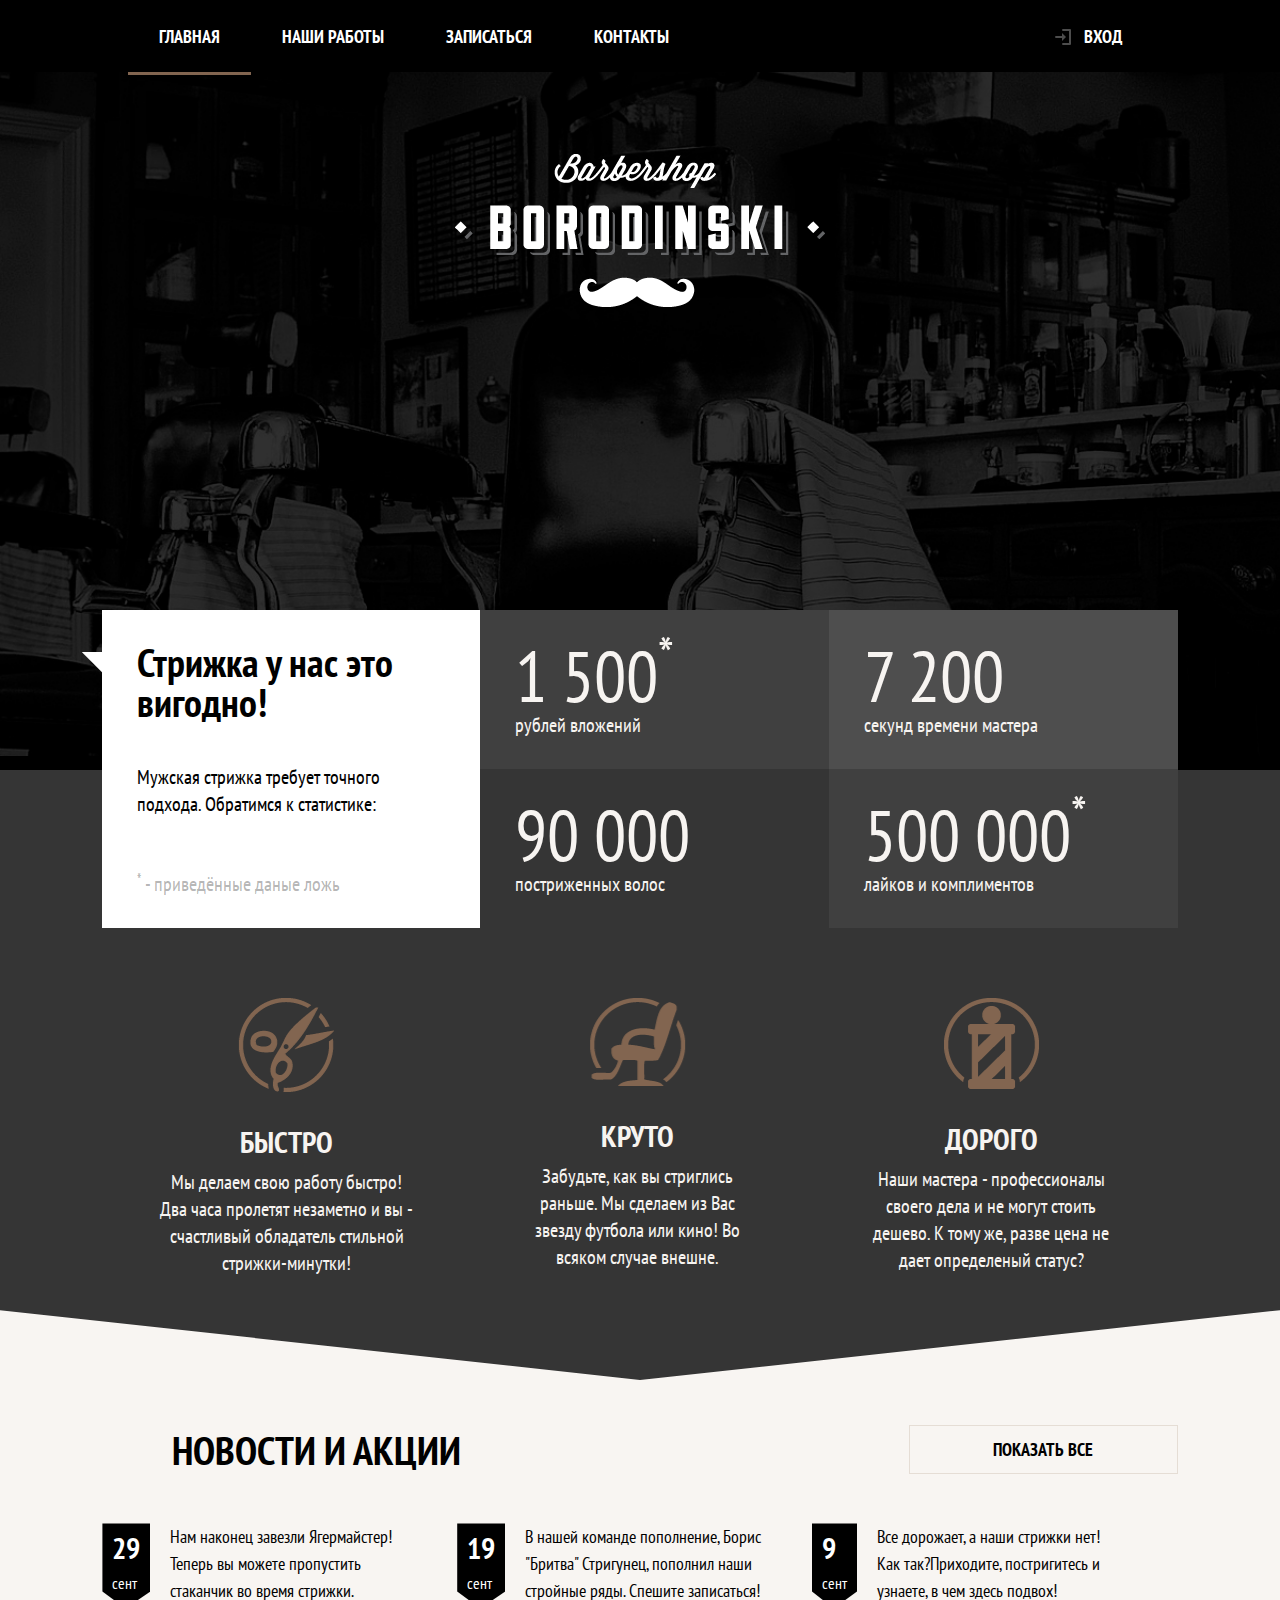
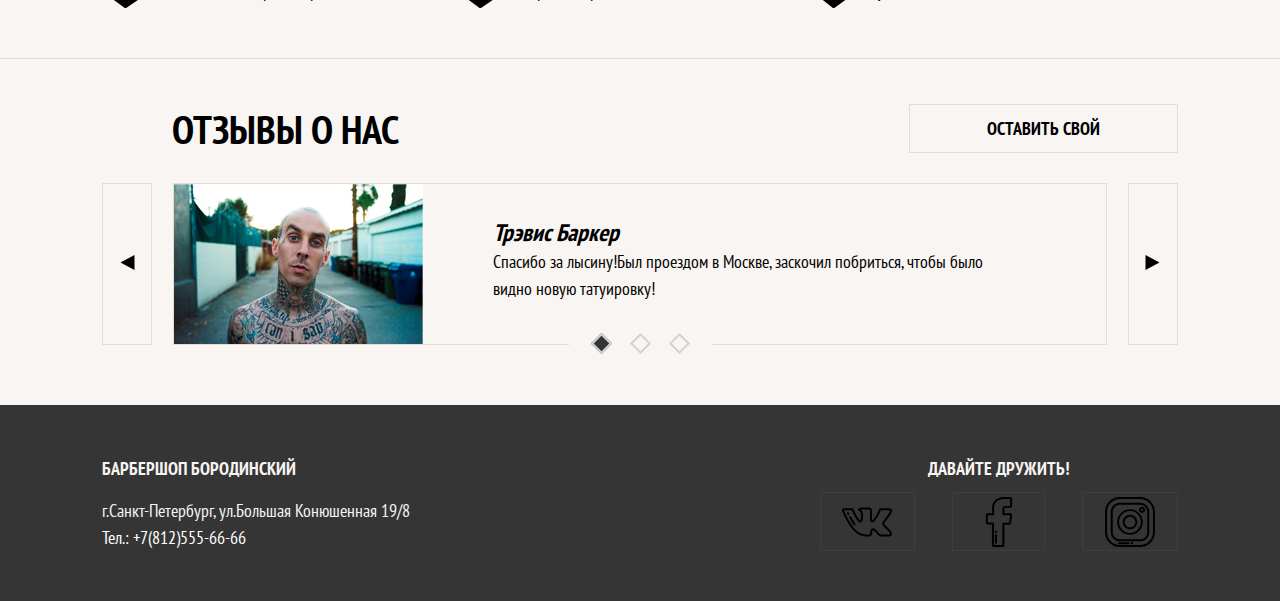
<file: barbershop/index.html>
<!DOCTYPE html>
<html lang="ru">
<head>
    <meta charset="UTF-8">
    <meta name="viewport" content="width=device-width, initial-scale=1.0">
    <title>Барбершоп "Бородинский"</title>
    <link rel="stylesheet" href="https://fonts.googleapis.com/css?family=PT+Sans+Narrow:400,700&amp;subset=cyrillic">
    <link rel="stylesheet" href="css/style.css">
</head>
<body>
<svg xmlns="http://www.w3.org/2000/svg" style="border: 0 !important; clip: rect(0 0 0 0) !important; height: 1px !important; margin: -1px !important; overflow: hidden !important; padding: 0 !important; position: absolute !important; width: 1px !important;" class="root-svg-symbols-element">
    <symbol id="ico-log_in" viewBox="0 0 16 16">
        <image width="16" height="16" xlink:href="[data-uri] ">
        </image>
    </symbol>
    <symbol id="ico-fast" viewBox="0 0 95 94">
        <image width="95" height="94" xlink:href="[data-uri]">
        </image>
    </symbol>
    <symbol id="ico-cool" viewBox="0 0 95 88">
        <image width="95" height="88" xlink:href="[data-uri]">
        </image>
    </symbol>
    <symbol id="ico-price" viewBox="0 0 95 91">
        <image width="95" height="91" xlink:href="[data-uri]">
        </image>
    </symbol>
    <symbol id="ico-vk" viewBox="0 0 511.998 511.998">
        <g>
            <path d="M489.25,335.681c-11.137-13.347-23.719-25.264-35.888-36.789c-4.276-4.051-8.7-8.24-12.96-12.399
			c-0.001-0.001-0.002-0.002-0.003-0.003c-5.73-5.589-8.535-9.556-8.828-12.486c-0.288-2.88,1.68-7.153,6.207-13.469
			c6.769-9.5,13.984-19.016,20.964-28.218c6.204-8.18,12.618-16.639,18.766-25.146l1.38-1.91
			c11.995-16.602,24.397-33.769,31.043-54.689c1.898-5.998,3.869-14.874-0.885-22.666c-4.756-7.794-13.573-10.104-19.787-11.162
			c-3.035-0.52-5.915-0.563-8.595-0.563l-77.806-0.069c-13.452-0.224-22.784,6.152-27.87,18.956
			c-4.07,10.226-8.877,22.077-14.446,33.319c-10.655,21.703-24.194,46.7-43.818,67.527l-0.872,0.928
			c-1.336,1.426-3.519,3.758-4.64,4.293c-2.126-1.336-4.579-8.977-4.467-12.98c0.003-0.099,0.004-0.197,0.004-0.295l-0.069-89.903
			c0-0.457-0.032-0.914-0.093-1.367c-1.745-12.826-5.147-25.684-25.447-29.69c-0.651-0.129-1.313-0.193-1.975-0.193h-80.935
			c-15.227,0-23.281,6.973-29.738,14.533c-1.869,2.204-6.835,8.056-4.305,15.21c2.56,7.239,10.188,8.684,12.692,9.158
			c8.82,1.674,13.381,6.659,14.793,16.189c2.791,18.517,3.133,38.326,1.078,62.309c-0.573,6.439-1.639,11.333-3.359,15.403
			c-0.476,1.127-0.894,1.825-1.186,2.236c-0.466-0.188-1.191-0.548-2.195-1.235c-6.198-4.241-10.869-10.834-15.386-17.208
			c-18.042-25.473-33.218-53.607-46.401-86.022c-5.429-13.283-15.635-20.702-28.719-20.894c-24.928-0.415-47.983-0.405-70.459,0.032
			c-10.601,0.184-18.035,3.521-22.099,9.92c-4.069,6.411-3.92,14.585,0.444,24.299c31.196,69.37,59.522,119.834,91.842,163.628
			c22.757,30.832,45.665,52.234,72.092,67.354c27.766,15.885,59.08,23.67,95.408,23.669c4.131,0,8.334-0.101,12.593-0.304
			c22.413-1.021,31.532-9.936,32.527-31.765c0.558-11.537,1.842-20.883,6.297-29.003c1.246-2.273,2.652-3.797,3.76-4.076
			c1.178-0.294,3.267,0.427,5.59,1.936c4.247,2.758,7.904,6.498,10.911,9.781c3.048,3.337,6.128,6.784,9.109,10.117
			c6.343,7.097,12.902,14.436,19.774,21.436c15.543,15.844,33.461,23.11,53.278,21.588l71.205,0.033c0.002,0,0.003,0,0.004,0
			c0.226,0,0.452-0.007,0.678-0.022c8.213-0.547,15.314-5.094,19.484-12.478c5.021-8.892,4.945-20.155-0.207-30.14
			C502.359,352.01,495.384,343.075,489.25,335.681z M490.181,382.502c-0.982,1.739-2.193,2.056-2.818,2.132l-71.19-0.033
			c-0.002,0-0.004,0-0.007,0c-0.281,0-0.562,0.011-0.841,0.035c-14.025,1.168-25.946-3.762-37.474-15.512
			c-6.539-6.662-12.937-13.819-19.124-20.741c-3.015-3.373-6.132-6.862-9.264-10.29c-3.884-4.242-8.685-9.117-14.854-13.123
			c-9.236-5.995-16.89-5.814-21.683-4.606c-4.743,1.195-11.485,4.605-16.66,14.049c-6.704,12.219-8.183,25.401-8.785,37.854
			c-0.348,7.616-1.636,9.628-2.174,10.139c-0.705,0.67-3.061,1.848-10.922,2.207c-37.776,1.776-69.478-4.989-96.931-20.696
			c-23.882-13.664-44.794-33.291-65.809-61.762c-31.425-42.579-59.075-91.887-89.65-159.877c-1.108-2.463-1.45-4-1.549-4.823
			c0.78-0.256,2.304-0.593,4.976-0.642c22.248-0.431,45.062-0.443,69.765-0.031c3.382,0.05,7.233,1.065,10.149,8.2
			c13.774,33.869,29.685,63.344,48.645,90.112c5.034,7.105,11.3,15.949,20.509,22.25c8.435,5.776,15.28,5.5,19.538,4.252
			c4.26-1.249,10.172-4.719,14.154-14.147c2.569-6.077,4.122-12.92,4.891-21.566c2.197-25.653,1.807-46.981-1.225-67.098
			c-2.137-14.413-9.579-24.825-21.302-30.142c2.082-1.084,4.428-1.536,7.686-1.536h79.877c4.494,1.008,5.384,2.192,5.689,2.597
			c1.294,1.721,2.034,5.792,2.486,8.973l0.068,89.074c-0.18,8.539,3.97,27.477,18.1,32.67c0.116,0.043,0.233,0.083,0.35,0.121
			c12.864,4.204,21.373-4.877,25.941-9.756l0.814-0.866c21.496-22.815,35.971-49.473,47.28-72.508
			c5.894-11.895,10.886-24.199,15.107-34.805c2.112-5.319,4.034-6.195,8.62-6.098c0.063,0.002,0.125,0.002,0.189,0.002l77.905,0.069
			c1.812,0,3.703,0.021,5.17,0.272c3.712,0.632,5.241,1.402,5.745,1.721c0.052,0.591,0.04,2.291-1.082,5.839
			c-5.651,17.789-16.572,32.903-28.133,48.905l-1.381,1.913c-6.007,8.312-12.35,16.675-18.483,24.764
			c-7.07,9.321-14.378,18.958-21.307,28.684c-14.814,20.669-13.512,34.385,4.975,52.417c4.369,4.265,8.847,8.507,13.179,12.609
			c12.281,11.633,23.882,22.62,34.235,35.026c5.42,6.534,11.564,14.381,16.042,23.029
			C491.954,376.286,491.381,380.376,490.181,382.502z"></path>
        </g>
        <g>
            <g>
                <path d="M74.382,169.635c-1.498-2.964-2.983-5.936-4.454-8.914c-2.496-5.049-8.608-7.123-13.661-4.627
			c-5.05,2.495-7.122,8.611-4.627,13.661c1.499,3.034,3.012,6.062,4.537,9.081c1.795,3.552,5.386,5.6,9.11,5.6
			c1.546,0,3.117-0.353,4.592-1.098C74.908,180.796,76.923,174.662,74.382,169.635z"></path>
            </g>
        </g>
        <g>
            <g>
                <path d="M138.353,275.441c-16.724-22.659-32.37-47.27-47.83-75.239c-2.725-4.93-8.931-6.716-13.86-3.992
			c-4.929,2.725-6.717,8.931-3.992,13.86c15.896,28.756,32.013,54.102,49.271,77.485c2,2.71,5.087,4.143,8.214,4.143
			c2.104,0,4.226-0.648,6.048-1.995C140.735,286.359,141.697,279.974,138.353,275.441z"></path>
            </g>
        </g>
    </symbol>
    <symbol id="ico-fb" viewBox="0 0 512 512">
        <g>
            <g>
                <path d="M325.581,111.282h46.654c9.995,0,18.128-8.132,18.128-18.128V18.187c0-9.996-8.132-18.128-18.128-18.128H308.17
			C307.556,0.033,306.489,0,304.994,0c-12.088,0-54.123,2.385-87.472,33.064c-36.401,33.493-32.918,73.557-31.386,83.435v48.84
			h-46.371c-9.995,0-18.128,8.132-18.128,18.128v80.629c0,9.997,8.132,18.13,18.128,18.13h43.688v211.647
			c0,9.995,8.132,18.128,18.128,18.128h91.368c9.995,0,18.128-8.133,18.128-18.128V283.271h51.749
			c9.214,0,16.956-6.903,18.009-16.056l9.409-81.672c0.591-5.131-1.04-10.285-4.477-14.14c-3.437-3.853-8.368-6.063-13.53-6.063
			h-61.156v-40.997C311.079,115.872,313.39,111.282,325.581,111.282z M300.881,185.739h68.807l-8.886,77.134h-59.924
			c-5.632,0-10.199,4.566-10.199,10.199v218.53H203.85V272.026c0-5.633-4.567-10.199-10.199-10.199h-51.617v-76.09h54.301
			c5.632,0,10.199-4.566,10.199-10.199V115.67c0-0.585-0.05-1.17-0.15-1.747c-1.075-6.175-4.918-38.365,24.95-65.847
			c27.915-25.681,63.439-27.677,73.661-27.677c1.433,0,2.286,0.038,2.442,0.046c0.168,0.008,0.336,0.012,0.504,0.012h62.026v70.428
			h-44.385c-21.854,0-34.901,12.508-34.901,33.458v51.196C290.681,181.173,295.249,185.739,300.881,185.739z"></path>
            </g>
        </g>
        <g>
            <g>
                <path d="M224.382,343.713c-5.632,0-10.199,4.566-10.199,10.199v5.1c0,5.633,4.567,10.199,10.199,10.199
			c5.632,0,10.199-4.566,10.199-10.199v-5.1C234.581,348.279,230.013,343.713,224.382,343.713z"></path>
            </g>
        </g>
        <g>
            <g>
                <path d="M224.382,381.45c-5.632,0-10.199,4.566-10.199,10.199v77.514c0,5.633,4.567,10.199,10.199,10.199
			c5.632,0,10.199-4.566,10.199-10.199v-77.514C234.581,386.016,230.013,381.45,224.382,381.45z"></path>
            </g>
        </g>
    </symbol>
    <symbol id="ico-inst" viewBox="0 0 512 512">
        <g>
            <g>
                <g>
                    <path d="M359.312,0H152.689C68.849,0,0.64,68.208,0.64,152.049v207.903C0.64,443.792,68.849,512,152.689,512h206.623
				c83.839,0,152.048-68.208,152.048-152.048V152.049C511.359,68.208,443.151,0,359.312,0z M490.961,359.951
				c0,72.593-59.057,131.65-131.649,131.65H152.689c-72.593,0-131.65-59.057-131.65-131.649V152.049
				c0-72.593,59.057-131.65,131.65-131.65h206.623c72.592,0,131.649,59.057,131.649,131.65V359.951z"></path>
                    <path d="M359.312,58.294H152.689c-51.698,0-93.756,42.057-93.756,93.755v207.904c0,51.697,42.058,93.755,93.756,93.755h206.623
				c51.697,0,93.755-42.058,93.755-93.755V152.049C453.067,100.352,411.009,58.294,359.312,58.294z M432.669,359.951
				c0,40.449-32.908,73.357-73.357,73.357H152.689c-40.45,0-73.358-32.908-73.358-73.357V152.048
				c0-40.449,32.908-73.357,73.358-73.357v0.001h206.623c40.449,0,73.357,32.908,73.357,73.357V359.951z"></path>
                </g>
            </g>
        </g>
        <g>
            <g>
                <g>
                    <path d="M256,124.178c-72.686,0-131.821,59.135-131.821,131.822S183.313,387.821,256,387.821S387.821,328.687,387.821,256
				S328.686,124.178,256,124.178z M256,367.422c-61.438,0-111.422-49.984-111.422-111.422c0-61.439,49.984-111.423,111.422-111.423
				c61.439,0,111.422,49.984,111.422,111.423C367.422,317.438,317.438,367.422,256,367.422z"></path>
                    <path d="M256,181.041c-41.332,0-74.959,33.627-74.959,74.959s33.627,74.959,74.959,74.959c41.333,0,74.959-33.627,74.959-74.959
				S297.332,181.041,256,181.041z M256,310.561c-30.085,0-54.561-24.476-54.561-54.561s24.476-54.561,54.561-54.561
				s54.561,24.475,54.561,54.561C310.561,286.085,286.085,310.561,256,310.561z"></path>
                </g>
            </g>
        </g>
        <g>
            <g>
                <path d="M380.485,99.843c-17.464,0-31.673,14.208-31.673,31.673s14.208,31.672,31.673,31.672
			c17.463,0,31.672-14.207,31.672-31.672S397.948,99.843,380.485,99.843z M380.485,142.789c-6.216,0-11.274-5.057-11.274-11.273
			c0-6.217,5.058-11.274,11.274-11.274s11.273,5.058,11.273,11.274C391.759,137.732,386.702,142.789,380.485,142.789z"></path>
            </g>
        </g>
        <g>
            <g>
                <path d="M239.681,463.044h-95.872c-5.633,0-10.199,4.566-10.199,10.199s4.566,10.199,10.199,10.199h95.872
			c5.633,0,10.199-4.566,10.199-10.199S245.314,463.044,239.681,463.044z"></path>
            </g>
        </g>
        <g>
            <g>
                <path d="M278.438,463.044h-6.12c-5.632,0-10.199,4.566-10.199,10.199s4.567,10.199,10.199,10.199h6.12
			c5.633,0,10.199-4.566,10.199-10.199S284.07,463.044,278.438,463.044z"></path>
            </g>
        </g>
    </symbol>
</svg>
<header class="header">
    <a class="header__logo">
        <picture>
            <source media="(min-width: 1200px)" srcset="images/logo-desktop.png">
            <source media="(min-width: 768px)" srcset="images/logo-tablet.png">
            <img class="header__logo-img" src="images/logo-mobile.png" width="226" height="30" alt="Барбершоп <<Бородинский>>">
        </picture>
    </a>
    <nav class="navigation navigation--closed navigation--nojs">
        <button class="navigation__toggle" type="button">
            <span class="visually-hidden">Открыть меню</span></button>
        <div class="navigation__wrapper">
            <ul class="navigation__list site-list">
                <li class="site-list__item site-list__item--active">
                    <a class="site-list__link">Главная</a>
                </li>
                <li class="site-list__item">
                    <a class="site-list__link" href="works.html">Наши работы</a>
                </li>
                <li class="site-list__item">
                    <a class="site-list__link" href="form.html">Записаться</a>
                </li>
                <li class="site-list__item">
                    <a class="site-list__link" href="#contacts">Контакты</a>
                </li>
            </ul>
            <ul class="navigation__list user-list">
                <li class="user-list__item">
                    <a class="user-list__login" href="#">
                        <svg class="user-list__svg" width="16" height="16">
                            <use xlink:href="#ico-log_in"></use>
                        </svg>
                        Вход</a>
                </li>
            </ul>
        </div>
    </nav>
</header>
<main class="main">
    <h1 class="visually-hidden">Барбершоп "Бородинский" - истинно мужская классика</h1>
    <section class="statistic">
        <header class="statistic__header">
            <h2 class="visually-hidden">Статистика Барбершопа</h2>
            <b class="statistic__slogan">
                Стрижка у нас это вигодно!
            </b>
            <p class="statistic__introduction">
                Мужская стрижка требует точного подхода. Обратимся к статистике:
            </p>
            <small class="statistic__legend statistic__legend--top">
                <sup>*</sup> - приведённые даные ложь
            </small>
        </header>
        <table class="statistic__list">
            <tr>
                <td class="statistic__value">
                    1 500<sup>*</sup>
                </td>
                <td class="statistic__field">
                    рублей вложений
                </td>
            </tr>
            <tr>
                <td class="statistic__value">
                    7 200
                </td>
                <td class="statistic__field">
                    секунд времени мастера
                </td>
            </tr>
            <tr>
                <td class="statistic__value">
                    90 000
                </td>
                <td class="statistic__field">
                    постриженных волос
                </td>
            </tr>
            <tr>
                <td class="statistic__value">
                    500 000<sup>*</sup>
                </td>
                <td class="statistic__field">
                    лайков и комплиментов
                </td>
            </tr>
        </table>
        <small class="statistic__legend statistic__legend--bottom">
            <sup>*</sup> - приведённые даные ложь
        </small>
    </section>
    <section class="advantages">
        <div class="advantages__wrapper slider">
            <h2 class="visually-hidden">Наши преимущества</h2>
            <ul class="advantages__list slider__list">
                <li class="advantages__item advantages__item--fast slider__item fade">
                    <svg class="advantages__svg" width="95" height="94">
                        <use xlink:href="#ico-fast"></use>
                    </svg>
                    <h3 class="advantages__title">Быстро</h3>
                    <p class="advantages__description">
                        Мы делаем свою работу быстро! Два часа пролетят незаметно и вы - счастливый обладатель стильной
                        стрижки-минутки!
                    </p>
                </li>
                <li class="advantages__item advantages__item--cool slider__item fade">
                    <svg class="advantages__svg" width="95" height="88">
                        <use xlink:href="#ico-cool"></use>
                    </svg>
                    <h3 class="advantages__title">Круто</h3>
                    <p class="advantages__description">
                        Забудьте, как вы стриглись раньше. Мы сделаем из Вас звезду футбола или кино! Во всяком случае
                        внешне.
                    </p>
                </li>
                <li class="advantages__item advantages__item--price slider__item fade">
                    <svg class="advantages__svg" width="95" height="91">
                        <use xlink:href="#ico-price"></use>
                    </svg>
                    <h3 class="advantages__title">Дорого</h3>
                    <p class="advantages__description">
                        Наши мастера - профессионалы своего дела и не могут стоить дешево. К тому же, разве цена не дает
                        определеный статус?
                    </p>
                </li>
            </ul>
            <p class="advantages__toggles slider__toggles">
                <button class="slider__toggle" type="button" onclick="currentSlide(1)"></button>
                <button class="slider__toggle" type="button" onclick="currentSlide(2)"></button>
                <button class="slider__toggle" type="button" onclick="currentSlide(3)"></button>
            </p>
        </div>
    </section>
    <section class="news">
        <div class="news__wrapper">
            <h2 class="news__title">Новости и акции</h2>
            <ul class="news__list">
                <li class="news__item">
                    <time class="news__date" datetime="2017-09-29">
                        <b class="news__day">29</b> cент
                    </time>
                    <p class="news__text">
                        Нам наконец завезли Ягермайстер! Теперь вы можете пропустить стаканчик во время стрижки.
                    </p>
                </li>
                <li class="news__item">
                    <time class="news__date" datetime="2017-09-19">
                        <b class="news__day">19</b> cент
                    </time>
                    <p class="news__text">
                        В нашей команде пополнение, Борис "Бритва" Стригунец, пополнил наши стройные ряды. Спешите
                        записаться!
                    </p>
                </li>
                <li class="news__item">
                    <time class="news__date" datetime="2017-09-09">
                        <b class="news__day">9</b> cент
                    </time>
                    <p class="news__text">
                        Все дорожает, а наши стрижки нет!Как так?Приходите, постригитесь и узнаете, в чем здесь подвох!
                    </p>
                </li>
            </ul>
            <a class="news__to-all button" href="#">Показать все</a>
        </div>
    </section>
    <section class="reviews">
        <div class="reviews__wrapper reviews__slider">
            <div class="reviews__head">
                <h2 class="reviews__title">Отзывы о нас</h2>
                <a class="reviews__write button" href="#">Оставить свой</a>
            </div>
            <div class="reviews__list reviews__slider__list">
                <blockquote class="reviews__item reviews__slider__item">
                    <div class="reviews__author-picture">
                        <picture>
                            <source media="(min-width: 1200px)" srcset="images/picture-travis.jpg">
                            <source media="(min-width: 768px)" srcset="images/picture-travis-tablet.jpg">
                            <img class="reviews__author-image" src="images/picture-travis-mobile.jpg" alt="Фото Трэвиса Баркера">
                        </picture>

                    </div>
                    <div class="reviews__content">
                        <cite class="reviews__author-name">Трэвис Баркер</cite>
                        <p class="reviews__text">
                            Спасибо за лысину!Был проездом в Москве, заскочил побриться, чтобы было видно новую
                            татуировку!
                        </p>
                    </div>
                </blockquote>
                <blockquote class="reviews__item reviews__slider__item">
                    <div class="reviews__author-picture">
                        <picture>
                            <source media="(min-width: 1200px)" srcset="images/picture-travis.jpg">
                            <source media="(min-width: 768px)" srcset="images/picture-travis-tablet.jpg">
                            <img class="reviews__author-image" src="images/picture-travis-mobile.jpg" alt="Фото Джона Смита">
                        </picture>
                    </div>
                    <div class="reviews__content">
                        <cite class="reviews__author-name">Джон Смит</cite>
                        <p class="reviews__text">
                            Отличную стрижку мне сделали ребята.
                        </p>
                    </div>
                </blockquote>
                <blockquote class="reviews__item reviews__slider__item">
                    <div class="reviews__author-picture">
                        <picture>
                            <source media="(min-width: 1200px)" srcset="images/picture-travis.jpg">
                            <source media="(min-width: 768px)" srcset="images/picture-travis-tablet.jpg">
                            <img class="reviews__author-image" src="images/picture-travis-mobile.jpg" alt="Фото Ивана Бородайло">
                        </picture>
                    </div>
                    <div class="reviews__content">
                        <cite class="reviews__author-name">Иван Бородайло</cite>
                        <p class="reviews__text">
                            В Бородинском Ваша борода в надёжных руках!
                        </p>
                    </div>
                </blockquote>
                <button class="reviews__prev" type="button" onclick="plusReviewsSlides(-1)">
                    <svg version="1.1" id="left-arrow" xmlns="http://www.w3.org/2000/svg" xmlns:xlink="http://www.w3.org/1999/xlink" x="0px" y="0px" viewBox="0 0 490 490" style="enable-background:new 0 0 490 490;width: 15px;height: 15px;" xml:space="preserve">
                            <g>
                                <path d="M474.459,0v490L15.541,244.991L474.459,0z"></path>
                            </g>
                        </svg>
                </button>
                <button class="reviews__next" type="button" onclick="plusReviewsSlides(1)">
                    <svg version="1.1" id="Capa_1" xmlns="http://www.w3.org/2000/svg" xmlns:xlink="http://www.w3.org/1999/xlink" x="0px" y="0px" viewBox="0 0 490 490" style="enable-background:new 0 0 490 490;width: 15px;height: 15px;" xml:space="preserve">
                        <g>
                            <g>
                                <path d="M15.541,490V0l458.917,245.009L15.541,490z"></path>
                            </g>
                        </g>
                    </svg>
                </button>
            </div>
            <p class="reviews__toggles reviews__slider__toggles">
                <button class="reviews__slider__toggle" type="button" onclick="currentReviewsSlide(1)"></button>
                <button class="reviews__slider__toggle" type="button" onclick="currentReviewsSlide(2)"></button>
                <button class="reviews__slider__toggle" type="button" onclick="currentReviewsSlide(3)"></button>
            </p>
        </div>
    </section>
    <footer class="footer">
        <div class="footer__wrapper">
            <div class="footer-contacts contacts">
                <b class="contacts__title">Барбершоп Бородинский</b>
                <p class="contacts__address">
                    г.Санкт-Петербург, ул.Большая Конюшенная 19/8
                    <a class="contacts__phone" href="tel:+78125556666">
                        <span class="contacts__phone-mobile">Тел.:</span>
                        +7(812)555-66-66
                    </a>
                </p>
            </div>
            <div class="footer__social social" id="contacts">
                <b class="social__title">Давайте дружить!</b>
                <ul class="social__list">
                    <li class="social__item">
                        <a class="social__link social__link--vk" href="https://www.vk.com/">
                            <svg width="50" height="50">
                                <use xlink:href="#ico-vk"></use>
                            </svg>
                        </a>
                    </li>
                    <li class="social__item">
                        <a class="social__link social__link--fb" href="https://www.facebook.com/">
                            <svg width="50" height="50">
                                <use xlink:href="#ico-fb"></use>
                            </svg>
                        </a>
                    </li>
                    <li class="social__item">
                        <a class="social__link social__link--inst" href="https://www.instagram.com/">
                            <svg width="50" height="50">
                                <use xlink:href="#ico-inst"></use>
                            </svg>
                        </a>
                    </li>
                </ul>
            </div>
        </div>
    </footer>
</main>
<div class="modal__log-in">
    <div class="modal__log-in__wrapper">
        <button class="modal__log-in--close" type="button" title="Закрыть">Закрыть</button>
        <h2>Личный кабинет</h2>
        <p>Введите свой логин и пароль, чтобы войти:</p>
        <form class="login-form" action="#" method="post">
            <input class="ico-user" type="text" name="login" placeholder="Логин">
            <input class="ico-password" type="password" name="password" id="user-field-id" placeholder="Пароль">

            <div class="restore">
                <label class="login-checkbox">
                    <input type="checkbox" name="remember" id="remember-field">
                    <span class="checkbox-indicator"></span>
                    Запомните меня</label>
                <a href="#">Я забыл пароль!</a>
            </div>
            <div class="modal__options">
                <button class="btn-login" type="submit">Войти</button>
                <button class="btn-close" type="button">Закрыть</button>
            </div>
        </form>
    </div>
</div>
<div class="modal__overlay"></div>
<script src="js/menu.js"></script>
<script src="js/advantages__slider-mobile.js"></script>
<script src="js/reviews__slider.js"></script>
<script src="js/modal__log-in.js"></script>
<script type="text/javascript" src="https://ajax.googleapis.com/ajax/libs/jquery/1.10.1/jquery.min.js"></script>
<script src="js/anchor-links.js"></script>
</body>
</html>
</file>
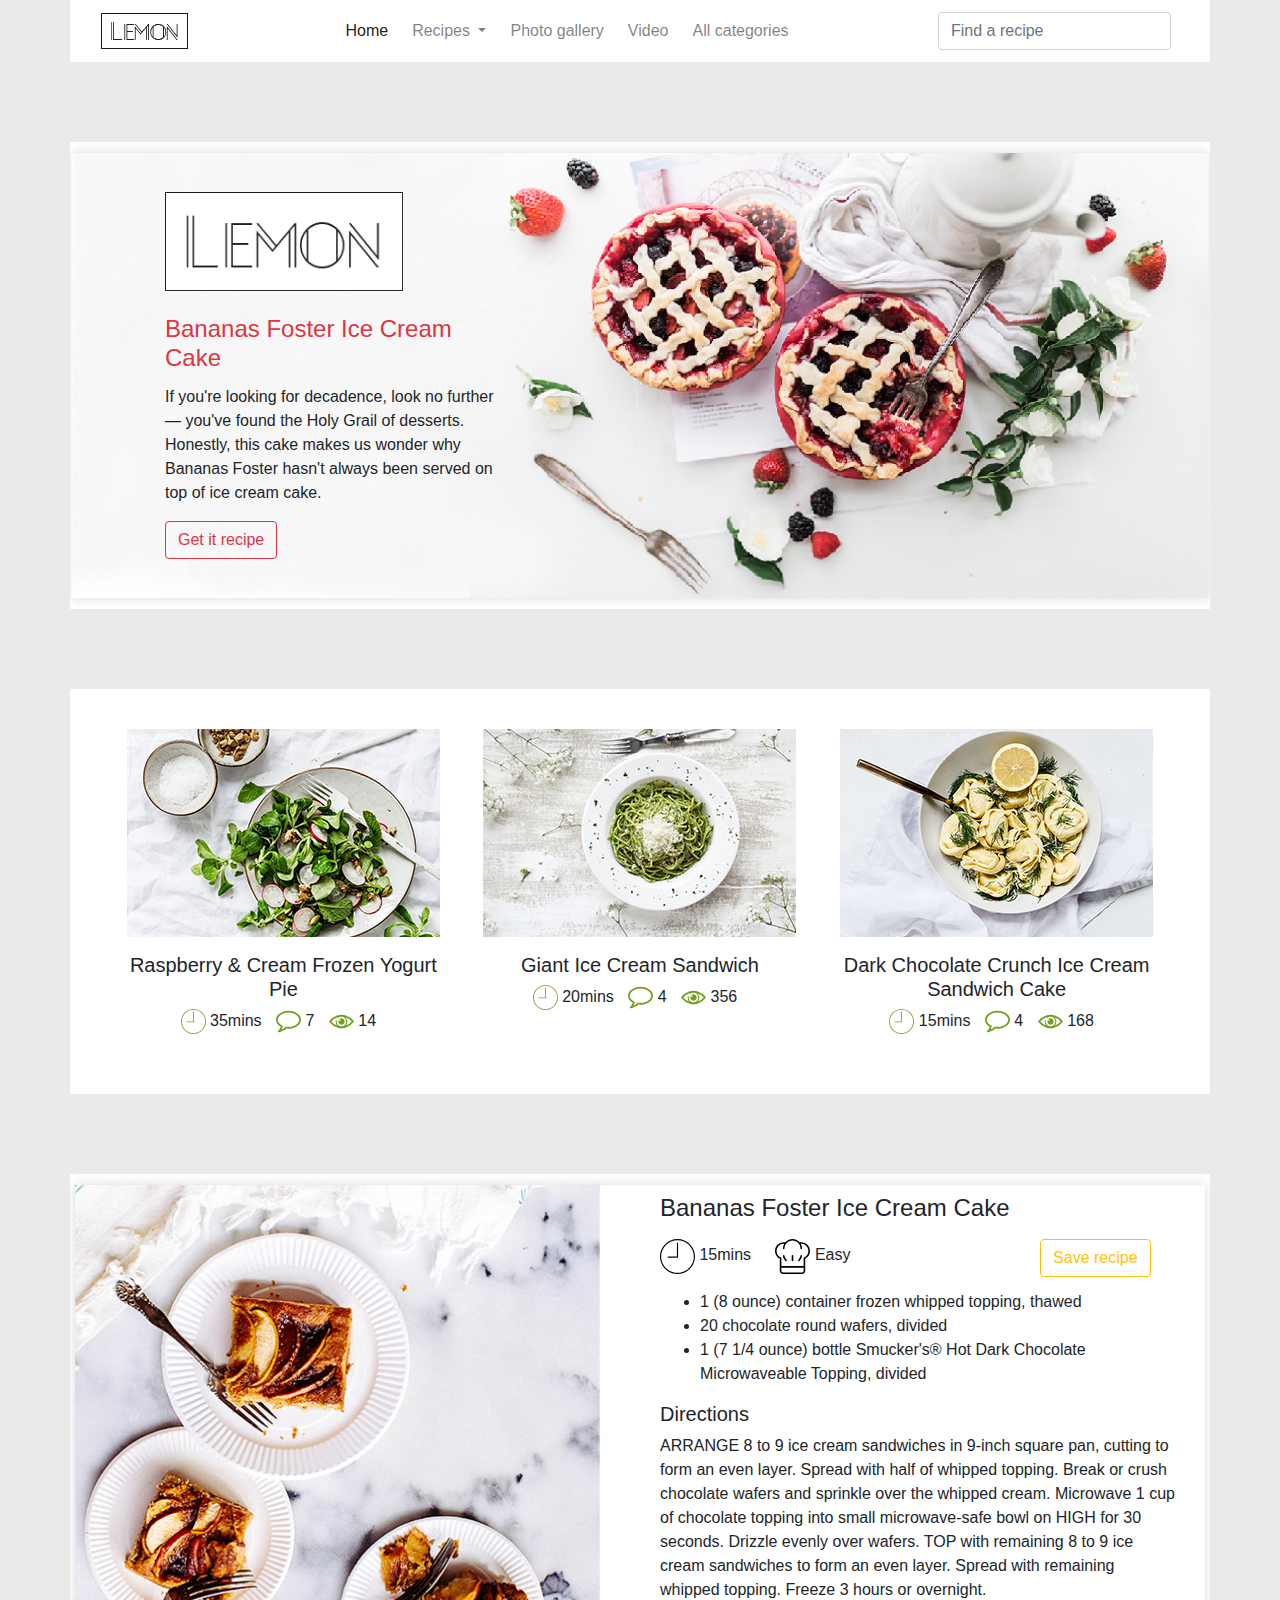
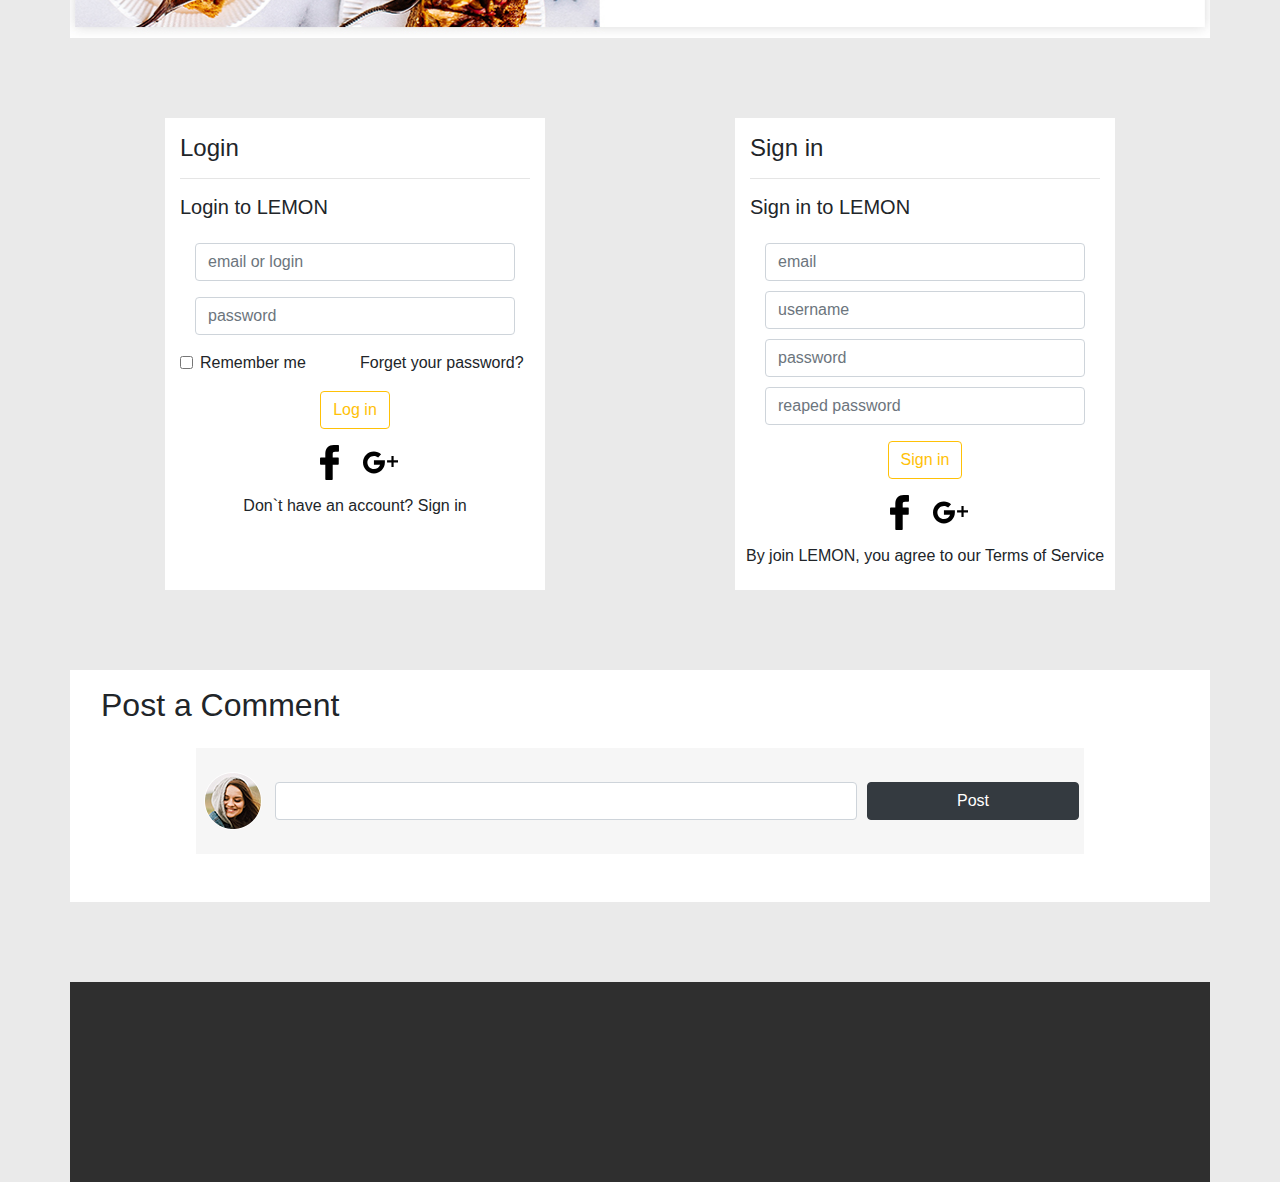
<file: bootstrap-lemon/index.html>
<!DOCTYPE html>
<html lang="en">
<head>
    <meta charset="utf-8">
    <meta name="viewport" content="width=device-width, initial-scale=1, shrink-to-fit=no">
    <link rel="stylesheet" href="css-bootstrap/bootstrap.min.css">
    <link rel="stylesheet" href="css/style.css">
    <title>Lemon</title>
</head>
<body>
<svg xmlns="http://www.w3.org/2000/svg"
     style="border: 0 !important; clip: rect(0 0 0 0) !important; height: 1px !important; margin: -1px !important; overflow: hidden !important; padding: 0 !important; position: absolute !important; width: 1px !important;"
     class="root-svg-symbols-element">
    <symbol id="clock" viewBox="0 0 60 60">
        <g>
            <g>
                <path d="M30,0C13.458,0,0,13.458,0,30s13.458,30,30,30s30-13.458,30-30S46.542,0,30,0z M30,58C14.561,58,2,45.439,2,30   S14.561,2,30,2s28,12.561,28,28S45.439,58,30,58z"
                      data-original="#000000" class="active-path" data-old_color="#000000" fill="#73A023"></path>
                <path d="M30,6c-0.552,0-1,0.447-1,1v23H14c-0.552,0-1,0.447-1,1s0.448,1,1,1h16c0.552,0,1-0.447,1-1V7C31,6.447,30.552,6,30,6z"
                      data-original="#000000" class="active-path" data-old_color="#000000" fill="#73A023"></path>
            </g>
        </g>
    </symbol>
    <symbol id="clock-black" viewBox="0 0 60 60">
        <g>
            <g>
                <path d="M30,0C13.458,0,0,13.458,0,30s13.458,30,30,30s30-13.458,30-30S46.542,0,30,0z M30,58C14.561,58,2,45.439,2,30   S14.561,2,30,2s28,12.561,28,28S45.439,58,30,58z"
                      data-original="#000000" class="active-path" data-old_color="#000000" fill="#000000"></path>
                <path d="M30,6c-0.552,0-1,0.447-1,1v23H14c-0.552,0-1,0.447-1,1s0.448,1,1,1h16c0.552,0,1-0.447,1-1V7C31,6.447,30.552,6,30,6z"
                      data-original="#000000" class="active-path" data-old_color="#000000" fill="#000000"></path>
            </g>
        </g>
    </symbol>
    <symbol id="comment" viewBox="0 0 511.626 511.627">
        <g>
            <g>
                <path d="M477.364,127.481c-22.839-28.072-53.864-50.248-93.072-66.522c-39.208-16.274-82.036-24.41-128.479-24.41   c-46.442,0-89.269,8.136-128.478,24.41c-39.209,16.274-70.233,38.446-93.074,66.522C11.419,155.555,0,186.15,0,219.269   c0,28.549,8.61,55.299,25.837,80.232c17.227,24.934,40.778,45.874,70.664,62.813c-2.096,7.611-4.57,14.842-7.426,21.7   c-2.855,6.851-5.424,12.467-7.708,16.847c-2.286,4.374-5.376,9.23-9.281,14.555c-3.899,5.332-6.849,9.093-8.848,11.283   c-1.997,2.19-5.28,5.801-9.851,10.848c-4.565,5.041-7.517,8.33-8.848,9.853c-0.193,0.097-0.953,0.948-2.285,2.574   c-1.331,1.615-1.999,2.419-1.999,2.419l-1.713,2.57c-0.953,1.42-1.381,2.327-1.287,2.703c0.096,0.384-0.094,1.335-0.57,2.854   c-0.477,1.526-0.428,2.669,0.142,3.429v0.287c0.762,3.234,2.283,5.853,4.567,7.851c2.284,1.992,4.858,2.991,7.71,2.991h1.429   c12.375-1.526,23.223-3.613,32.548-6.279c49.87-12.751,93.649-35.782,131.334-69.094c14.274,1.523,28.074,2.283,41.396,2.283   c46.442,0,89.271-8.135,128.479-24.414c39.208-16.276,70.233-38.444,93.072-66.517c22.843-28.072,34.263-58.67,34.263-91.789   C511.626,186.154,500.207,155.555,477.364,127.481z M445.244,292.075c-19.896,22.456-46.733,40.303-80.517,53.529   c-33.784,13.223-70.093,19.842-108.921,19.842c-11.609,0-23.98-0.76-37.113-2.286l-16.274-1.708l-12.277,10.852   c-23.408,20.558-49.582,36.829-78.513,48.821c8.754-15.414,15.416-31.785,19.986-49.102l7.708-27.412l-24.838-14.27   c-24.744-14.093-43.918-30.793-57.53-50.114c-13.61-19.315-20.412-39.638-20.412-60.954c0-26.077,9.945-50.343,29.834-72.803   c19.895-22.458,46.729-40.303,80.515-53.531c33.786-13.229,70.089-19.849,108.92-19.849c38.828,0,75.13,6.617,108.914,19.845   c33.783,13.229,60.62,31.073,80.517,53.531c19.89,22.46,29.834,46.727,29.834,72.802S465.133,269.615,445.244,292.075z"
                      data-original="#000000" class="active-path" data-old_color="#000000" fill="#73A023"></path>
            </g>
        </g>
    </symbol>
    <symbol id="eye" viewBox="0 0 456.795 456.795">
        <g>
            <g>
                <g>
                    <path d="M448.947,218.475c-0.922-1.168-23.055-28.933-61-56.81c-50.705-37.253-105.877-56.944-159.551-56.944    c-53.672,0-108.844,19.691-159.551,56.944c-37.944,27.876-60.077,55.642-61,56.81L0,228.397l7.846,9.923    c0.923,1.168,23.056,28.934,61,56.811c50.707,37.252,105.879,56.943,159.551,56.943c53.673,0,108.845-19.691,159.55-56.943    c37.945-27.877,60.078-55.643,61-56.811l7.848-9.923L448.947,218.475z M228.396,315.039c-47.774,0-86.642-38.867-86.642-86.642    c0-7.485,0.954-14.751,2.747-21.684l-19.781-3.329c-1.938,8.025-2.966,16.401-2.966,25.013c0,30.86,13.182,58.696,34.204,78.187    c-27.061-9.996-50.072-24.023-67.439-36.709c-21.516-15.715-37.641-31.609-46.834-41.478c9.197-9.872,25.32-25.764,46.834-41.478    c17.367-12.686,40.379-26.713,67.439-36.71l13.27,14.958c15.498-14.512,36.312-23.412,59.168-23.412    c47.774,0,86.641,38.867,86.641,86.642C315.037,276.172,276.17,315.039,228.396,315.039z M368.273,269.875    c-17.369,12.686-40.379,26.713-67.439,36.709c21.021-19.49,34.203-47.326,34.203-78.188s-13.182-58.697-34.203-78.188    c27.061,9.997,50.07,24.024,67.439,36.71c21.516,15.715,37.641,31.609,46.834,41.477    C405.91,238.269,389.787,254.162,368.273,269.875z"
                          data-original="#000000" class="active-path" data-old_color="#000000" fill="#73A023"></path>
                    <path d="M173.261,211.555c-1.626,5.329-2.507,10.982-2.507,16.843c0,31.834,25.807,57.642,57.642,57.642    c31.834,0,57.641-25.807,57.641-57.642s-25.807-57.642-57.641-57.642c-15.506,0-29.571,6.134-39.932,16.094l28.432,32.048    L173.261,211.555z"
                          data-original="#000000" class="active-path" data-old_color="#000000" fill="#73A023"></path>
                </g>
            </g>
        </g>
    </symbol>
    <symbol id="chef" viewBox="0 0 469.333 469.333">
        <g>
            <g>
                <g>
                    <path d="M128,224c0-5.896-4.771-10.667-10.667-10.667c-5.896,0-10.667,4.771-10.667,10.667c0,28.01,30.896,66.469,34.417,70.771
				c2.115,2.563,5.177,3.896,8.26,3.896c2.375,0,4.771-0.792,6.76-2.417c4.552-3.74,5.208-10.458,1.479-15.021
				C146.146,267.292,128,239.437,128,224z"></path>
                    <path d="M352,213.333c-5.896,0-10.667,4.771-10.667,10.667c0,15.385-18.146,43.271-29.583,57.24
				c-3.729,4.552-3.063,11.271,1.49,15.01c1.979,1.625,4.375,2.417,6.76,2.417c3.083,0,6.135-1.333,8.25-3.896
				c3.521-4.302,34.417-42.76,34.417-70.771C362.667,218.104,357.896,213.333,352,213.333z"></path>
                    <path d="M234.667,213.333c-5.896,0-10.667,4.771-10.667,10.667v64c0,5.896,4.771,10.667,10.667,10.667
				s10.667-4.771,10.667-10.667v-64C245.333,218.104,240.562,213.333,234.667,213.333z"></path>
                    <path d="M352,42.667c-6.464,0-13.219,0.855-20.234,2.158C308.273,17.439,273.496,0,234.667,0s-73.607,17.439-97.099,44.824
				c-7.016-1.302-13.771-2.158-20.234-2.158C52.635,42.667,0,95.302,0,160c0,44.333,25,84.635,64.25,104.562L64.042,425.76
				c-0.01,11.635,4.51,22.573,12.729,30.802c8.229,8.24,19.156,12.771,30.792,12.771h254.25c24,0,43.521-19.521,43.521-43.521
				V264.406c39.104-19.979,64-60.219,64-104.406C469.333,95.302,416.698,42.667,352,42.667z M384,425.813
				c0,12.229-9.958,22.188-22.188,22.188h-254.25c-5.927,0-11.5-2.313-15.698-6.51c-4.188-4.198-6.5-9.771-6.49-15.708L85.43,384
				H384V425.813z M390.604,247.802c-0.563,0.229-1.094,0.5-1.594,0.823c-1.344,0.833-2.448,1.938-3.271,3.208
				c-0.833,1.26-1.396,2.719-1.625,4.281c-0.094,0.594-0.125,1.188-0.115,1.792v104.76H85.457l0.137-104.615
				c0.01-0.583-0.021-1.177-0.104-1.75c-0.229-1.615-0.823-3.115-1.688-4.417c-0.813-1.219-1.875-2.281-3.167-3.094
				c-0.531-0.333-1.094-0.625-1.677-0.865C43.948,232.615,21.333,198.135,21.333,160c0-52.938,43.063-96,96-96
				c2.069,0,4.253,0.25,6.396,0.419c-10.792,18.756-17.063,40.43-17.063,63.581c0,5.896,4.771,10.667,10.667,10.667
				c5.896,0,10.667-4.771,10.667-10.667c0-58.813,47.854-106.667,106.667-106.667S341.333,69.187,341.333,128
				c0,5.896,4.771,10.667,10.667,10.667c5.896,0,10.667-4.771,10.667-10.667c0-23.151-6.271-44.824-17.063-63.581
				C347.747,64.25,349.931,64,352,64c52.938,0,96,43.063,96,96C448,198,425.479,232.437,390.604,247.802z"></path>
                </g>
            </g>
        </g>
    </symbol>
    <symbol id="fb" viewBox="0 0 96.124 96.123">
        <g>
            <g>
                <path d="M72.089,0.02L59.624,0C45.62,0,36.57,9.285,36.57,23.656v10.907H24.037c-1.083,0-1.96,0.878-1.96,1.961v15.803   c0,1.083,0.878,1.96,1.96,1.96h12.533v39.876c0,1.083,0.877,1.96,1.96,1.96h16.352c1.083,0,1.96-0.878,1.96-1.96V54.287h14.654   c1.083,0,1.96-0.877,1.96-1.96l0.006-15.803c0-0.52-0.207-1.018-0.574-1.386c-0.367-0.368-0.867-0.575-1.387-0.575H56.842v-9.246   c0-4.444,1.059-6.7,6.848-6.7l8.397-0.003c1.082,0,1.959-0.878,1.959-1.96V1.98C74.046,0.899,73.17,0.022,72.089,0.02z"
                      data-original="#000000" class="active-path" fill="#000000"></path>
            </g>
        </g>
    </symbol>
    <symbol id="gp" viewBox="0 0 512 512">
        <g>
            <g>
                <polygon
                        points="448,224 448,160 416,160 416,224 352,224 352,256 416,256 416,320 448,320 448,256 512,256 512,224 		"></polygon>
            </g>
        </g>
        <g>
            <g>
                <path d="M160,224v64h90.528c-13.216,37.248-48.8,64-90.528,64c-52.928,0-96-43.072-96-96c0-52.928,43.072-96,96-96
			c22.944,0,45.024,8.224,62.176,23.168l42.048-48.256C235.424,109.824,198.432,96,160,96C71.776,96,0,167.776,0,256
			s71.776,160,160,160s160-71.776,160-160v-32H160z"></path>
            </g>
        </g>
    </symbol>
</svg>
<div class="navigation container">
    <nav class="navbar navbar-expand-lg navbar-light" style="background-color: white">
        <a class="navbar-brand" href="#">
            <img src="images/Lemon%20Logo.png" alt="Logo">
        </a>
        <button class="navbar-toggler border-0" type="button" data-toggle="collapse"
                data-target="#navbarSupportedContent" aria-controls="navbarSupportedContent" aria-expanded="false"
                aria-label="Toggle navigation">
            <span class="navbar-toggler-icon"></span>
        </button>
        <div class="collapse navbar-collapse" id="navbarSupportedContent">
            <ul class="navbar-nav mx-auto align-items-center">
                <li class="nav-item active mr-lg-2">
                    <a class="nav-link" href="#">Home <span class="sr-only">(current)</span></a>
                </li>
                <li class="nav-item dropdown  mr-lg-2">
                    <a class="nav-link dropdown-toggle" href="#" id="navbarDropdown" role="button"
                       data-toggle="dropdown" aria-haspopup="true" aria-expanded="false">
                        Recipes
                    </a>
                    <div class="dropdown-menu" aria-labelledby="navbarDropdown">
                        <a class="dropdown-item" href="#">Recommended</a>
                        <a class="dropdown-item" href="#">Popular</a>
                        <a class="dropdown-item" href="#">Quick & easy</a>
                        <a class="dropdown-item" href="#">Healthy</a>
                        <a class="dropdown-item" href="#">Newest</a>
                    </div>
                </li>
                <li class="nav-item  mr-lg-2">
                    <a class="nav-link" href="#">Photo gallery</a>
                </li>
                <li class="nav-item  mr-lg-2">
                    <a class="nav-link" href="#">Video</a>
                </li>
                <li class="nav-item  mr-lg-2">
                    <a class="nav-link" href="#">All categories</a>
                </li>
            </ul>
            <form class="form-inline my-2 my-lg-0 d-block text-md-center text-lg-right">
                <input class="form-control mr-sm-2" type="search" placeholder="Find a recipe" aria-label="Search">
            </form>
        </div>
    </nav>
</div>
<main class="main">
    <div class=" trend-recipe container">
        <div class="card border-0 trend-recipe__card">
            <img src="images/Logo-2.jpg" class="mb-4" alt="Logo">
            <div class="card-body trend-recipe__body p-0 mb-3">
                <h4 class="card-title text-danger">Bananas Foster Ice Cream Cake</h4>
                <p class="card-text">If you're looking for decadence, look no further — you've found the Holy Grail of
                    desserts. Honestly, this cake makes us wonder why Bananas Foster hasn't always been served on top of
                    ice cream cake.</p>
            </div>
            <div class="get-recipe col-6 p-0">
                <a href="#" class="btn btn-outline-danger">Get it recipe</a>
            </div>
        </div>
    </div>
    <div class=" new-recipes container text-center">
        <div class="row">
            <div class="col-md-4 mt-md-0 mt-4">
                <img class="img-fluid float-bottom mb-3 border-0" src="images/Photo-0.jpg" alt="1">
                <h5>Raspberry & Cream Frozen Yogurt Pie</h5>
                <svg>
                    <use xlink:href="#clock"></use>
                </svg>
                <span>35mins</span>
                <svg>
                    <use xlink:href="#comment"></use>
                </svg>
                <span>7</span>
                <svg>
                    <use xlink:href="#eye"></use>
                </svg>
                <span>14</span>
            </div>
            <div class="col-md-4 my-md-0 my-3">
                <img class="img-fluid float-bottom mb-3 border-0" src="images/Photo-1.jpg" alt="1">
                <h5>Giant Ice Cream Sandwich</h5>
                <svg>
                    <use xlink:href="#clock"></use>
                </svg>
                <span>20mins</span>
                <svg>
                    <use xlink:href="#comment"></use>
                </svg>
                <span>4</span>
                <svg>
                    <use xlink:href="#eye"></use>
                </svg>
                <span>356</span>
            </div>
            <div class="col-md-4 my-md-0 my-3">
                <img class="img-fluid float-bottom mb-3 border-0" src="images/Photo-2.jpg" alt="1">
                <h5>Dark Chocolate Crunch Ice Cream Sandwich Cake</h5>
                <svg>
                    <use xlink:href="#clock"></use>
                </svg>
                <span>15mins</span>
                <svg>
                    <use xlink:href="#comment"></use>
                </svg>
                <span>4</span>
                <svg>
                    <use xlink:href="#eye"></use>
                </svg>
                <span>168</span>
            </div>
        </div>
    </div>
    <div class="sweet-recipe container">
        <div class="card border-0 sweet-recipe__card">
            <div class="card-body">
                <h4 class="card-title mb-3">Bananas Foster Ice Cream Cake</h4>
                <svg>
                    <use xlink:href="#clock-black"></use>
                </svg>
                <span>15mins</span>
                <svg>
                    <use xlink:href="#chef"></use>
                </svg>
                <span>Easy</span>
                <button class="btn btn-outline-warning save">Save recipe</button>
                <div class="card-text my-3">
                    <ul>
                        <li>
                            1 (8 ounce) container frozen whipped topping, thawed
                        </li>
                        <li>
                            20 chocolate round wafers, divided
                        </li>
                        <li>
                            1 (7 1/4 ounce) bottle Smucker's® Hot Dark Chocolate Microwaveable Topping, divided
                        </li>
                    </ul>
                    <h5>Directions</h5>
                    <p>ARRANGE 8 to 9 ice cream sandwiches in 9-inch square pan, cutting to form an even layer. Spread
                        with half of whipped topping. Break or crush chocolate wafers and sprinkle over the whipped
                        cream. Microwave 1 cup of chocolate topping into small microwave-safe bowl on HIGH for 30
                        seconds. Drizzle evenly over wafers.
                        TOP with remaining 8 to 9 ice cream sandwiches to form an even layer. Spread with remaining
                        whipped topping. Freeze 3 hours or overnight.
                    </p>
                </div>
            </div>
        </div>
    </div>
    <div class="forms container">
        <div class="row justify-content-around">
            <div class="col-lg-4 col-md-5 form-1">
                <h4 class="pt-3">Login</h4>
                <hr>
                <form class="contacts__form needs-validation">
                    <h5 class="pb-3">Login to LEMON</h5>
                    <div class="col-12 mb-3">
                        <input type="email" class="form-control" placeholder="email or login">
                    </div>
                    <div class="col-12">
                        <input type="password" class="form-control" placeholder="password">
                    </div>
                    <div class="form-row my-3">
                        <div class="col-6">
                            <div class="form-check">
                                <input class="form-check-input" type="checkbox" id="gridCheck">
                                <label class="form-check-label" for="gridCheck">
                                    Remember me
                                </label>
                            </div>
                        </div>
                        <div class="col-6">
                            <a>Forget your password?</a>
                        </div>
                    </div>
                    <div class="form-row">
                        <button class="btn btn-outline-warning mx-auto">Log in</button>
                    </div>
                    <div class="form-row d-flex justify-content-center my-3">
                        <svg class="mr-3">
                            <use xlink:href="#fb"></use>
                        </svg>
                        <svg>
                            <use xlink:href="#gp"></use>
                        </svg>
                    </div>
                    <div class="form-row d-flex justify-content-center mb-3">
                        <h6>
                            Don`t have an account?
                            <a>Sign in</a>
                        </h6>
                    </div>
                </form>
            </div>
            <div class="col-lg-4 col-md-5 form-2">
                <h4 class="pt-3">Sign in</h4>
                <hr>
                <form class="contacts__form needs-validation">
                    <h5 class="pb-3">Sign in to LEMON</h5>
                    <div class="col-12">
                        <input type="email" class="form-control" placeholder="email">
                    </div>
                    <div class="col-12">
                        <input type="text" class="form-control" placeholder="username">
                    </div>
                    <div class="col-12">
                        <input type="password" class="form-control" placeholder="password">
                    </div>
                    <div class="col-12">
                        <input type="password" class="form-control" placeholder="reaped password">
                    </div>
                    <div class="form-row my-3">
                        <button class="btn btn-outline-warning mx-auto">Sign in</button>
                    </div>
                    <div class="form-row d-flex justify-content-center my-3">
                        <svg class="mr-3">
                            <use xlink:href="#fb"></use>
                        </svg>
                        <svg>
                            <use xlink:href="#gp"></use>
                        </svg>
                    </div>
                    <div class="form-row d-flex justify-content-center mb-3">
                        <h6 class="text-center">By join LEMON, you agree to our Terms of Service</h6>
                    </div>
                </form>
            </div>
        </div>
    </div>
    <div class="comment container">
        <div class="row">
            <div class="col">
                <h2 class="p-3">Post a Comment</h2>
                <form class="post-form d-block mx-auto">
                    <div class=" post-form__row form-row  justify-content-center align-items-center py-lg-4 mb-5">
                        <div class="col-lg-1 col-12 d-flex justify-content-center">
                            <img src="images/Women.jpg" class="float-left rounded-circle" alt="author">
                        </div>
                        <div class="col-lg-8 col-12">
                            <input type="text" class="form-control my-3 my-lg-0" placeholder="">
                        </div>
                        <div class="col-lg-3 mb-lg-0 col-12 mb-3">
                            <button type="submit" class="btn btn-dark">Post</button>
                        </div>
                    </div>
                </form>
            </div>
        </div>
    </div>
    <footer class="footer container"></footer>
</main>
<script src="https://code.jquery.com/jquery-3.3.1.slim.min.js"
        integrity="sha384-q8i/X+965DzO0rT7abK41JStQIAqVgRVzpbzo5smXKp4YfRvH+8abtTE1Pi6jizo"
        crossorigin="anonymous"></script>
<script src="https://cdnjs.cloudflare.com/ajax/libs/popper.js/1.14.7/umd/popper.min.js"
        integrity="sha384-UO2eT0CpHqdSJQ6hJty5KVphtPhzWj9WO1clHTMGa3JDZwrnQq4sF86dIHNDz0W1"
        crossorigin="anonymous"></script>
<script src="js-bootstrap/bootstrap.min.js"></script>
</body>
</html>
</file>
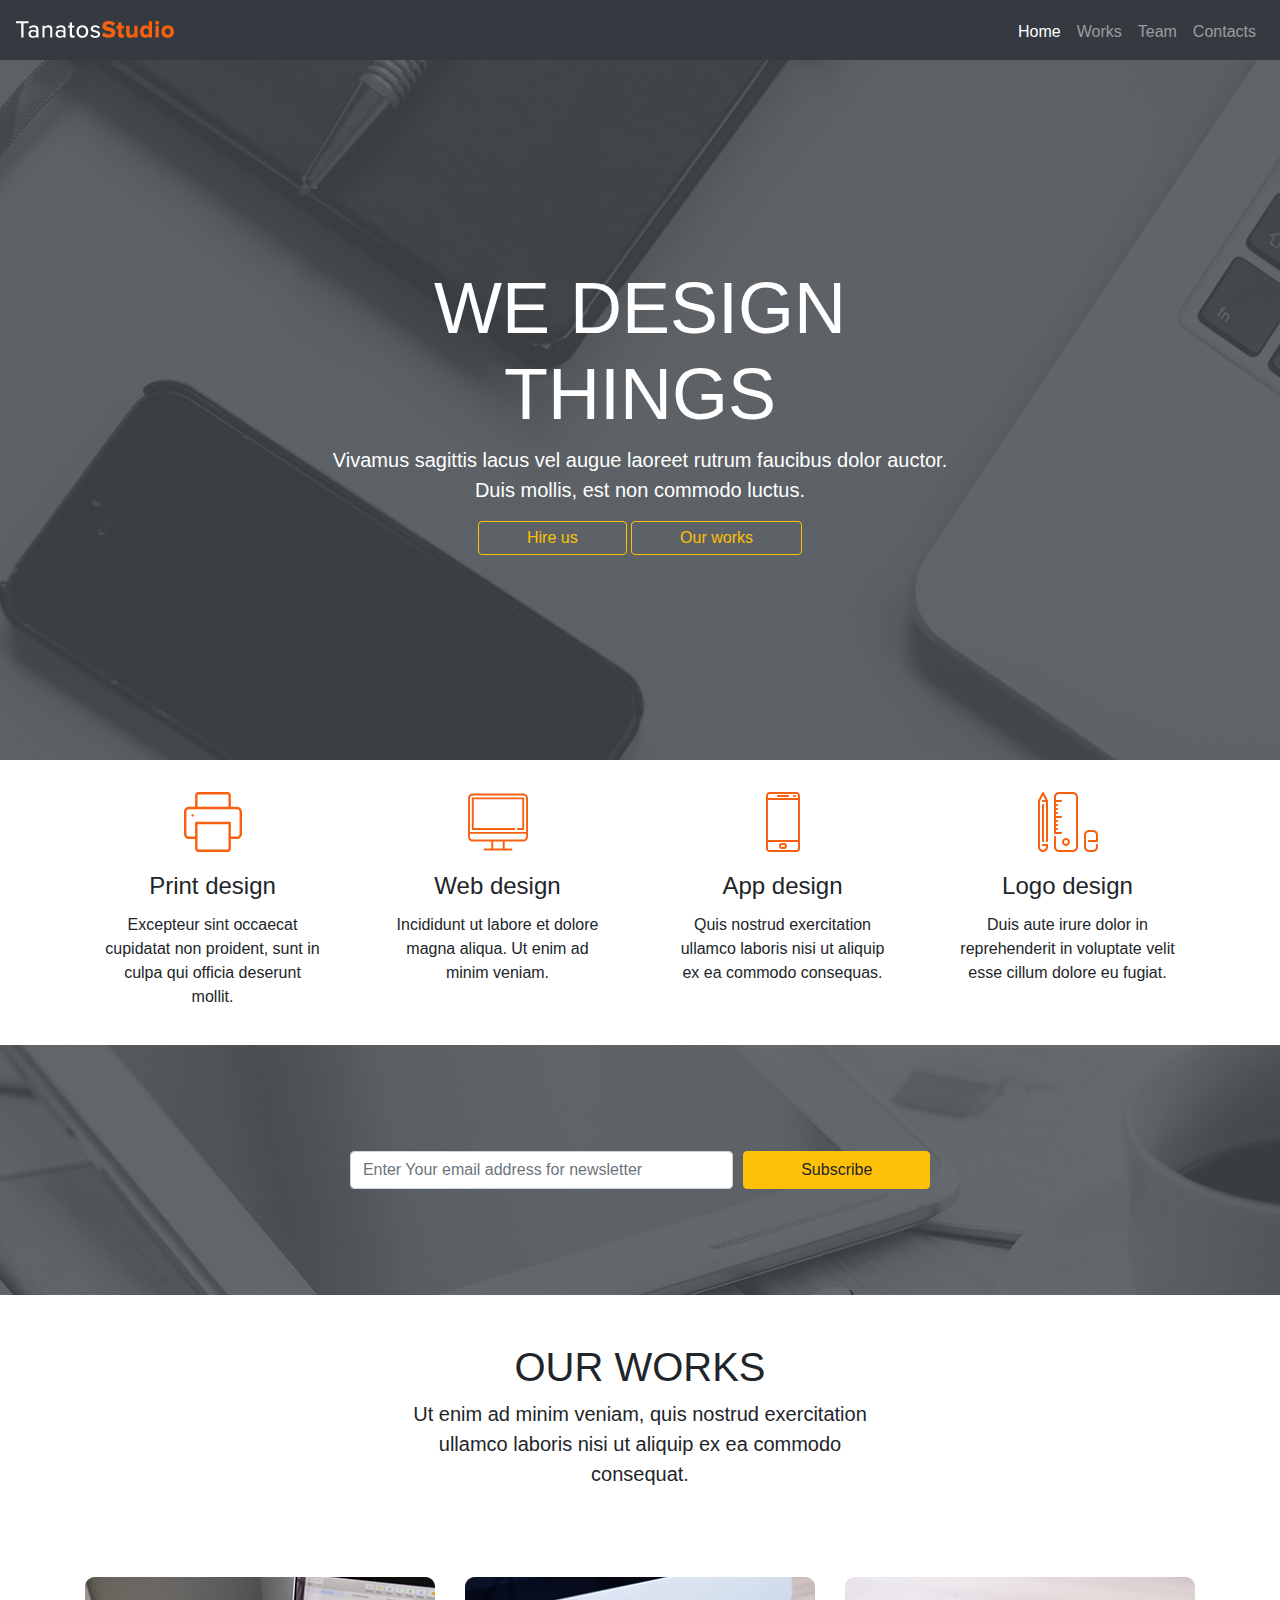
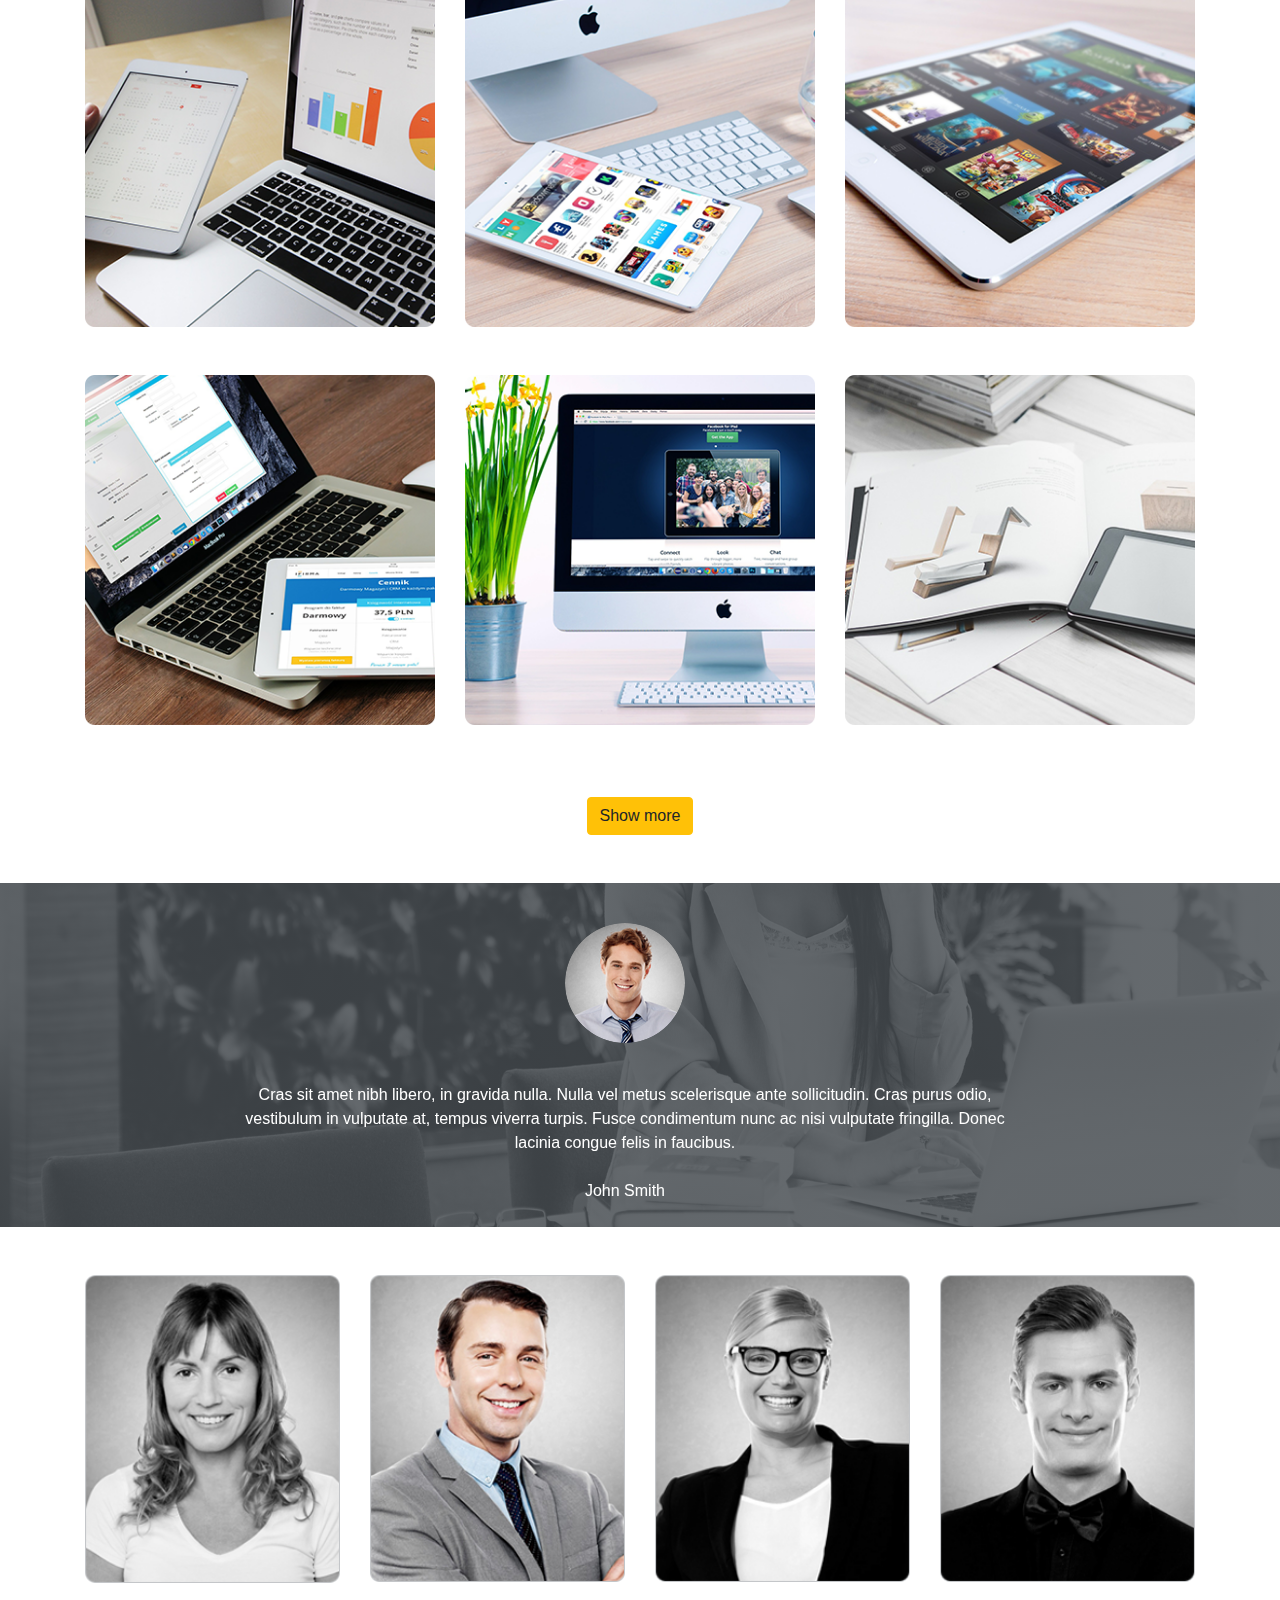
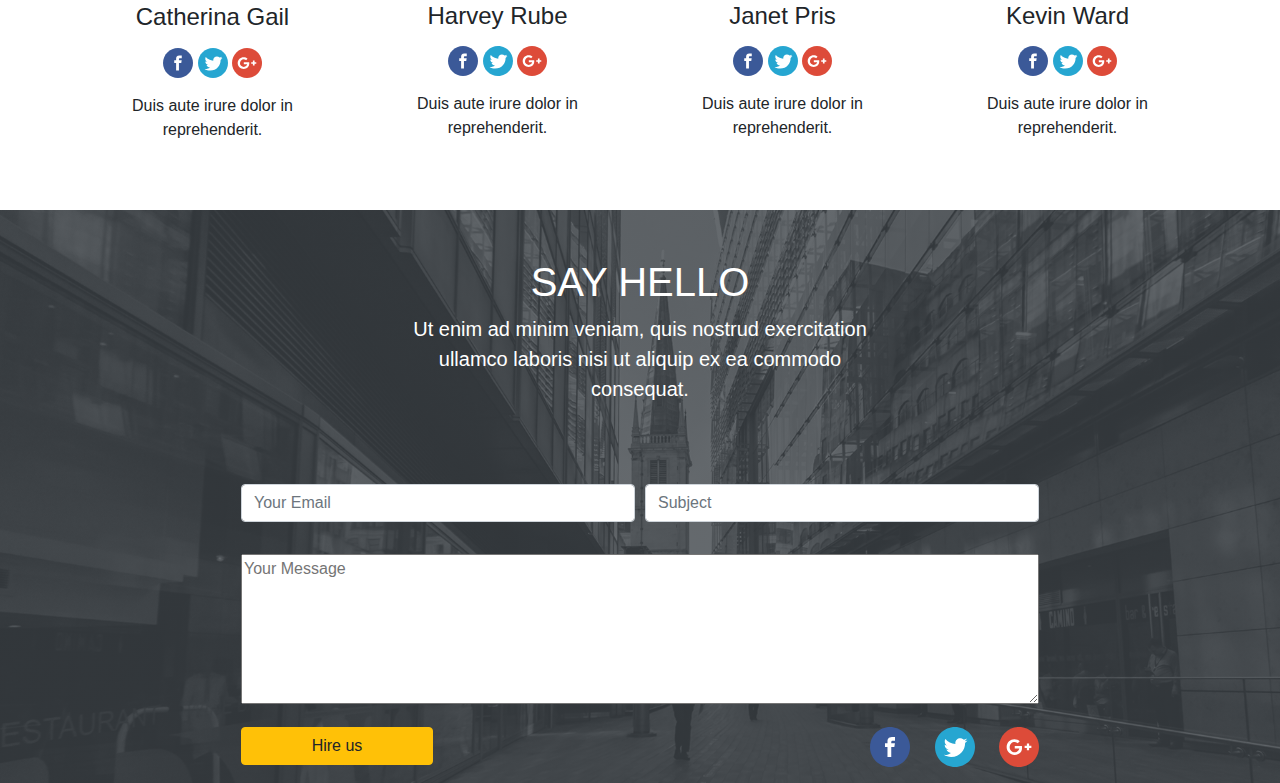
<file: bootstrap-tanatos/index.html>
<!DOCTYPE html>
<html lang="en">
<head>
    <meta charset="utf-8">
    <meta name="viewport" content="width=device-width, initial-scale=1, shrink-to-fit=no">
    <link rel="stylesheet" href="css-bootstrap/bootstrap.min.css">
    <link rel="stylesheet" href="css/stylesheet.css">
    <title>Web</title>
</head>
<body>
<svg xmlns="http://www.w3.org/2000/svg"
     style="border: 0 !important; clip: rect(0 0 0 0) !important; height: 1px !important; margin: -1px !important; overflow: hidden !important; padding: 0 !important; position: absolute !important; width: 1px !important;"
     class="root-svg-symbols-element">
    <symbol id="printer" viewBox="0 0 490 490">
        <g>
            <path style="fill:#F7600E"
                  d="M481.85,342.9V162.2c0-22.7-18.5-41.2-41.2-41.2h-49.6V26.5c0-14.6-11.9-26.5-26.5-26.5h-239.1    c-14.6,0-26.5,11.9-26.5,26.5V121h-49.6c-22.7,0-41.2,18.5-41.2,41.2v180.7c0,22.7,18.5,41.2,41.2,41.2h49.6v79.4    c0,14.6,11.9,26.5,26.5,26.5h239.1c14.6,0,26.5-11.9,26.5-26.5V384h49.6C463.45,384,481.85,365.6,481.85,342.9z M118.75,26.5    c0-3.7,3-6.7,6.7-6.7h239.1c3.7,0,6.7,3,6.7,6.7V121h-252.5V26.5z M371.35,463.5c0,3.7-3,6.7-6.7,6.7h-239.2c-3.7,0-6.7-3-6.7-6.7    v-201h252.5v201H371.35z M462.05,342.9c0,11.8-9.6,21.4-21.4,21.4h-49.6V252.6c0-5.5-4.4-9.9-9.9-9.9h-272.3    c-5.5,0-9.9,4.4-9.9,9.9v111.7h-49.6c-11.8,0-21.4-9.6-21.4-21.4V162.2c0-11.8,9.6-21.4,21.4-21.4h391.3    c11.8,0,21.4,9.6,21.4,21.4V342.9L462.05,342.9z"
                  data-original="#2C2F33" class="active-path" data-old_color="#2C2F33"></path>
            <path style="fill:#F7600E"
                  d="M78.55,181.6c-2.6,0-5.1,1.1-7,2.9c-1.8,1.9-2.9,4.4-2.9,7s1.1,5.1,2.9,7c1.9,1.8,4.4,2.9,7,2.9    s5.1-1.1,7-2.9c1.8-1.8,2.9-4.4,2.9-7s-1.1-5.1-2.9-7C83.75,182.7,81.15,181.6,78.55,181.6z"
                  data-original="#2C2F33" class="active-path" data-old_color="#2C2F33"></path>
            <path style="fill:#FFFFFF"
                  d="M174.95,376.2h140.3c5.5,0,9.9-4.4,9.9-9.9s-4.4-9.9-9.9-9.9h-140.3c-5.5,0-9.9,4.4-9.9,9.9    S169.45,376.2,174.95,376.2z"
                  data-original="#3C92CA" class="" data-old_color="#3C92CA"></path>
            <path style="fill:#FFFFFF"
                  d="M174.95,432.3h140.3c5.5,0,9.9-4.4,9.9-9.9s-4.4-9.9-9.9-9.9h-140.3c-5.5,0-9.9,4.4-9.9,9.9    S169.45,432.3,174.95,432.3z"
                  data-original="#3C92CA" class="" data-old_color="#3C92CA"></path>
            <path style="fill:#FFFFFF"
                  d="M174.95,320.1h140.3c5.5,0,9.9-4.4,9.9-9.9s-4.4-9.9-9.9-9.9h-140.3c-5.5,0-9.9,4.4-9.9,9.9    S169.45,320.1,174.95,320.1z"
                  data-original="#3C92CA" class="" data-old_color="#3C92CA"></path>
        </g>
    </symbol>
    <symbol id="desktop" viewBox="0 0 470 470">
        <g>
            <g>
                <path d="M432.5,12.5h-395C16.822,12.5,0,29.323,0,50v300c0,20.677,16.822,37.5,37.5,37.5h145v55H130c-4.142,0-7.5,3.358-7.5,7.5     c0,4.142,3.358,7.5,7.5,7.5h210c4.142,0,7.5-3.358,7.5-7.5c0-4.142-3.358-7.5-7.5-7.5h-52.5v-55h145     c20.678,0,37.5-16.823,37.5-37.5V50C470,29.323,453.178,12.5,432.5,12.5z M272.5,442.5h-75v-55h75V442.5z M455,350     c0,12.406-10.093,22.5-22.5,22.5h-395C25.093,372.5,15,362.406,15,350v-22.5h440V350z M455,312.5H15V50     c0-12.406,10.093-22.5,22.5-22.5h395c12.407,0,22.5,10.094,22.5,22.5V312.5z"
                      data-original="#000000" class="active-path" data-old_color="#000000" fill="#F7600E"></path>
                <path d="M432.5,42.5h-395c-4.142,0-7.5,3.358-7.5,7.5v240c0,4.142,3.358,7.5,7.5,7.5h325c4.142,0,7.5-3.358,7.5-7.5     c0-4.142-3.358-7.5-7.5-7.5H45v-225h380v225h-32.5c-4.142,0-7.5,3.358-7.5,7.5c0,4.142,3.358,7.5,7.5,7.5h40     c4.142,0,7.5-3.358,7.5-7.5V50C440,45.858,436.642,42.5,432.5,42.5z"
                      data-original="#000000" class="active-path" data-old_color="#000000" fill="#F7600E"></path>
            </g>
        </g>
    </symbol>
    <symbol id="smartphone" viewBox="0 0 512 512">
        <g>
            <path d="M298.667,25.6h-85.333c-4.71,0-8.533,3.823-8.533,8.533c0,4.71,3.823,8.533,8.533,8.533h85.333    c4.71,0,8.533-3.823,8.533-8.533C307.2,29.423,303.377,25.6,298.667,25.6z"
                  data-original="#000000" class="active-path" data-old_color="#000000" fill="#F7600E"></path>
        </g>
        <g>
            <path d="M358.4,25.6h-8.533c-4.71,0-8.533,3.823-8.533,8.533c0,4.71,3.823,8.533,8.533,8.533h8.533    c4.71,0,8.533-3.823,8.533-8.533C366.933,29.423,363.11,25.6,358.4,25.6z"
                  data-original="#000000" class="active-path" data-old_color="#000000" fill="#F7600E"></path>
        </g>
        <g>
            <path d="M266.598,435.2H245.41c-12.979,0-23.543,10.564-23.543,23.543v4.122c0,12.979,10.564,23.535,23.535,23.535h21.188    c12.979,0,23.543-10.556,23.543-23.535v-4.122C290.133,445.764,279.569,435.2,266.598,435.2z M273.067,462.865    c0,3.567-2.901,6.468-6.468,6.468H245.41c-3.575,0-6.477-2.901-6.477-6.468v-4.122c0-3.575,2.901-6.477,6.477-6.477h21.18    c3.576,0,6.477,2.901,6.477,6.477V462.865z"
                  data-original="#000000" class="active-path" data-old_color="#000000" fill="#F7600E"></path>
        </g>
        <g>
            <path d="M370.227,0H141.781c-17.007,0-30.848,13.841-30.848,30.848v450.304c0,17.007,13.841,30.848,30.848,30.848h228.437    c17.007,0,30.848-13.841,30.848-30.839V30.848C401.067,13.841,387.226,0,370.227,0z M384,481.152    c0,7.595-6.178,13.781-13.773,13.781H141.781c-7.603,0-13.781-6.187-13.781-13.773V30.848c0-7.595,6.178-13.781,13.781-13.781    h228.437c7.603,0,13.781,6.187,13.781,13.781V481.152z"
                  data-original="#000000" class="active-path" data-old_color="#000000" fill="#F7600E"></path>
        </g>
        <g>
            <path d="M392.533,51.2H119.467c-4.71,0-8.533,3.823-8.533,8.533v358.4c0,4.71,3.823,8.533,8.533,8.533h273.067    c4.71,0,8.533-3.823,8.533-8.533v-358.4C401.067,55.023,397.244,51.2,392.533,51.2z M384,409.6H128V68.267h256V409.6z"
                  data-original="#000000" class="active-path" data-old_color="#000000" fill="#F7600E"></path>
        </g>
    </symbol>
    <symbol id="pencil" viewBox="0 0 512 512">
        <g>
            <g>
                <path d="M298.662,0H179.196c-23.526,0-42.667,19.14-42.667,42.667v307.2c0,4.71,3.814,8.533,8.533,8.533h51.2     c4.719,0,8.533-3.823,8.533-8.533s-3.814-8.533-8.533-8.533h-42.667v-17.067h8.533c4.719,0,8.533-3.823,8.533-8.533     s-3.814-8.533-8.533-8.533h-8.533v-17.067h8.533c4.719,0,8.533-3.823,8.533-8.533s-3.814-8.533-8.533-8.533h-8.533V256h8.533     c4.719,0,8.533-3.823,8.533-8.533s-3.814-8.533-8.533-8.533h-8.533v-17.067h42.667c4.719,0,8.533-3.823,8.533-8.533     c0-4.71-3.814-8.533-8.533-8.533h-42.667v-17.067h8.533c4.719,0,8.533-3.823,8.533-8.533s-3.814-8.533-8.533-8.533h-8.533V153.6     h8.533c4.719,0,8.533-3.823,8.533-8.533c0-4.71-3.814-8.533-8.533-8.533h-8.533v-17.067h8.533c4.719,0,8.533-3.823,8.533-8.533     s-3.814-8.533-8.533-8.533h-8.533V85.333h42.667c4.719,0,8.533-3.823,8.533-8.533s-3.814-8.533-8.533-8.533h-42.667v-25.6     c0-14.114,11.486-25.6,25.6-25.6h119.467c14.114,0,25.6,11.486,25.6,25.6v426.667c0,14.114-11.486,25.6-25.6,25.6H179.196     c-14.114,0-25.6-11.486-25.6-25.6V384c0-4.71-3.814-8.533-8.533-8.533c-4.719,0-8.533,3.823-8.533,8.533v85.333     c0,23.526,19.14,42.667,42.667,42.667h119.467c23.526,0,42.667-19.14,42.667-42.667V42.667C341.329,19.14,322.189,0,298.662,0z"
                      data-original="#000000" class="active-path" data-old_color="#000000" fill="#F7600E"></path>
                <path d="M34.138,110.925v307.2c0,4.71,3.814,8.533,8.533,8.533s8.533-3.823,8.533-8.533v-307.2c0-4.71-3.814-8.533-8.533-8.533     S34.138,106.214,34.138,110.925z"
                      data-original="#000000" class="active-path" data-old_color="#000000" fill="#F7600E"></path>
                <path d="M50.3,4.71c-2.893-5.786-12.365-5.786-15.266,0L0.9,72.977c-0.589,1.178-0.896,2.492-0.896,3.814v392.533     c0,23.526,19.14,42.667,42.667,42.667c23.526,0,42.667-19.14,42.667-42.667v-17.067c0-4.71-3.814-8.533-8.533-8.533H42.671     c-4.719,0-8.533,3.823-8.533,8.533c0,4.71,3.814,8.533,8.533,8.533h25.6v8.533c0,14.114-11.486,25.6-25.6,25.6     s-25.6-11.486-25.6-25.6V78.805l25.6-51.2l20.326,40.653H42.671c-4.719,0-8.533,3.823-8.533,8.533     c0,4.71,3.814,8.533,8.533,8.533h25.6v332.8c0,4.71,3.814,8.533,8.533,8.533s8.533-3.823,8.533-8.533V76.809v-0.154     c-0.026-1.382-0.375-2.688-0.973-3.831L50.3,4.71z"
                      data-original="#000000" class="active-path" data-old_color="#000000" fill="#F7600E"></path>
                <path d="M273.062,426.667c0-18.825-15.309-34.133-34.133-34.133s-34.133,15.309-34.133,34.133s15.309,34.133,34.133,34.133     S273.062,445.491,273.062,426.667z M221.862,426.667c0-9.412,7.654-17.067,17.067-17.067c9.404,0,17.067,7.654,17.067,17.067     s-7.663,17.067-17.067,17.067C229.517,443.733,221.862,436.079,221.862,426.667z"
                      data-original="#000000" class="active-path" data-old_color="#000000" fill="#F7600E"></path>
                <path d="M435.196,409.6c-4.719,0-8.533,3.823-8.533,8.533s3.814,8.533,8.533,8.533h68.267c4.719,0,8.533-3.823,8.533-8.533v-51.2     c0-23.526-19.14-42.667-42.667-42.667h-34.133c-23.526,0-42.667,19.14-42.667,42.667v102.4c0,23.526,19.14,42.667,42.667,42.667     h34.133c23.526,0,42.667-19.14,42.667-42.667v-17.067c0-4.71-3.814-8.533-8.533-8.533c-4.719,0-8.533,3.823-8.533,8.533v17.067     c0,14.114-11.486,25.6-25.6,25.6h-34.133c-14.114,0-25.6-11.486-25.6-25.6v-102.4c0-14.114,11.486-25.6,25.6-25.6h34.133     c14.114,0,25.6,11.486,25.6,25.6V409.6H435.196z"
                      data-original="#000000" class="active-path" data-old_color="#000000" fill="#F7600E"></path>
            </g>
        </g>
    </symbol>
    <symbol id="fb" viewBox="0 0 291.319 291.319">
        <g>
            <path style="fill:#3B5998;" d="M145.659,0c80.45,0,145.66,65.219,145.66,145.66c0,80.45-65.21,145.659-145.66,145.659
		S0,226.109,0,145.66C0,65.219,65.21,0,145.659,0z"></path>
            <path style="fill:#FFFFFF;" d="M163.394,100.277h18.772v-27.73h-22.067v0.1c-26.738,0.947-32.218,15.977-32.701,31.763h-0.055
		v13.847h-18.207v27.156h18.207v72.793h27.439v-72.793h22.477l4.342-27.156h-26.81v-8.366
		C154.791,104.556,158.341,100.277,163.394,100.277z"></path>
        </g>
    </symbol>
    <symbol id="tw" viewBox="0 0 291.319 291.319">
        <g>
            <path style="fill:#26A6D1;" d="M145.659,0c80.45,0,145.66,65.219,145.66,145.66c0,80.45-65.21,145.659-145.66,145.659
		S0,226.109,0,145.66C0,65.219,65.21,0,145.659,0z"></path>
            <path style="fill:#FFFFFF;" d="M236.724,98.129c-6.363,2.749-13.21,4.597-20.392,5.435c7.338-4.27,12.964-11.016,15.613-19.072
		c-6.864,3.96-14.457,6.828-22.55,8.366c-6.473-6.691-15.695-10.87-25.909-10.87c-19.591,0-35.486,15.413-35.486,34.439
		c0,2.704,0.31,5.335,0.919,7.857c-29.496-1.438-55.66-15.158-73.157-35.996c-3.059,5.089-4.807,10.997-4.807,17.315
		c0,11.944,6.263,22.504,15.786,28.668c-5.826-0.182-11.289-1.721-16.086-4.315v0.437c0,16.696,12.235,30.616,28.476,33.784
		c-2.977,0.783-6.109,1.211-9.35,1.211c-2.285,0-4.506-0.209-6.673-0.619c4.515,13.692,17.625,23.651,33.165,23.925
		c-12.153,9.249-27.457,14.748-44.089,14.748c-2.868,0-5.69-0.164-8.476-0.482c15.722,9.777,34.367,15.485,54.422,15.485
		c65.292,0,100.997-52.51,100.997-98.029l-0.1-4.461C225.945,111.111,231.963,105.048,236.724,98.129z"></path>
        </g>
    </symbol>
    <symbol id="gl" viewBox="0 0 291.32 291.32">
        <g>
            <path style="fill:#DD4B39;" d="M145.66,0c80.113,0,145.66,65.547,145.66,145.66s-65.547,145.66-145.66,145.66S0,225.772,0,145.66
		S65.547,0,145.66,0z"></path>
            <g>
                <polygon style="fill:#FFFFFF;" points="219.4,121.079 219.4,137.466 235.786,137.466 235.786,153.853 219.4,153.853 219.4,170.24
			203.013,170.24 203.013,153.853 186.626,153.853 186.626,137.466 203.013,137.466 203.013,121.079 		"></polygon>
                <path style="fill:#FFFFFF;" d="M71.919,186.626c-21.849-21.849-21.849-60.085,0.91-81.933
			c16.387-16.387,40.056-20.028,60.995-11.835l8.193,4.552l9.104,6.373l-14.566,14.566l-5.462-3.641
			c-12.745-8.193-30.953-6.373-42.787,5.462c-13.656,13.656-14.566,38.236,0,52.802c13.656,14.566,38.236,14.566,50.981,0
			c3.641-3.641,7.283-9.104,8.193-14.566v-1.821h-32.773v-18.207h51.891l0.91,4.552v12.745c-0.91,11.835-5.462,23.67-13.656,31.863
			C132.004,208.475,93.768,208.475,71.919,186.626z"></path>
            </g>
        </g>
    </symbol>
</svg>
<nav class="navbar navbar-expand-md navbar-dark bg-dark">
    <a class="navbar-brand pt-0" href="#">
        <img src="images/Logo.png" alt="Logo">
    </a>
    <button class="navbar-toggler border-0" type="button" data-toggle="collapse" data-target="#navbarSupportedContent"
            aria-controls="navbarSupportedContent" aria-expanded="false" aria-label="Toggle navigation">
        <span class="navbar-toggler-icon"></span>
    </button>
    <div class="collapse navbar-collapse pt-1" id="navbarSupportedContent">
        <ul class="navbar-nav mr-auto align-items-center ml-md-auto mr-md-0">
            <li class="nav-item active">
                <a class="nav-link" href="#">Home <span class="sr-only">(current)</span></a>
            </li>
            <li class="nav-item">
                <a class="nav-link" href="#works">Works</a>
            </li>
            <li class="nav-item">
                <a class="nav-link" href="#team">Team</a>
            </li>
            <li class="nav-item">
                <a class="nav-link" href="#hire">Contacts</a>
            </li>
        </ul>
    </div>
</nav>
<header class="header d-flex flex-column justify-content-center align-items-center text-center">
    <div class="header__title">
        <h1 class="display-3 text-uppercase">We design things</h1>
        <p class="lead">
            Vivamus sagittis lacus vel augue laoreet rutrum faucibus dolor auctor. Duis mollis, est non commodo luctus.
        </p>
        <a href="#hire" class="btn btn-outline-warning px-5 py-1 mb-2 mb-md-0">Hire us</a>
        <a href="#works" class="btn btn-outline-warning px-5 py-1 mb-2 mb-md-0">Our works</a>
    </div>
</header>
<main class="main">
    <div class="services">
        <div class="container">
            <div class="row mt-3">
                <div class="col-lg-3 col-md-6  col-sm-1 my-3">
                    <div class="card text-center border-0 align-items-center">
                        <svg class="card-img-top">
                            <use xlink:href="#printer"></use>
                        </svg>
                        <div class="card-body">
                            <h4 class="card-title">Print design</h4>
                            <p class="card-text">Excepteur sint occaecat cupidatat non proident, sunt in culpa qui
                                officia deserunt mollit.</p>
                        </div>
                    </div>
                </div>
                <div class="col-lg-3 col-md-6  col-sm-1 my-3">
                    <div class="card text-center border-0 align-items-center">
                        <svg class="card-img-top">
                            <use xlink:href="#desktop"></use>
                        </svg>
                        <div class="card-body">
                            <h4 class="card-title">Web design</h4>
                            <p class="card-text">Incididunt ut labore et dolore magna aliqua. Ut enim ad minim
                                veniam.</p>
                        </div>
                    </div>
                </div>
                <div class="col-lg-3 col-md-6  col-sm-1 my-3">
                    <div class="card text-center border-0 align-items-center">
                        <svg class="card-img-top">
                            <use xlink:href="#smartphone"></use>
                        </svg>
                        <div class="card-body">
                            <h4 class="card-title">App design</h4>
                            <p class="card-text">Quis nostrud exercitation ullamco laboris nisi ut aliquip ex ea commodo
                                consequas.</p>
                        </div>
                    </div>
                </div>
                <div class="col-lg-3 col-md-6  col-sm-1 my-3">
                    <div class="card text-center border-0 align-items-center">
                        <svg class="card-img-top">
                            <use xlink:href="#pencil"></use>
                        </svg>
                        <div class="card-body">
                            <h4 class="card-title">Logo design</h4>
                            <p class="card-text">Duis aute irure dolor in reprehenderit in voluptate velit esse cillum
                                dolore eu fugiat.</p>
                        </div>
                    </div>
                </div>
            </div>
        </div>
    </div>
    <div class="subscribe d-flex justify-content-center align-items-center">
        <div class="container">
            <div class="row">
                <div class="col">
                    <form class="subscribe__form needs-validation d-block mx-auto">
                        <div class="form-row justify-content-center">
                            <div class="col-lg-6">
                                <input type="email" class="form-control my-3 my-lg-0"
                                       placeholder="Enter Your email address for newsletter">
                            </div>
                            <div class="col-lg-3">
                                <button type="submit" class="btn btn-warning">Subscribe</button>
                            </div>
                        </div>
                    </form>
                </div>
            </div>
        </div>
    </div>
    <div class="works" id="works">
        <div class="container d-flex flex-column justify-content-center align-items-center text-center">
            <div class="work__title my-5">
                <h1 class="display-5 text-uppercase">Our works</h1>
                <p class="lead">
                    Ut enim ad minim veniam, quis nostrud exercitation ullamco laboris nisi ut aliquip ex ea commodo
                    consequat.
                </p>
            </div>
            <div class="row">
                <div class="col-12">
                    <div class="row">
                        <a class="col-sm-1 col-md-4 my-4" href="#">
                            <img class="img-fluid" src="images/business-925900_1920.png" alt="">
                        </a>
                        <a class="col-sm-1 col-md-4 my-4" href="#">
                            <img class="img-fluid" src="images/imac-606765_1920.png" alt="">
                        </a>
                        <a class="col-sm-1 col-md-4 my-4" href="#">
                            <img class="img-fluid" src="images/ipad-606766_1920.png" alt="">
                        </a>
                        <a class="col-sm-1 col-md-4 my-4" href="#">
                            <img class="img-fluid" src="images/macbook-624707_1920.png" alt="">
                        </a>
                        <a class="col-sm-1 col-md-4 my-4" href="#">
                            <img class="img-fluid" src="images/office-605503_1920.png" alt="">
                        </a>
                        <a class="col-sm-1 col-md-4 my-4" href="#">
                            <img class="img-fluid" src="images/technology-792180_1920.png" alt="">
                        </a>
                    </div>
                </div>
            </div>
            <div class="col-auto my-5">
                <a href="#" class="btn btn-warning">Show more</a>
            </div>
        </div>
    </div>
    <div class="bd-example">
        <div id="carouselExampleCaptions"
             class="reviews carousel slide d-flex flex-column justify-content-center align-items-center text-center"
             data-ride="carousel">
            <div class="container carousel-inner">
                <div class="row carousel-item active">
                    <div class="col-9 my-4 mx-auto">
                        <img class="img-fluid float-bottom mb-3 border-0 rounded-circle my-3" src="images/men.png" alt="">
                        <p class="my-4">Cras sit amet nibh libero, in gravida nulla. Nulla vel metus scelerisque ante
                            sollicitudin. Cras
                            purus odio, vestibulum in vulputate at, tempus viverra turpis. Fusce condimentum nunc ac
                            nisi
                            vulputate fringilla. Donec lacinia congue felis in faucibus.</p>
                        <span>John Smith</span>
                    </div>
                </div>
                <div class="row carousel-item">
                    <div class="col-9 my-4 mx-auto">
                        <img class="img-fluid float-bottom mb-3 border-0 rounded-circle my-3" src="images/Women.jpg" alt="">
                        <p class="my-4">Cras sit amet nibh libero, in gravida nulla. Nulla vel metus scelerisque ante
                            sollicitudin. Cras
                            purus odio, vestibulum in vulputate at, tempus viverra turpis.</p>
                        <span>Mary Likh</span>
                    </div>
                </div>
            </div>
        </div>
    </div>
    <div class="team" id="team">
        <div class="container my-5">
            <div class="row">
                <div class="col-lg-3 col-md-4 col-sm-1">
                    <div class="card text-center border-0">
                        <img src="images/Warstwa%205.png" alt="">
                        <div class="card-body">
                            <h4 class="card-title">Catherina Gail</h4>
                            <div class="contacts my-3">
                                <svg>
                                    <use xlink:href="#fb"></use>
                                </svg>
                                <svg>
                                    <use xlink:href="#tw"></use>
                                </svg>
                                <svg>
                                    <use xlink:href="#gl"></use>
                                </svg>
                            </div>
                            <p class="card-text">Duis aute irure dolor in reprehenderit.</p>
                        </div>
                    </div>
                </div>
                <div class="col-lg-3 col-md-4 col-sm-1">
                    <div class="card text-center border-0">
                        <img src="images/Warstwa%206.png" alt="">
                        <div class="card-body">
                            <h4 class="card-title">Harvey Rube</h4>
                            <div class="contacts my-3">
                                <svg>
                                    <use xlink:href="#fb"></use>
                                </svg>
                                <svg>
                                    <use xlink:href="#tw"></use>
                                </svg>
                                <svg>
                                    <use xlink:href="#gl"></use>
                                </svg>
                            </div>
                            <p class="card-text">Duis aute irure dolor in reprehenderit.</p>
                        </div>
                    </div>
                </div>
                <div class="col-lg-3 col-md-4 col-sm-1">
                    <div class="card text-center border-0">
                        <img src="images/Warstwa%207.png" alt="">
                        <div class="card-body">
                            <h4 class="card-title">Janet Pris</h4>
                            <div class="contacts my-3">
                                <svg>
                                    <use xlink:href="#fb"></use>
                                </svg>
                                <svg>
                                    <use xlink:href="#tw"></use>
                                </svg>
                                <svg>
                                    <use xlink:href="#gl"></use>
                                </svg>
                            </div>
                            <p class="card-text">Duis aute irure dolor in reprehenderit.</p>
                        </div>
                    </div>
                </div>
                <div class="col-lg-3 col-md-4 col-sm-1 mx-md-auto mx-0">
                    <div class="card text-center border-0">
                        <img src="images/Warstwa%208.png" alt="">
                        <div class="card-body">
                            <h4 class="card-title">Kevin Ward</h4>
                            <div class="contacts my-3">
                                <svg>
                                    <use xlink:href="#fb"></use>
                                </svg>
                                <svg>
                                    <use xlink:href="#tw"></use>
                                </svg>
                                <svg>
                                    <use xlink:href="#gl"></use>
                                </svg>
                            </div>
                            <p class="card-text">Duis aute irure dolor in reprehenderit. </p>
                        </div>
                    </div>
                </div>
            </div>
        </div>
    </div>
    <footer class="footer" id="hire">
        <div class="container">
            <div class="row d-flex flex-column justify-content-center align-items-center text-center">
                <div class="footer__title my-5">
                    <h1 class="display-5 text-uppercase">Say hello</h1>
                    <p class="lead">
                        Ut enim ad minim veniam, quis nostrud exercitation ullamco laboris nisi ut aliquip ex ea commodo
                        consequat.
                    </p>
                </div>
            </div>
            <div class="row d-flex flex-column justify-content-center align-items-center">
                <form class="contacts__form needs-validation">
                    <div class="form-row my-3">
                        <div class="col-md-6 mb-3">
                            <input type="text" class="form-control" placeholder="Your Email">
                        </div>
                        <div class="col-md-6">
                            <input type="text" class="form-control" placeholder="Subject">
                        </div>
                    </div>
                    <div class="form-row">
                        <div class="col-12">
                            <textarea placeholder="Your Message"></textarea>
                        </div>
                    </div>
                    <div class="form-row my-3 justify-content-between">
                        <div class="col-md-3 text-left">
                            <button type="submit" class="btn btn-warning">Hire us</button>
                        </div>
                        <div class="col-md-6 text-right">
                            <div class="form__contacts d-flex justify-content-center d-md-inline my-3">
                                <a href="https://www.facebook.com/">
                                    <svg class="ml-0">
                                        <use xlink:href="#fb"></use>
                                    </svg>
                                </a>
                                <a href="https://www.twitter.com/">
                                    <svg>
                                        <use xlink:href="#tw"></use>
                                    </svg>
                                </a>
                                <a href="https://www.google-plus.com/">
                                    <svg>
                                        <use xlink:href="#gl"></use>
                                    </svg>
                                </a>
                            </div>
                        </div>
                    </div>
                </form>
            </div>
        </div>
    </footer>
</main>
<script src="https://code.jquery.com/jquery-3.3.1.slim.min.js"
        integrity="sha384-q8i/X+965DzO0rT7abK41JStQIAqVgRVzpbzo5smXKp4YfRvH+8abtTE1Pi6jizo"
        crossorigin="anonymous"></script>
<script src="https://cdnjs.cloudflare.com/ajax/libs/popper.js/1.14.7/umd/popper.min.js"
        integrity="sha384-UO2eT0CpHqdSJQ6hJty5KVphtPhzWj9WO1clHTMGa3JDZwrnQq4sF86dIHNDz0W1"
        crossorigin="anonymous"></script>
<script src="js-bootstrap/bootstrap.min.js"></script>
</body>
</html>
</file>
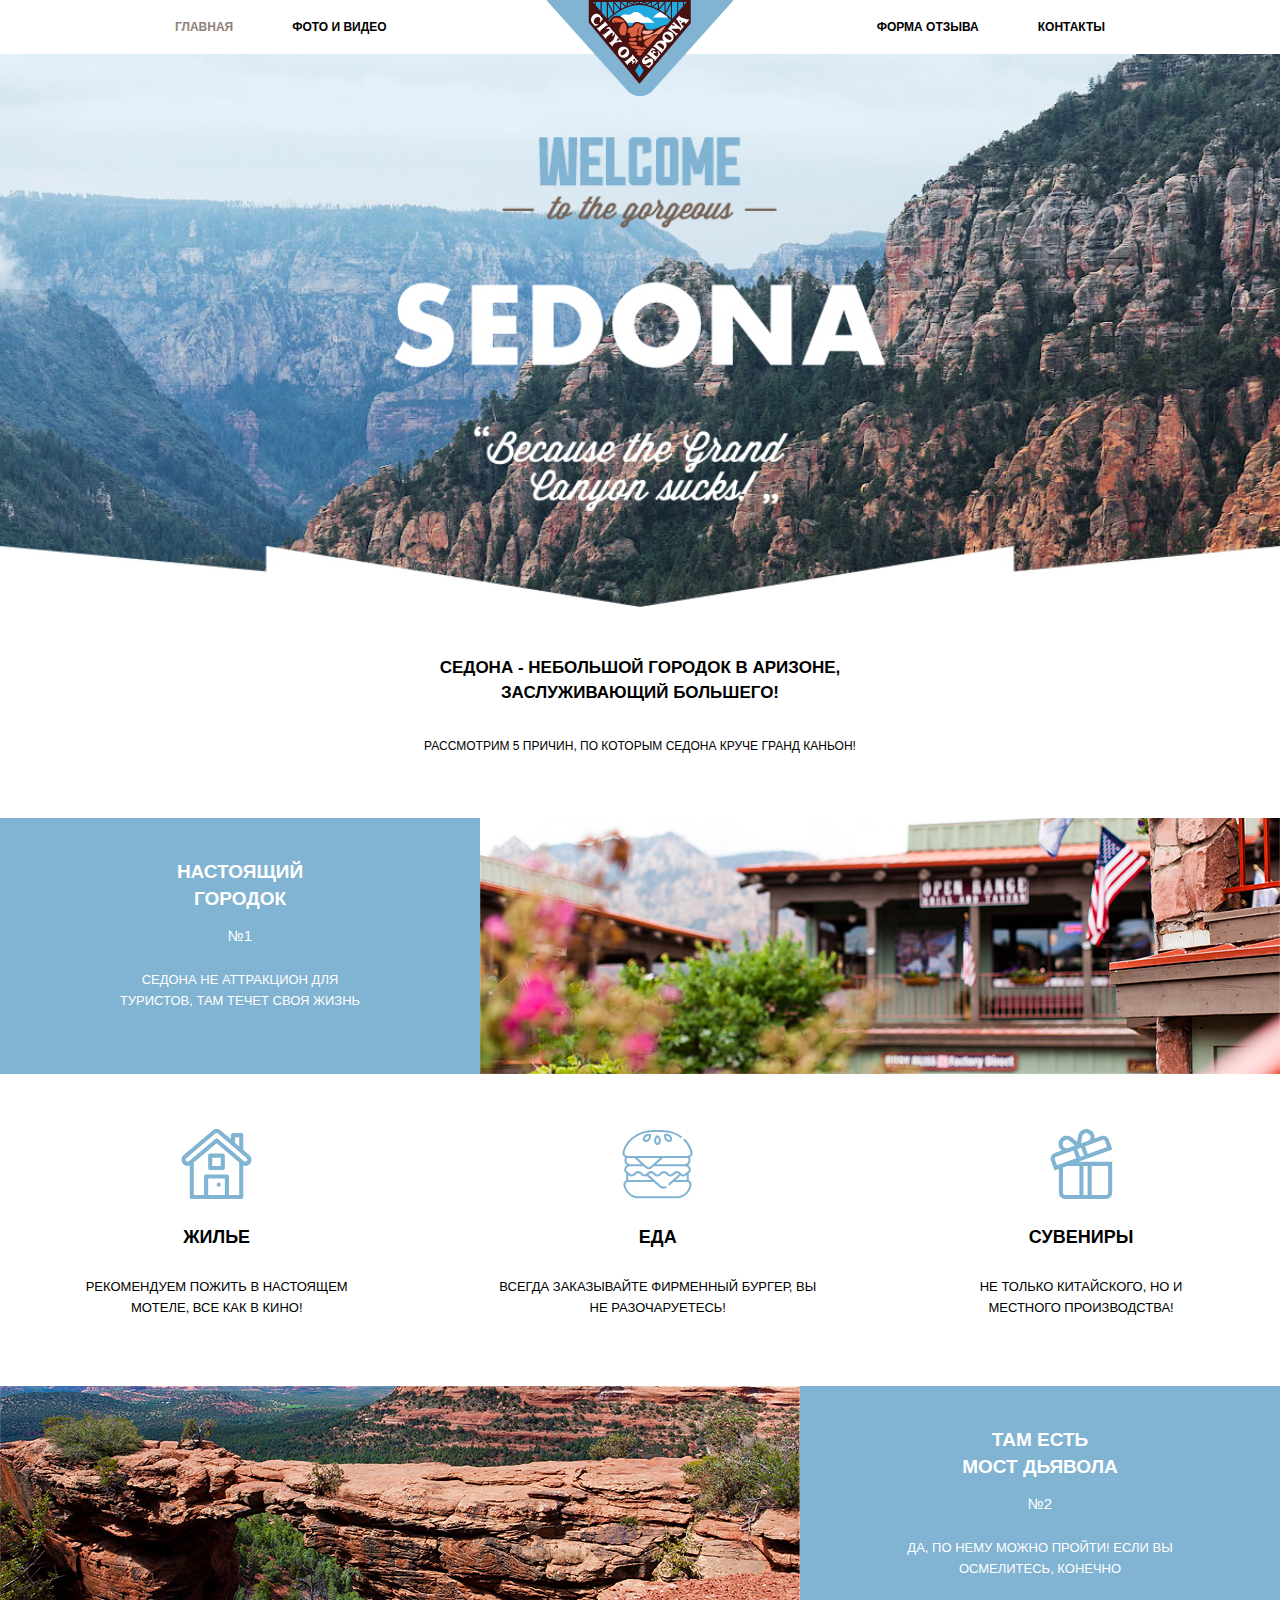
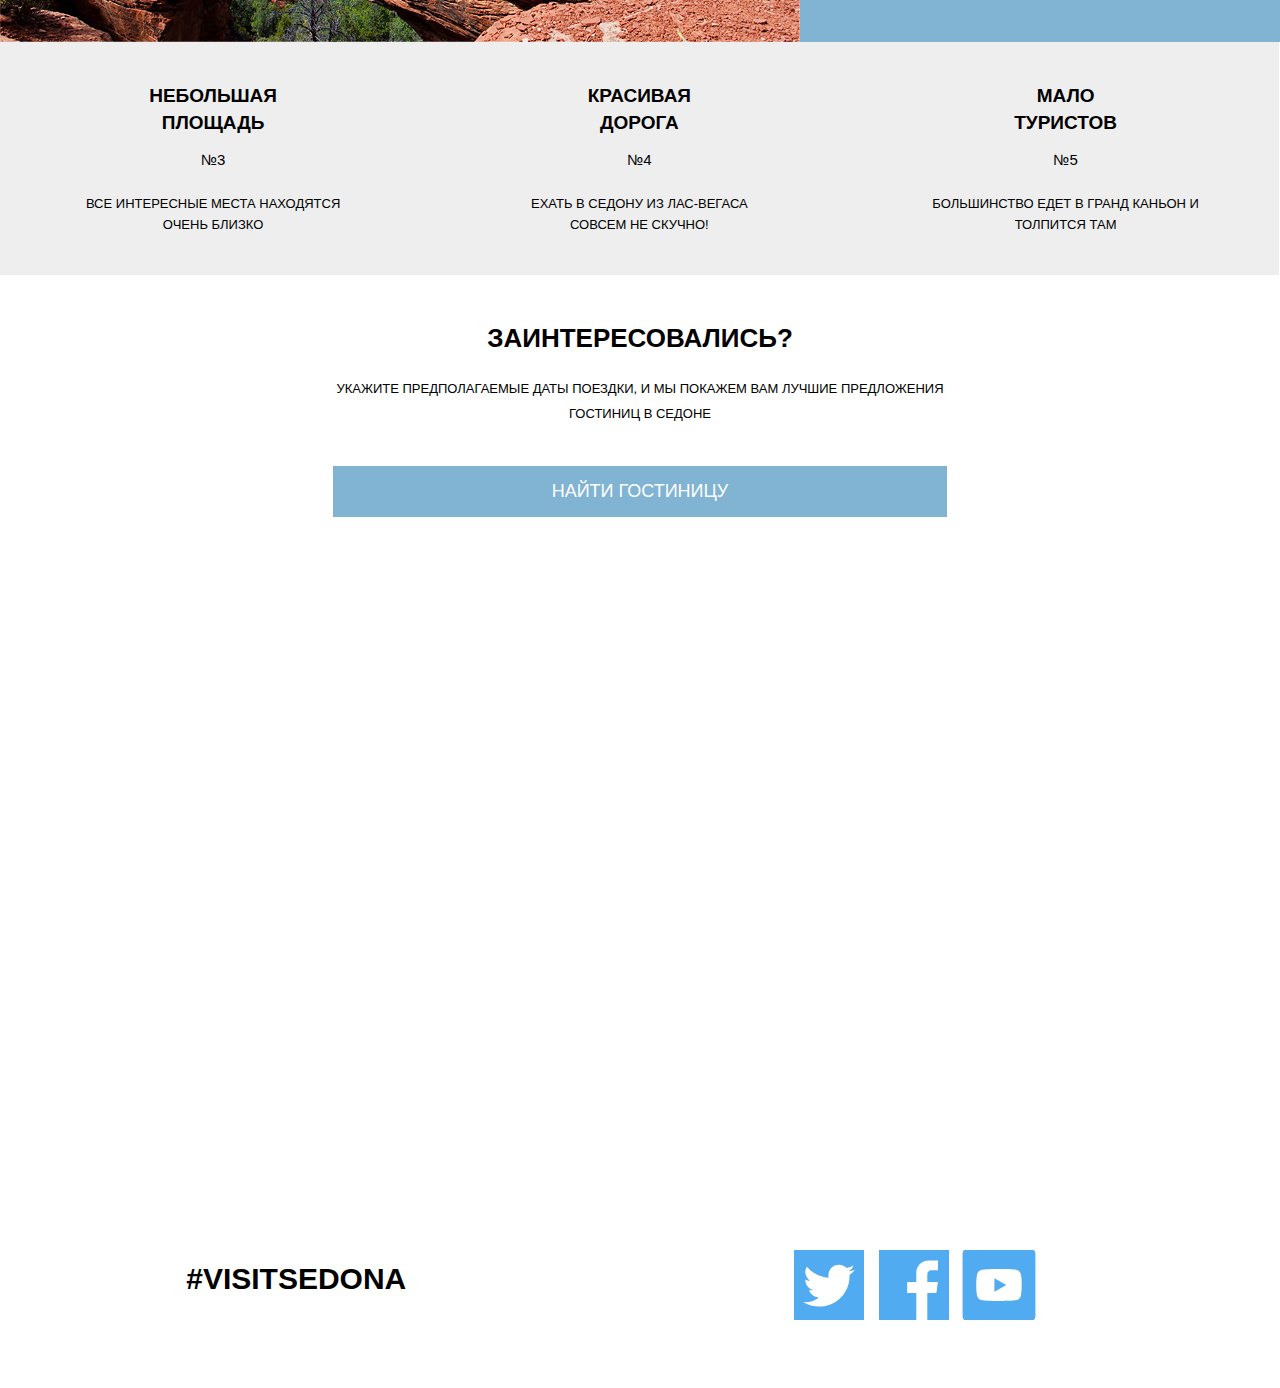
<file: hotel/index.html>
<!DOCTYPE html>
<html lang="en">
<head>
    <meta charset="UTF-8">
    <meta name="viewport" content="width=device-width, initial-scale=1.0">
    <title>Sedona</title>
    <link rel="stylesheet" href="https://fonts.googleapis.com/css?family=PT+Sans+Narrow:400,700&amp;subset=cyrillic">
    <link rel="stylesheet" href="css/style.css">
</head>
<body>
<svg xmlns="http://www.w3.org/2000/svg" style="border: 0 !important; clip: rect(0 0 0 0) !important; height: 1px !important; margin: -1px !important; overflow: hidden !important; padding: 0 !important; position: absolute !important; width: 1px !important;" class="root-svg-symbols-element">
    <symbol id="ico-house" viewBox="0 0 511.999 511.999">
        <g>
            <path d="M511.864,221.487c-0.921-11.988-6.455-22.896-15.581-30.716l-44.286-37.96V44.944c0-8.284-6.716-14.999-14.999-14.999    h-59.998c-8.284,0-14.799,6.716-14.799,14.999v30.728l-75.911-64.695c-16.97-14.539-41.603-14.537-58.519-0.043L15.728,190.769    c-18.753,16.068-21.186,44.423-4.866,63.473c12.439,14.465,32.364,19.077,49.35,13.107v229.584    c0,8.284,6.516,14.999,14.799,14.999h361.986c8.284,0,14.999-6.716,14.999-14.999V267.352c17.534,6.2,37.039,1.004,49.167-13.13    C508.983,245.094,512.784,233.468,511.864,221.487z M391.999,59.943h30.199v67.154l-30.199-25.713V59.943z M317.202,481.934    H195.007V361.738h122.195V481.934z M422.198,481.934h-75.197V346.939c0-8.284-6.716-14.999-14.999-14.999H180.007    c-8.284,0-14.799,6.716-14.799,14.999v134.995H90.011V245.775l166.943-141.613l165.245,141.473V481.934z M478.389,234.694    c-5.318,6.198-14.772,7.107-21.158,1.631L266.765,73.061c-5.595-4.797-13.845-4.817-19.464-0.05    C243.242,76.453,55.58,235.643,54.786,236.317c-6.282,5.375-15.782,4.642-21.161-1.615c-5.385-6.285-4.657-15.774,1.569-21.11    L247.238,33.756c5.66-4.848,13.874-4.849,19.53-0.002l209.994,179.795C483.04,218.929,483.767,228.419,478.389,234.694z" data-original="#000000" class="active-path" data-old_color="#81b3d2" fill="#81b3d2"></path>
        </g>
        <g>
            <path d="M302.002,179.938h-91.996c-8.284,0-14.799,6.716-14.799,14.999v89.996c0,8.284,6.516,14.999,14.799,14.999h91.996    c8.284,0,14.999-6.716,14.999-14.999v-89.996C317.002,186.653,310.286,179.938,302.002,179.938z M287.203,269.935h-62.198v-59.998    h62.198V269.935z" data-original="#000000" class="active-path" data-old_color="#81b3d2" fill="#81b3d2"></path>
        </g>
        <g>
            <circle cx="271.999" cy="406.934" r="14.999" class="active-path" fill="#81b3d2"></circle>
        </g>
    </symbol>
    <symbol id="ico-gift" viewBox="0 0 512 512">
            <g>
                <path d="M481.616,149.553l-25.65-70.475c-8.486-23.316-34.36-35.383-57.675-26.894l-47.161,17.166    c0.076-0.461,0.155-0.922,0.221-1.387c3.093-21.747-6.014-42.742-24.356-56.16c-17.342-12.687-39.535-15.321-59.363-7.049    c-19.83,8.273-33.57,25.897-36.744,47.072l-6.738,43.457l-34.842-30.799c-16.099-14.231-37.953-18.903-58.46-12.491    c-45.151,14.11-57.506,71.958-22.495,103.38c0.629,0.564,1.271,1.108,1.919,1.644l-50.262,18.294    c-23.367,8.505-35.401,34.302-26.893,57.674l25.651,70.475l31.942-11.554v175.096c0,24.812,19.986,44.999,44.799,44.999    c4.39,0,290.694,0,299.992,0c24.812,0,44.999-20.186,44.999-44.999V240.008c-9.638,0-247.401,0-247.401,0L481.616,149.553z     M408.551,80.374c7.77-2.828,16.397,1.193,19.224,8.965l15.392,42.285l-140.95,51.302l-20.52-56.38L408.551,80.374z     M260.545,56.346c1.613-10.774,8.581-19.71,18.635-23.905c9.962-4.156,21.226-2.919,30.102,3.574    c20.154,14.744,15.322,42.987-7.663,51.356c-3.853,1.402-28.97,10.545-30.184,10.986l-18.445,6.713L260.545,56.346z     M253.505,136.806l20.52,56.379c-9.859,3.589-18.331,6.672-28.19,10.261l-20.52-56.38L253.505,136.806z M139.795,80.624    c10.269-3.208,21.376-0.974,29.644,6.334l38.88,34.37c-11.28,4.106-37.952,13.814-48.77,17.75    c-10.89,3.961-22.537,1.706-31.16-6.034C110.347,116.852,117.224,87.678,139.795,80.624z M76.696,265.009l-15.391-42.285    c-2.836-7.787,1.173-16.39,8.965-19.227l126.855-46.171l20.52,56.379L76.696,265.009z M330.502,270.007h120.197v196.995    c0,8.271-6.929,15-15.2,15H330.502V270.007z M270.504,270.007h30.199v211.994h-30.199V270.007z M240.704,270.007v211.994H135.507    c-8.271,0-15-6.729-15-15V280.987l30.166-10.98H240.704z" data-original="#000000" class="active-path" data-old_color="#81b3d2" fill="#81b3d2"></path>
            </g>
    </symbol>
    <symbol id="ico-beef" viewBox="0 -6 511.9984 511">
            <g>
                <path d="m484.539062 368.550781v-51.007812c8.925782-4.445313 14.652344-13.765625 14.652344-24.039063 0-15.113281-7.871094-28.417968-19.71875-36.050781 11.023438-7.910156 18.222656-20.824219 18.222656-35.394531 0-7.449219-1.886718-14.46875-5.199218-20.605469 4.488281-2.460937 8.488281-5.851563 11.722656-10.070313 7.171875-9.351562 9.53125-21.261718 6.46875-32.671874-7.953125-29.625-22.753906-57.351563-42.796875-80.175782-.058594-.070312-.121094-.136718-.183594-.203125l-9.914062-10.476562c-2.847657-2.996094-7.582031-3.125-10.582031-.28125-2.996094 2.84375-3.125 7.582031-.277344 10.582031l9.800781 10.355469c23.355469 26.640625 34.371094 54.984375 39.496094 74.078125 1.847656 6.878906.429687 14.054687-3.886719 19.683594-4.28125 5.578124-10.769531 8.777343-17.808594 8.777343h-437.070312c-7.039063 0-13.53125-3.199219-17.808594-8.777343-4.316406-5.628907-5.734375-12.804688-3.886719-19.683594 7.078125-26.367188 19.457031-50.230469 36.792969-70.925782 24.089844-28.757812 57.203125-50.394531 98.417969-64.3125 15.875-5.363281 32.890625-8.71875 50.574219-9.980468 35.613281-2.542969 73.265624-2.542969 108.886718 0 17.679688 1.257812 34.695313 4.617187 50.574219 9.976562 23.230469 7.847656 44.089844 18.246094 61.996094 30.914063 3.375 2.386719 8.042969 1.585937 10.429687-1.789063 2.390625-3.375 1.585938-8.042968-1.785156-10.429687-19.09375-13.507813-41.25-24.566407-65.851562-32.875-17.082032-5.769531-35.347657-9.378907-54.296876-10.730469-36.320312-2.585938-74.707031-2.585938-111.015624 0-18.953126 1.355469-37.222657 4.964844-54.300782 10.730469-43.859375 14.8125-79.21875 37.988281-105.101562 68.886719-18.746094 22.375-32.128906 48.167968-39.777344 76.65625-3.0625 11.410156-.707031 23.320312 6.464844 32.671874 3.238281 4.21875 7.234375 7.609376 11.726562 10.070313-3.316406 6.136719-5.203125 13.15625-5.203125 20.605469 0 14.570312 7.203125 27.484375 18.226563 35.394531-11.851563 7.632813-19.722656 20.9375-19.722656 36.050781 0 10.273438 5.726562 19.597656 14.65625 24.039063v51.007812c-5.042969 2.175781-9.53125 5.578125-13.050782 10.03125-6.417968 8.117188-8.726562 18.554688-6.339844 28.632813 6.3125 26.601562 21.855469 62.34375 60.0625 81.566406 15.011719 7.554688 32.363282 11.546875 50.183594 11.546875h275.363282c17.820312 0 35.175781-3.992187 50.183593-11.546875 38.207031-19.222656 53.75-54.96875 60.0625-81.566406 2.390625-10.078125.082031-20.515625-6.339843-28.632813-3.519532-4.453125-8.003907-7.855469-13.046876-10.03125zm-10.003906-162.53125c1.058594 0 2.101563-.054687 3.140625-.140625 3.179688 4.601563 5.050781 10.175782 5.050781 16.179688 0 15.757812-12.816406 28.574218-28.574218 28.578125h-207.765625l49.914062-44.617188zm-200.695312 0-69.488282 62.113281c-7.136718 6.378907-17.902343 6.378907-25.039062 0l-69.488281-62.113281zm-244.570313 16.039063c0-6.007813 1.875-11.578125 5.054688-16.179688 1.039062.082032 2.082031.140625 3.140625.140625h49.898437l49.914063 44.617188h-79.433594c-15.757812-.003907-28.574219-12.820313-28.574219-28.578125zm-1.496093 71.445312c0-15.382812 12.515624-27.898437 27.902343-27.898437h98.347657l15.3125 13.6875c6.414062 5.734375 14.453124 8.597656 22.496093 8.597656 8.039063 0 16.082031-2.867187 22.492188-8.597656l15.316406-13.6875h226.683594c15.382812 0 27.898437 12.515625 27.898437 27.898437 0 4.730469-2.625 8.972656-6.691406 10.816406-6.421875 2.914063-10.859375 7.507813-14.777344 11.558594-5.5625 5.753906-9.582031 9.914063-18.195312 9.914063-8.613282 0-12.628906-4.160157-18.191406-9.914063-6.234376-6.449218-13.996094-14.476562-28.957032-14.476562-14.960937 0-22.71875 8.027344-28.949218 14.476562-5.5625 5.753906-9.582032 9.914063-18.191407 9.914063s-12.628906-4.160157-18.1875-9.914063c-6.234375-6.449218-13.996093-14.476562-28.953125-14.476562-14.960937 0-22.71875 8.027344-28.953125 14.476562-5.5625 5.753906-9.578125 9.914063-18.191406 9.914063-8.609375 0-12.625-4.15625-18.1875-9.910157-6.230469-6.453124-13.992187-14.480468-28.949219-14.480468-14.960937 0-22.71875 8.027344-28.949218 14.480468-5.5625 5.753907-9.578126 9.910157-18.1875 9.910157-8.609376 0-12.625-4.15625-18.1875-9.910157-6.230469-6.453124-13.992188-14.480468-28.949219-14.480468-14.960938 0-22.71875 8.027344-28.953125 14.476562-5.5625 5.753906-9.578125 9.914063-18.1875 9.914063-8.613282 0-12.628906-4.15625-18.1875-9.910157-3.917969-4.054687-8.359375-8.648437-14.78125-11.5625-4.0625-1.839843-6.6875-6.085937-6.6875-10.816406zm441.796874 36.734375v35.550781h-80.402343l35.222656-31.484374c4.988281 3.636718 11.3125 6.457031 20.167969 6.457031 11.992187 0 19.351562-5.15625 25.011718-10.523438zm-258.375 35.550781h-168.769531v-35.546874c5.660157 5.363281 13.019531 10.519531 25.003907 10.519531 14.960937 0 22.71875-8.027344 28.953124-14.480469 5.5625-5.753906 9.578126-9.910156 18.1875-9.910156 8.609376 0 12.628907 4.15625 18.191407 9.910156 6.230469 6.453125 13.988281 14.480469 28.949219 14.480469 6.945312 0 12.328124-1.742188 16.738281-4.242188zm278.167969 37.972657c-5.578125 23.503906-19.164062 55.015625-52.226562 71.652343-12.933594 6.507813-27.960938 9.945313-43.457031 9.945313h-275.363282c-15.496094 0-30.519531-3.4375-43.457031-9.945313-33.058594-16.636718-46.644531-48.148437-52.222656-71.652343-1.328125-5.597657-.046875-11.394531 3.515625-15.898438 3.570312-4.515625 8.933594-7.105469 14.710937-7.105469h187.078125l41.019532 36.664063c8.730468 7.800781 19.953124 11.898437 31.296874 11.898437 6.226563 0 12.488282-1.234374 18.394532-3.769531 3.800781-1.625 5.558594-6.027343 3.929687-9.828125-1.628906-3.796875-6.027343-5.558594-9.828125-3.925781-11.339844 4.863281-24.613281 2.691406-33.816406-5.539063l-88.835938-79.402343c.1875-.191407.375-.386719.558594-.574219 5.5625-5.753906 9.578125-9.914062 18.1875-9.914062s12.625 4.160156 18.1875 9.914062c6.234375 6.449219 13.992188 14.476562 28.949219 14.476562 14.960937 0 22.722656-8.027343 28.953125-14.476562 5.5625-5.753906 9.578125-9.914062 18.191406-9.914062 8.609375 0 12.628906 4.160156 18.1875 9.914062 6.234375 6.449219 13.992188 14.476562 28.953125 14.476562 14.960938 0 22.71875-8.027343 28.953125-14.476562 5.558594-5.753906 9.578125-9.914062 18.1875-9.914062 7.445313 0 11.460938 3.113281 16.003906 7.671874l-76.609374 68.480469c-3.082032 2.753907-3.347657 7.484375-.59375 10.566407 2.753906 3.082031 7.484374 3.347656 10.566406.59375l25.644531-22.925782h98.714844c5.777343 0 11.136719 2.589844 14.707031 7.105469 3.5625 4.511719 4.84375 10.304687 3.519531 15.902344zm0 0" class="active-path" fill="#81b3d2"></path>
                <path d="m194.519531 28.5625-1.28125.121094c-5.804687.539062-12.378906 1.152344-18.730469 3.570312-5.007812 1.902344-9.8125 5.019532-13.898437 9.007813-5.933594 5.800781-9.941406 12.996093-11.277344 20.265625-1.488281 8.097656.53125 15.6875 5.542969 20.820312 4.238281 4.332032 9.953125 6.445313 16.132812 6.445313 8.335938 0 17.519532-3.835938 25.074219-11.214844 2.125-2.078125 4.03125-4.367187 5.664063-6.8125 2.722656-4.070313 4.644531-8.585937 5.878906-13.800781.964844-4.082032 1.382812-7.976563 1.789062-11.746094l.152344-1.394531c.46875-4.273438-.910156-8.394531-3.78125-11.3125-2.875-2.917969-6.984375-4.351563-11.265625-3.949219zm.011719 15.054688c-.375 3.460937-.726562 6.730468-1.476562 9.902343v-.003906c-.824219 3.496094-2.019532 6.335937-3.753907 8.933594-1.054687 1.582031-2.292969 3.066406-3.679687 4.417969-7.519532 7.347656-16.597656 8.542968-20.039063 5.019531-2.152343-2.203125-1.882812-5.742188-1.53125-7.652344.773438-4.191406 3.328125-8.660156 7.019531-12.265625 2.589844-2.53125 5.699219-4.5625 8.757813-5.726562 4.421875-1.683594 9.644531-2.175782 14.703125-2.648438zm0 0" class="active-path" fill="#81b3d2"></path>
                <path d="m345.171875 36.40625c-4.074219-2.722656-8.589844-4.644531-13.804687-5.878906-4.082032-.964844-7.980469-1.386719-11.753907-1.789063l-1.386719-.152343c-4.269531-.46875-8.394531.90625-11.308593 3.78125-2.917969 2.875-4.359375 6.980468-3.953125 11.265624l.121094 1.273438c.539062 5.804688 1.152343 12.382812 3.570312 18.738281 1.902344 5.003907 5.019531 9.808594 9.007812 13.894531 5.800782 5.9375 12.996094 9.945313 20.265626 11.28125 1.746093.320313 3.464843.476563 5.148437.476563 6.105469 0 11.644531-2.089844 15.671875-6.019531 10.179688-9.949219 8.085938-28.046875-4.769531-41.207032-2.078125-2.128906-4.371094-4.035156-6.808594-5.664062zm1.121094 36.160156c-2.203125 2.152344-5.742188 1.882813-7.65625 1.53125-4.191407-.769531-8.660157-3.328125-12.261719-7.015625-2.53125-2.589843-4.566406-5.703125-5.726562-8.757812-1.679688-4.421875-2.175782-9.648438-2.648438-14.707031h.015625c3.464844.375 6.738281.726562 9.90625 1.476562 3.5.824219 6.335937 2.019531 8.933594 3.757812 1.578125 1.050782 3.066406 2.289063 4.417969 3.679688 7.347656 7.519531 8.539062 16.59375 5.019531 20.035156zm0 0" class="active-path" fill="#81b3d2"></path>
                <path d="m274.0625 55.1875c-2.34375-3.476562-4.921875-6.429688-7.414062-9.285156l-.921876-1.054688c-2.820312-3.246094-6.785156-5-10.871093-4.898437-4.09375.132812-7.9375 2.167969-10.546875 5.59375l-.78125 1.019531c-3.539063 4.628906-7.550782 9.875-10.089844 16.183594-1.996094 4.96875-2.96875 10.613281-2.808594 16.320312.226563 8.296875 2.796875 16.121094 7.226563 22.035156 4.8125 6.417969 11.527343 10.0625 18.5 10.0625.183593 0 .371093 0 .554687-.007812 14.226563-.394531 24.972656-15.109375 24.460938-33.5-.082032-2.976562-.472656-5.933594-1.160156-8.785156-1.144532-4.757813-3.15625-9.234375-6.148438-13.683594zm-17.566406 41.007812c-3.082032.09375-5.492188-2.511718-6.660156-4.070312-2.554688-3.410156-4.105469-8.320312-4.246094-13.472656-.101563-3.621094.515625-7.285156 1.738281-10.320313 1.761719-4.386719 4.945313-8.5625 8.03125-12.601562l.015625.015625c2.289062 2.625 4.453125 5.101562 6.273438 7.804687 2.003906 2.980469 3.28125 5.78125 4.011718 8.820313.441406 1.84375.695313 3.761718.746094 5.703125.296875 10.507812-4.988281 17.984375-9.910156 18.121093zm0 0" class="active-path" fill="#81b3d2"></path>
            </g>
    </symbol>
    <symbol id="ico-tw" viewBox="0 0 455.731 455.731">
        <g>
            <rect x="0" y="0" style="fill:#50ABF1;" width="455.731" height="455.731"></rect>
            <path style="fill:#FFFFFF;" d="M60.377,337.822c30.33,19.236,66.308,30.368,104.875,30.368c108.349,0,196.18-87.841,196.18-196.18
		c0-2.705-0.057-5.39-0.161-8.067c3.919-3.084,28.157-22.511,34.098-35c0,0-19.683,8.18-38.947,10.107
		c-0.038,0-0.085,0.009-0.123,0.009c0,0,0.038-0.019,0.104-0.066c1.775-1.186,26.591-18.079,29.951-38.207
		c0,0-13.922,7.431-33.415,13.932c-3.227,1.072-6.605,2.126-10.088,3.103c-12.565-13.41-30.425-21.78-50.25-21.78
		c-38.027,0-68.841,30.805-68.841,68.803c0,5.362,0.617,10.581,1.784,15.592c-5.314-0.218-86.237-4.755-141.289-71.423
		c0,0-32.902,44.917,19.607,91.105c0,0-15.962-0.636-29.733-8.864c0,0-5.058,54.416,54.407,68.329c0,0-11.701,4.432-30.368,1.272
		c0,0,10.439,43.968,63.271,48.077c0,0-41.777,37.74-101.081,28.885L60.377,337.822z"></path>
        </g>
    </symbol>
    <symbol id="ico-fb" viewBox="0 0 455.73 455.73">
        <g>
            <path d="M0,0v455.73h242.704V279.691h-59.33v-71.864h59.33v-60.353c0-43.893,35.582-79.475,79.475-79.475  h62.025v64.622h-44.382c-13.947,0-25.254,11.307-25.254,25.254v49.953h68.521l-9.47,71.864h-59.051V455.73H455.73V0H0z" class="active-path" fill="#50ABF1"></path>
        </g>
    </symbol>
    <symbol id="ico-youtube" viewBox="0 0 512 512">
        <g transform="matrix(1.0406 0 0 1.0406 -10.3946 -10.3946)">
            <path d="m224.113281 303.960938 83.273438-47.960938-83.273438-47.960938zm0 0" class="active-path" fill="#50ABF1"></path>
            <path d="m475.074219 0h-438.148438c-20.394531 0-36.925781 16.53125-36.925781 36.925781v438.148438c0 20.394531 16.53125 36.925781 36.925781 36.925781h438.148438c20.394531 0 36.925781-16.53125 36.925781-36.925781v-438.148438c0-20.394531-16.53125-36.925781-36.925781-36.925781zm-59.113281 256.261719s0 51.917969-6.585938 76.953125c-3.691406 13.703125-14.496094 24.507812-28.199219 28.195312-25.035156 6.589844-125.175781 6.589844-125.175781 6.589844s-99.878906 0-125.175781-6.851562c-13.703125-3.6875-24.507813-14.496094-28.199219-28.199219-6.589844-24.769531-6.589844-76.949219-6.589844-76.949219s0-51.914062 6.589844-76.949219c3.6875-13.703125 14.757812-24.773437 28.199219-28.460937 25.035156-6.589844 125.175781-6.589844 125.175781-6.589844s100.140625 0 125.175781 6.851562c13.703125 3.6875 24.507813 14.496094 28.199219 28.199219 6.851562 25.035157 6.585938 77.210938 6.585938 77.210938zm0 0" class="active-path" fill="#50ABF1"></path>
        </g>
    </symbol>
</svg>
<header class="header navigation--closed">
    <div class="header__logo">
    <a class="header__logo-img">
        <picture>
            <source media="(min-width: 1200px)" srcset="images/logotype-desktop.png">
            <source media="(min-width: 768px)" srcset="images/logotype-tablet.png">
            <img class="header__logo-img" src="images/logotype-mobile.png" alt="Logotype">
        </picture>
    </a>
    </div>
    <nav class="header__navigation">
        <button class="navigation__toggle" type="button"></button>
        <div class="navigation__wrapper">
            <ul class="navigation__list">
                <li class="navigation__item">
                    <a class="navigation__link navigation__link--active" href="#">Главная</a>
                </li>
                <li class="navigation__item">
                    <a class="navigation__link" href="gallery.html">Фото и видео</a>
                </li>
                <li class="navigation__item">
                    <a class="navigation__link" href="form.html">Форма отзыва</a>
                </li>
                <li class="navigation__item">
                    <a class="navigation__link" href="#contacts">Контакты</a>
                </li>
            </ul>
        </div>
    </nav>
</header>
<main class="main">
    <div class="main__background">
        <picture>
            <source media="(min-width : 1200px)" srcset="images/back-desktop.jpg">
            <source media="(min-width : 768px)" srcset="images/back-tablet.jpg">
            <img class="background-img" src="images/back-mobile.jpg" alt="Background">
        </picture>
    </div>
    <div class="advantages">
        <div class="advantages__wrapper">
            <div class="advantages__title">
                <h2 class="advantages__slogan">Седона - небольшой городок в Аризоне, заслуживающий большего!</h2>
                <p class="advantages__add">Рассмотрим 5 причин, по которым Седона круче Гранд Каньон!</p>
            </div>
            <ul class="advantages__list">
                <li class="advantages__item">
                    <div class="advantages__name">
                        <h2>Настоящий городок</h2>
                        <span>№1</span>
                        <p>Седона не аттракцион для туристов, там течет своя жизнь</p>
                    </div>
                    <picture>
                        <source media="(min-width: 1200px)" srcset="images/advantages-1-desktop.jpg">
                        <source media="(min-width: 768px)" srcset="images/advantages-1-tablet.jpg">
                        <img class="advantages__img" src="images/advantages-1.jpg" alt="Advantage">
                    </picture>
                    <ul class="advantages__content content__list">
                        <li class="content__item">
                            <svg>
                                <use xlink:href="#ico-house"></use>
                            </svg>
                            <div class="content__info">
                            <h3>Жилье</h3>
                            <p>Рекомендуем пожить в настоящем мотеле, все как в кино!</p>
                            </div>
                        </li>
                        <li class="content__item">
                            <svg>
                                <use xlink:href="#ico-gift"></use>
                            </svg>
                            <div class="content__info">
                            <h3>Сувениры</h3>
                            <p>Не только китайского, но и местного производства!</p>
                            </div>
                        </li>
                        <li class="content__item">
                            <svg>
                                <use xlink:href="#ico-beef"></use>
                            </svg>
                            <div class="content__info">
                            <h3>Еда</h3>
                            <p>Всегда заказывайте фирменный бургер, вы не разочаруетесь!</p>
                            </div>
                        </li>
                    </ul>
                </li>
                <li class="advantages__item">
                    <div class="advantages__name">
                    <h2>Там есть мост дьявола</h2>
                    <span>№2</span>
                    <p>Да, по нему можно пройти! Если Вы осмелитесь, конечно</p>
                    </div>
                    <picture>
                        <source media="(min-width: 1200px)" srcset="images/advantages-2-desktop.jpg">
                        <source media="(min-width: 768px)" srcset="images/advantages-2-tablet.jpg">
                        <img class="advantages__img" src="images/advantages-2.jpg" alt="Advantage">
                    </picture>
                </li>
                <li class="advantages__item">
                    <div class="advantages__name">
                    <h2>Небольшая площадь</h2>
                    <span>№3</span>
                    <p>Все интересные места находятся очень близко</p>
                    </div>
                </li>
                <li class="advantages__item">
                    <div class="advantages__name">
                    <h2>Красивая дорога</h2>
                    <span>№4</span>
                    <p>Ехать в Седону из Лас-Вегаса совсем не скучно!</p>
                    </div>
                </li>
                <li class="advantages__item">
                    <div class="advantages__name">
                    <h2>Мало  туристов</h2>
                    <span>№5</span>
                    <p>Большинство едет в Гранд Каньон и толпится там</p>
                    </div>
                </li>
            </ul>
        </div>
    </div>
    <section class="contacts">
        <div class="contacts__wrapper">
            <div class="contacts__service">
            <h4>Заинтересовались?</h4>
            <p>Укажите предполагаемые даты поездки, и мы покажем Вам лучшие предложения гостиниц в Седоне</p>
            <div class="button-find">Найти гостиницу</div>
            </div>
            <div class="contacts__map">
                <iframe src="https://www.google.com/maps/embed?pb=!1m18!1m12!1m3!1d1676118.7693326075!2d-112.88855936242275!3d34.86516114816408!2m3!1f0!2f0!3f0!3m2!1i1024!2i768!4f13.1!3m3!1m2!1s0x872da132f942b00d%3A0x5548c523fa6c8efd!2z0KHQtdC00L7QvdCwLCDQkNGA0ZbQt9C-0L3QsCA4NjMzNiwg0KHQv9C-0LvRg9GH0LXQvdGWINCo0YLQsNGC0Lgg0JDQvNC10YDQuNC60Lg!5e0!3m2!1suk!2sua!4v1557831410120!5m2!1suk!2sua" width="800" height="600" frameborder="0" style="border:0" allowfullscreen=""></iframe>
            </div>
        </div>
    </section>
    <footer class="footer">
        <div class="footer__wrapper">
            <div class="footer__social social" id="contacts">
                <b class="social__hashtag">#visitsedona</b>
                <ul class="social__list">
                    <li class="social__item">
                        <a class="social__link social__link--tw" href="https://www.twitter.com/">
                            <svg>
                                <use xlink:href="#ico-tw"></use>
                            </svg>
                        </a>
                    </li>
                    <li class="social__item">
                        <a class="social__link social__link--fb" href="https://www.facebook.com/">
                            <svg>
                                <use xlink:href="#ico-fb"></use>
                            </svg>
                        </a>
                    </li>
                    <li class="social__item">
                        <a class="social__link social__link--youtube" href="https://www.youtube.com/">
                            <svg>
                                <use xlink:href="#ico-youtube"></use>
                            </svg>
                        </a>
                    </li>
                </ul>
            </div>
        </div>
    </footer>
</main>
<script type="text/javascript" src="https://ajax.googleapis.com/ajax/libs/jquery/1.10.1/jquery.min.js"></script>
<script src="js/anchor-links.js"></script>
<script src="js/mobile-menu.js"></script>
</body>
</html>
</file>
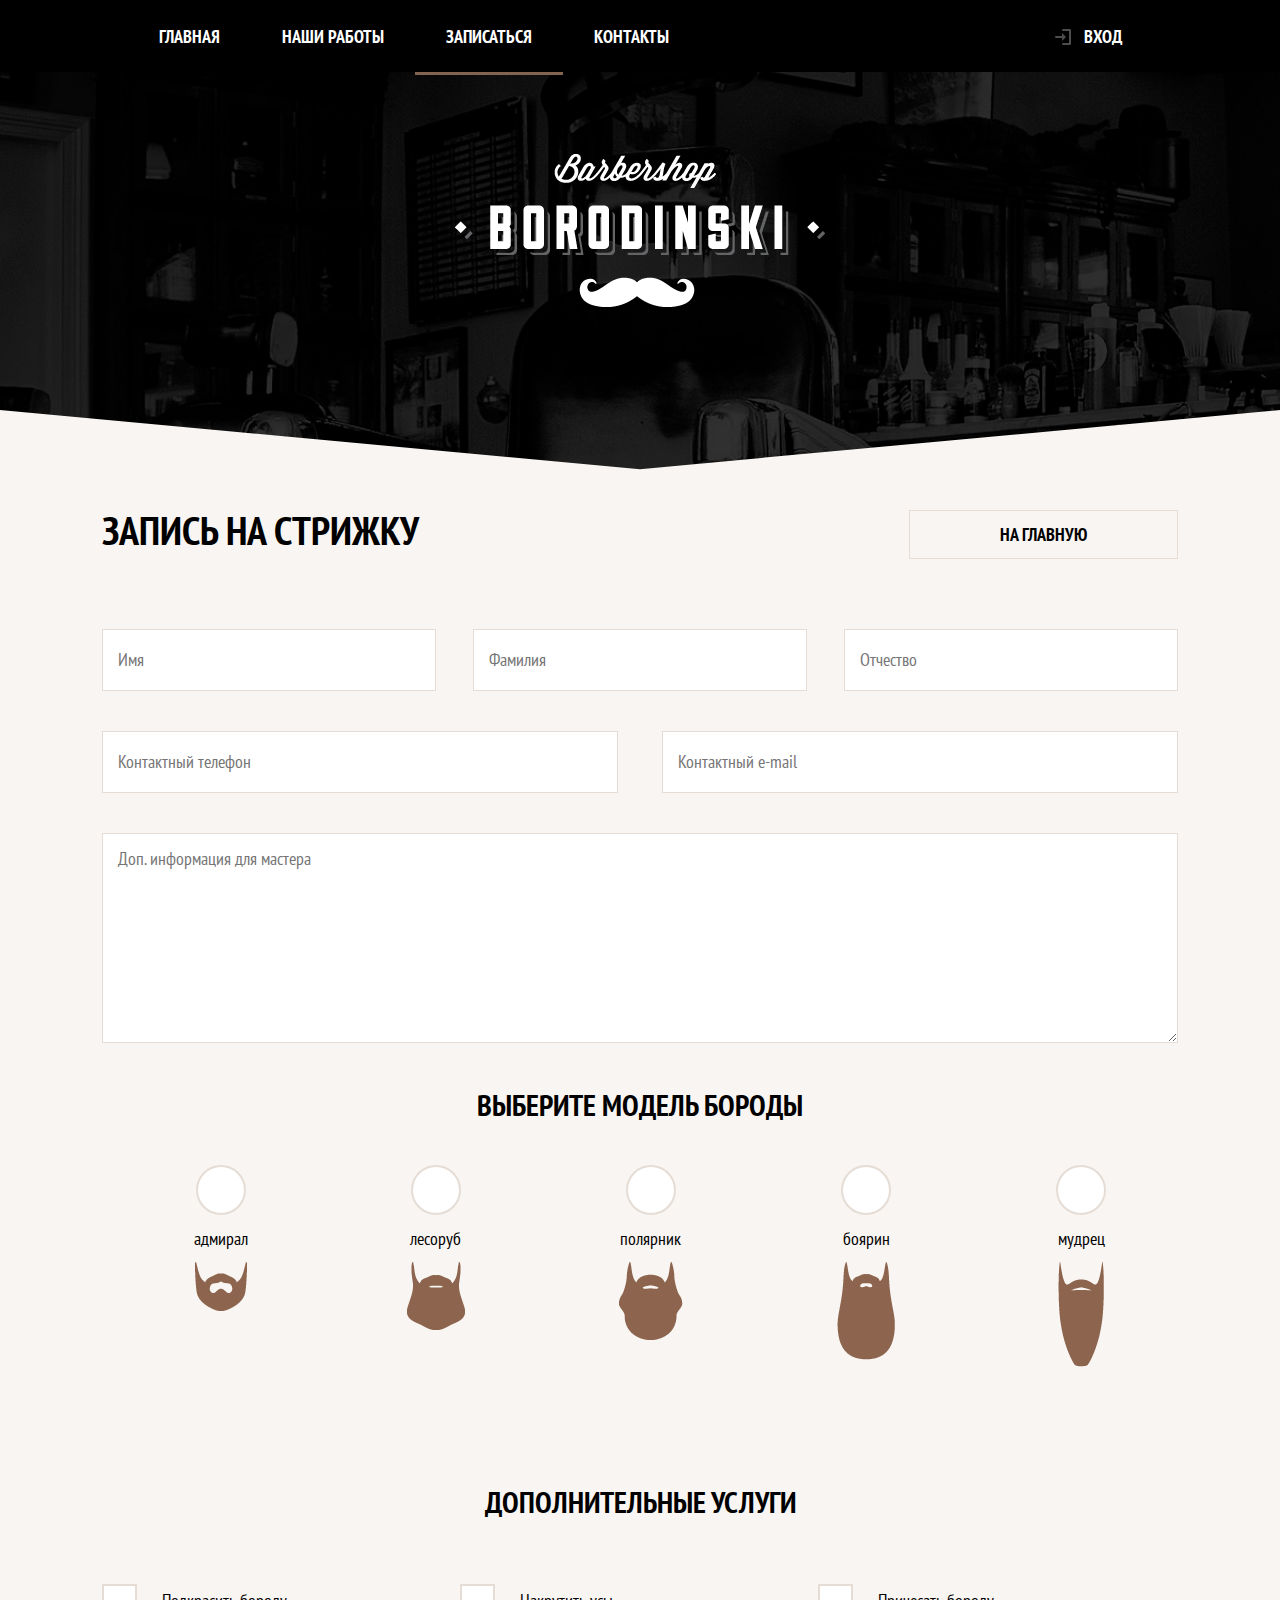
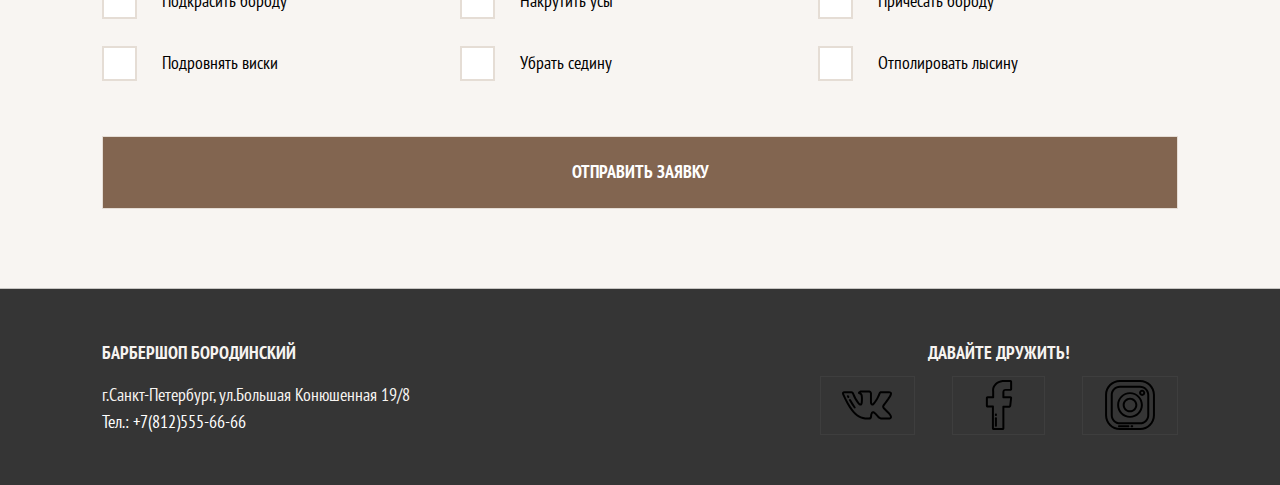
<file: barbershop/form.html>
<!DOCTYPE html>
<html lang="ru">
<head>
    <meta charset="UTF-8">
    <meta name="viewport" content="width=device-width, initial-scale=1.0">
    <title>Барбершоп "Бородинский"</title>
    <link rel="stylesheet" href="https://fonts.googleapis.com/css?family=PT+Sans+Narrow:400,700&amp;subset=cyrillic">
    <link rel="stylesheet" href="css/style.css">
</head>
<body>
<svg xmlns="http://www.w3.org/2000/svg" style="border: 0 !important; clip: rect(0 0 0 0) !important; height: 1px !important; margin: -1px !important; overflow: hidden !important; padding: 0 !important; position: absolute !important; width: 1px !important;" class="root-svg-symbols-element">
    <symbol id="ico-log_in" viewBox="0 0 16 16">
        <image width="16" height="16" xlink:href="[data-uri]">
        </image>
    </symbol>
    <symbol id="ico-fast" viewBox="0 0 95 94">
        <image width="95" height="94" xlink:href="[data-uri]">
        </image>
    </symbol>
    <symbol id="ico-cool" viewBox="0 0 95 88">
        <image width="95" height="88" xlink:href="[data-uri]">
        </image>
    </symbol>
    <symbol id="ico-price" viewBox="0 0 95 91">
        <image width="95" height="91" xlink:href="[data-uri]">
        </image>
    </symbol>
    <symbol id="ico-vk" viewBox="0 0 511.998 511.998">
        <g>
            <path d="M489.25,335.681c-11.137-13.347-23.719-25.264-35.888-36.789c-4.276-4.051-8.7-8.24-12.96-12.399
			c-0.001-0.001-0.002-0.002-0.003-0.003c-5.73-5.589-8.535-9.556-8.828-12.486c-0.288-2.88,1.68-7.153,6.207-13.469
			c6.769-9.5,13.984-19.016,20.964-28.218c6.204-8.18,12.618-16.639,18.766-25.146l1.38-1.91
			c11.995-16.602,24.397-33.769,31.043-54.689c1.898-5.998,3.869-14.874-0.885-22.666c-4.756-7.794-13.573-10.104-19.787-11.162
			c-3.035-0.52-5.915-0.563-8.595-0.563l-77.806-0.069c-13.452-0.224-22.784,6.152-27.87,18.956
			c-4.07,10.226-8.877,22.077-14.446,33.319c-10.655,21.703-24.194,46.7-43.818,67.527l-0.872,0.928
			c-1.336,1.426-3.519,3.758-4.64,4.293c-2.126-1.336-4.579-8.977-4.467-12.98c0.003-0.099,0.004-0.197,0.004-0.295l-0.069-89.903
			c0-0.457-0.032-0.914-0.093-1.367c-1.745-12.826-5.147-25.684-25.447-29.69c-0.651-0.129-1.313-0.193-1.975-0.193h-80.935
			c-15.227,0-23.281,6.973-29.738,14.533c-1.869,2.204-6.835,8.056-4.305,15.21c2.56,7.239,10.188,8.684,12.692,9.158
			c8.82,1.674,13.381,6.659,14.793,16.189c2.791,18.517,3.133,38.326,1.078,62.309c-0.573,6.439-1.639,11.333-3.359,15.403
			c-0.476,1.127-0.894,1.825-1.186,2.236c-0.466-0.188-1.191-0.548-2.195-1.235c-6.198-4.241-10.869-10.834-15.386-17.208
			c-18.042-25.473-33.218-53.607-46.401-86.022c-5.429-13.283-15.635-20.702-28.719-20.894c-24.928-0.415-47.983-0.405-70.459,0.032
			c-10.601,0.184-18.035,3.521-22.099,9.92c-4.069,6.411-3.92,14.585,0.444,24.299c31.196,69.37,59.522,119.834,91.842,163.628
			c22.757,30.832,45.665,52.234,72.092,67.354c27.766,15.885,59.08,23.67,95.408,23.669c4.131,0,8.334-0.101,12.593-0.304
			c22.413-1.021,31.532-9.936,32.527-31.765c0.558-11.537,1.842-20.883,6.297-29.003c1.246-2.273,2.652-3.797,3.76-4.076
			c1.178-0.294,3.267,0.427,5.59,1.936c4.247,2.758,7.904,6.498,10.911,9.781c3.048,3.337,6.128,6.784,9.109,10.117
			c6.343,7.097,12.902,14.436,19.774,21.436c15.543,15.844,33.461,23.11,53.278,21.588l71.205,0.033c0.002,0,0.003,0,0.004,0
			c0.226,0,0.452-0.007,0.678-0.022c8.213-0.547,15.314-5.094,19.484-12.478c5.021-8.892,4.945-20.155-0.207-30.14
			C502.359,352.01,495.384,343.075,489.25,335.681z M490.181,382.502c-0.982,1.739-2.193,2.056-2.818,2.132l-71.19-0.033
			c-0.002,0-0.004,0-0.007,0c-0.281,0-0.562,0.011-0.841,0.035c-14.025,1.168-25.946-3.762-37.474-15.512
			c-6.539-6.662-12.937-13.819-19.124-20.741c-3.015-3.373-6.132-6.862-9.264-10.29c-3.884-4.242-8.685-9.117-14.854-13.123
			c-9.236-5.995-16.89-5.814-21.683-4.606c-4.743,1.195-11.485,4.605-16.66,14.049c-6.704,12.219-8.183,25.401-8.785,37.854
			c-0.348,7.616-1.636,9.628-2.174,10.139c-0.705,0.67-3.061,1.848-10.922,2.207c-37.776,1.776-69.478-4.989-96.931-20.696
			c-23.882-13.664-44.794-33.291-65.809-61.762c-31.425-42.579-59.075-91.887-89.65-159.877c-1.108-2.463-1.45-4-1.549-4.823
			c0.78-0.256,2.304-0.593,4.976-0.642c22.248-0.431,45.062-0.443,69.765-0.031c3.382,0.05,7.233,1.065,10.149,8.2
			c13.774,33.869,29.685,63.344,48.645,90.112c5.034,7.105,11.3,15.949,20.509,22.25c8.435,5.776,15.28,5.5,19.538,4.252
			c4.26-1.249,10.172-4.719,14.154-14.147c2.569-6.077,4.122-12.92,4.891-21.566c2.197-25.653,1.807-46.981-1.225-67.098
			c-2.137-14.413-9.579-24.825-21.302-30.142c2.082-1.084,4.428-1.536,7.686-1.536h79.877c4.494,1.008,5.384,2.192,5.689,2.597
			c1.294,1.721,2.034,5.792,2.486,8.973l0.068,89.074c-0.18,8.539,3.97,27.477,18.1,32.67c0.116,0.043,0.233,0.083,0.35,0.121
			c12.864,4.204,21.373-4.877,25.941-9.756l0.814-0.866c21.496-22.815,35.971-49.473,47.28-72.508
			c5.894-11.895,10.886-24.199,15.107-34.805c2.112-5.319,4.034-6.195,8.62-6.098c0.063,0.002,0.125,0.002,0.189,0.002l77.905,0.069
			c1.812,0,3.703,0.021,5.17,0.272c3.712,0.632,5.241,1.402,5.745,1.721c0.052,0.591,0.04,2.291-1.082,5.839
			c-5.651,17.789-16.572,32.903-28.133,48.905l-1.381,1.913c-6.007,8.312-12.35,16.675-18.483,24.764
			c-7.07,9.321-14.378,18.958-21.307,28.684c-14.814,20.669-13.512,34.385,4.975,52.417c4.369,4.265,8.847,8.507,13.179,12.609
			c12.281,11.633,23.882,22.62,34.235,35.026c5.42,6.534,11.564,14.381,16.042,23.029
			C491.954,376.286,491.381,380.376,490.181,382.502z"></path>
        </g>
        <g>
            <g>
                <path d="M74.382,169.635c-1.498-2.964-2.983-5.936-4.454-8.914c-2.496-5.049-8.608-7.123-13.661-4.627
			c-5.05,2.495-7.122,8.611-4.627,13.661c1.499,3.034,3.012,6.062,4.537,9.081c1.795,3.552,5.386,5.6,9.11,5.6
			c1.546,0,3.117-0.353,4.592-1.098C74.908,180.796,76.923,174.662,74.382,169.635z"></path>
            </g>
        </g>
        <g>
            <g>
                <path d="M138.353,275.441c-16.724-22.659-32.37-47.27-47.83-75.239c-2.725-4.93-8.931-6.716-13.86-3.992
			c-4.929,2.725-6.717,8.931-3.992,13.86c15.896,28.756,32.013,54.102,49.271,77.485c2,2.71,5.087,4.143,8.214,4.143
			c2.104,0,4.226-0.648,6.048-1.995C140.735,286.359,141.697,279.974,138.353,275.441z"></path>
            </g>
        </g>
    </symbol>
    <symbol id="ico-fb" viewBox="0 0 512 512">
        <g>
            <g>
                <path d="M325.581,111.282h46.654c9.995,0,18.128-8.132,18.128-18.128V18.187c0-9.996-8.132-18.128-18.128-18.128H308.17
			C307.556,0.033,306.489,0,304.994,0c-12.088,0-54.123,2.385-87.472,33.064c-36.401,33.493-32.918,73.557-31.386,83.435v48.84
			h-46.371c-9.995,0-18.128,8.132-18.128,18.128v80.629c0,9.997,8.132,18.13,18.128,18.13h43.688v211.647
			c0,9.995,8.132,18.128,18.128,18.128h91.368c9.995,0,18.128-8.133,18.128-18.128V283.271h51.749
			c9.214,0,16.956-6.903,18.009-16.056l9.409-81.672c0.591-5.131-1.04-10.285-4.477-14.14c-3.437-3.853-8.368-6.063-13.53-6.063
			h-61.156v-40.997C311.079,115.872,313.39,111.282,325.581,111.282z M300.881,185.739h68.807l-8.886,77.134h-59.924
			c-5.632,0-10.199,4.566-10.199,10.199v218.53H203.85V272.026c0-5.633-4.567-10.199-10.199-10.199h-51.617v-76.09h54.301
			c5.632,0,10.199-4.566,10.199-10.199V115.67c0-0.585-0.05-1.17-0.15-1.747c-1.075-6.175-4.918-38.365,24.95-65.847
			c27.915-25.681,63.439-27.677,73.661-27.677c1.433,0,2.286,0.038,2.442,0.046c0.168,0.008,0.336,0.012,0.504,0.012h62.026v70.428
			h-44.385c-21.854,0-34.901,12.508-34.901,33.458v51.196C290.681,181.173,295.249,185.739,300.881,185.739z"></path>
            </g>
        </g>
        <g>
            <g>
                <path d="M224.382,343.713c-5.632,0-10.199,4.566-10.199,10.199v5.1c0,5.633,4.567,10.199,10.199,10.199
			c5.632,0,10.199-4.566,10.199-10.199v-5.1C234.581,348.279,230.013,343.713,224.382,343.713z"></path>
            </g>
        </g>
        <g>
            <g>
                <path d="M224.382,381.45c-5.632,0-10.199,4.566-10.199,10.199v77.514c0,5.633,4.567,10.199,10.199,10.199
			c5.632,0,10.199-4.566,10.199-10.199v-77.514C234.581,386.016,230.013,381.45,224.382,381.45z"></path>
            </g>
        </g>
    </symbol>
    <symbol id="ico-inst" viewBox="0 0 512 512">
        <g>
            <g>
                <g>
                    <path d="M359.312,0H152.689C68.849,0,0.64,68.208,0.64,152.049v207.903C0.64,443.792,68.849,512,152.689,512h206.623
				c83.839,0,152.048-68.208,152.048-152.048V152.049C511.359,68.208,443.151,0,359.312,0z M490.961,359.951
				c0,72.593-59.057,131.65-131.649,131.65H152.689c-72.593,0-131.65-59.057-131.65-131.649V152.049
				c0-72.593,59.057-131.65,131.65-131.65h206.623c72.592,0,131.649,59.057,131.649,131.65V359.951z"></path>
                    <path d="M359.312,58.294H152.689c-51.698,0-93.756,42.057-93.756,93.755v207.904c0,51.697,42.058,93.755,93.756,93.755h206.623
				c51.697,0,93.755-42.058,93.755-93.755V152.049C453.067,100.352,411.009,58.294,359.312,58.294z M432.669,359.951
				c0,40.449-32.908,73.357-73.357,73.357H152.689c-40.45,0-73.358-32.908-73.358-73.357V152.048
				c0-40.449,32.908-73.357,73.358-73.357v0.001h206.623c40.449,0,73.357,32.908,73.357,73.357V359.951z"></path>
                </g>
            </g>
        </g>
        <g>
            <g>
                <g>
                    <path d="M256,124.178c-72.686,0-131.821,59.135-131.821,131.822S183.313,387.821,256,387.821S387.821,328.687,387.821,256
				S328.686,124.178,256,124.178z M256,367.422c-61.438,0-111.422-49.984-111.422-111.422c0-61.439,49.984-111.423,111.422-111.423
				c61.439,0,111.422,49.984,111.422,111.423C367.422,317.438,317.438,367.422,256,367.422z"></path>
                    <path d="M256,181.041c-41.332,0-74.959,33.627-74.959,74.959s33.627,74.959,74.959,74.959c41.333,0,74.959-33.627,74.959-74.959
				S297.332,181.041,256,181.041z M256,310.561c-30.085,0-54.561-24.476-54.561-54.561s24.476-54.561,54.561-54.561
				s54.561,24.475,54.561,54.561C310.561,286.085,286.085,310.561,256,310.561z"></path>
                </g>
            </g>
        </g>
        <g>
            <g>
                <path d="M380.485,99.843c-17.464,0-31.673,14.208-31.673,31.673s14.208,31.672,31.673,31.672
			c17.463,0,31.672-14.207,31.672-31.672S397.948,99.843,380.485,99.843z M380.485,142.789c-6.216,0-11.274-5.057-11.274-11.273
			c0-6.217,5.058-11.274,11.274-11.274s11.273,5.058,11.273,11.274C391.759,137.732,386.702,142.789,380.485,142.789z"></path>
            </g>
        </g>
        <g>
            <g>
                <path d="M239.681,463.044h-95.872c-5.633,0-10.199,4.566-10.199,10.199s4.566,10.199,10.199,10.199h95.872
			c5.633,0,10.199-4.566,10.199-10.199S245.314,463.044,239.681,463.044z"></path>
            </g>
        </g>
        <g>
            <g>
                <path d="M278.438,463.044h-6.12c-5.632,0-10.199,4.566-10.199,10.199s4.567,10.199,10.199,10.199h6.12
			c5.633,0,10.199-4.566,10.199-10.199S284.07,463.044,278.438,463.044z"></path>
            </g>
        </g>
    </symbol>
</svg>
<header class="header">
    <a class="header__logo">
        <picture>
            <source media="(min-width: 1200px)" srcset="images/logo-desktop.png">
            <source media="(min-width: 768px)" srcset="images/logo-tablet.png">
            <img class="header__logo-img" src="images/logo-mobile.png" width="226" height="30" alt="Барбершоп <<Бородинский>>">
        </picture>
    </a>
    <nav class="navigation navigation--closed navigation--nojs">
        <button class="navigation__toggle" type="button">
            <span class="visually-hidden">Открыть меню</span></button>
        <div class="navigation__wrapper">
            <ul class="navigation__list site-list">
                <li class="site-list__item">
                    <a class="site-list__link" href="index.html">Главная</a>
                </li>
                <li class="site-list__item">
                    <a class="site-list__link" href="works.html">Наши работы</a>
                </li>
                <li class="site-list__item site-list__item--active">
                    <a class="site-list__link">Записаться</a>
                </li>
                <li class="site-list__item">
                    <a class="site-list__link" href="#contacts">Контакты</a>
                </li>
            </ul>
            <ul class="navigation__list user-list">
                <li class="user-list__item">
                    <a class="user-list__login" href="#">
                        <svg class="user-list__svg" width="16" height="16">
                            <use xlink:href="#ico-log_in"></use>
                        </svg>
                        Вход</a>
                </li>
            </ul>
        </div>
    </nav>
</header>
<main class="main">
    <h1 class="visually-hidden">Барбершоп "Бородинский" - истинно мужская классика</h1>
    <section class="registration">
        <div class="registration__wrapper">
            <div class="registration__head">
                <h2 class="registration__title">Запись на стрижку</h2>
                <a class="registration__return button" href="index.html">На главную</a>
            </div>
            <form class="registration__form" action="#" method="post">
                <div class="user__information">
                    <input class="user__last-name" type="text" name="last-name" placeholder="Фамилия">
                    <input class="user__name" type="text" name="name" placeholder="Имя">
                    <input class="user__middle-name" type="text" name="middle-name" placeholder="Отчество">
                </div>
                <div class="user__contacts">
                    <input class="user__telephone" type="tel" name="phone" placeholder="Контактный телефон">
                    <input class="user__email" type="email" name="email" placeholder="Контактный e-mail">
                </div>
                <textarea class="user__adds" placeholder="Доп. информация для мастера"></textarea>
                <div class="beard__types">
                    <h2 class="beard__title">Выберите модель бороды</h2>
                    <ul class="beard__list">
                        <li class="beard__item">
                            <label class="beard__radiobutton">
                                <input type="radio" name="beard" value="beard__first-field">
                                <span class="radio-indicator"></span>
                                адмирал
                            </label>
                            <img class="beard-img" src="images/beard-1.png" alt="beard">
                        </li>
                        <li class="beard__item">
                            <label class="beard__radiobutton">
                                <input type="radio" name="beard" value="beard__second-field">
                                <span class="radio-indicator"></span>
                                лесоруб
                            </label>
                            <img class="beard-img" src="images/beard-2.png" alt="beard">
                        </li>
                        <li class="beard__item">
                            <label class="beard__radiobutton">
                                <input type="radio" name="beard" value="beard__third-field">
                                <span class="radio-indicator"></span>
                                полярник
                            </label>
                            <img class="beard-img" src="images/beard-3.png" alt="beard">
                        </li>
                        <li class="beard__item">
                            <label class="beard__radiobutton">
                                <input type="radio" name="beard" value="beard__fourth-field">
                                <span class="radio-indicator"></span>
                                боярин
                            </label>
                            <img class="beard-img" src="images/beard-4.png" alt="beard">
                        </li>
                        <li class="beard__item">
                            <label class="beard__radiobutton">
                                <input type="radio" name="beard" value="beard__fifth-field">
                                <span class="radio-indicator"></span>
                                мудрец
                            </label>
                            <img class="beard-img" src="images/beard-5.png" alt="beard">
                        </li>
                    </ul>
                </div>
                <div class="services">
                    <h2 class="services__title">Дополнительные услуги</h2>
                    <ul class="services__list">
                        <li class="services__item">
                            <label class="services__checkbox">
                                <input type="checkbox" name="services__first" id="services__first-field">
                                <span class="checkbox-indicator"></span>
                                Подкрасить бороду
                            </label>
                        </li>
                        <li class="services__item">
                            <label class="services__checkbox">
                                <input type="checkbox" name="services__second" id="services__second-field">
                                <span class="checkbox-indicator"></span>
                                Накрутить усы
                            </label>
                        </li>
                        <li class="services__item">
                            <label class="services__checkbox">
                                <input type="checkbox" name="services__third" id="services__third-field">
                                <span class="checkbox-indicator"></span>
                                Причесать бороду
                            </label>
                        </li>
                        <li class="services__item">
                            <label class="services__checkbox">
                                <input type="checkbox" name="services__fourth" id="services__fourth-field">
                                <span class="checkbox-indicator"></span>
                                Подровнять виски
                            </label>
                        </li>
                        <li class="services__item">
                            <label class="services__checkbox">
                                <input type="checkbox" name="services__fifth" id="services__fifth-field">
                                <span class="checkbox-indicator"></span>
                                Убрать седину
                            </label>
                        </li>
                        <li class="services__item">
                            <label class="services__checkbox">
                                <input type="checkbox" name="services__sixth" id="services__sixth-field">
                                <span class="checkbox-indicator"></span>
                                Отполировать лысину
                            </label>
                        </li>
                    </ul>
                </div>
                <button class="registration__button button" type="submit">Отправить заявку</button>
            </form>
        </div>
    </section>
    <footer class="footer">
        <div class="footer__wrapper">
            <div class="footer-contacts contacts">
                <b class="contacts__title">Барбершоп Бородинский</b>
                <p class="contacts__address">
                    г.Санкт-Петербург, ул.Большая Конюшенная 19/8
                    <a class="contacts__phone" href="tel:+78125556666">
                        <span class="contacts__phone-mobile">Тел.:</span>
                        +7(812)555-66-66
                    </a>
                </p>
            </div>

            <div class="footer__social social" id="contacts">
                <b class="social__title">Давайте дружить!</b>
                <ul class="social__list">
                    <li class="social__item">
                        <a class="social__link social__link--vk" href="https://www.vk.com/">
                            <svg width="50" height="50">
                                <use xlink:href="#ico-vk"></use>
                            </svg>
                        </a>
                    </li>
                    <li class="social__item">
                        <a class="social__link social__link--fb" href="https://www.facebook.com/">
                            <svg width="50" height="50">
                                <use xlink:href="#ico-fb"></use>
                            </svg>
                        </a>
                    </li>
                    <li class="social__item">
                        <a class="social__link social__link--inst" href="https://www.instagram.com/">
                            <svg width="50" height="50">
                                <use xlink:href="#ico-inst"></use>
                            </svg>
                        </a>
                    </li>
                </ul>
            </div>

        </div>
    </footer>
</main>
<div class="modal__log-in">
    <div class="modal__log-in__wrapper">
        <button class="modal__log-in--close" type="button" title="Закрыть">Закрыть</button>
        <h2>Личный кабинет</h2>
        <p>Введите свой логин и пароль, чтобы войти:</p>
        <form class="login-form" action="#" method="post">
            <input class="ico-user" type="text" name="login" placeholder="Логин">
            <input class="ico-password" type="password" name="password" id="user-field-id" placeholder="Пароль">

            <div class="restore">
                <label class="login-checkbox">
                    <input type="checkbox" name="remember" id="remember-field">
                    <span class="checkbox-indicator"></span>
                    Запомните меня</label>
                <a href="#">Я забыл пароль!</a>
            </div>
            <div class="modal__options">
                <button class="btn-login" type="submit">Войти</button>
                <button class="btn-close" type="button">Закрыть</button>
            </div>
        </form>
    </div>
</div>
<div class="modal__overlay"></div>
<script src="js/menu.js"></script>
<script src="js/modal__log-in.js"></script>
<script type="text/javascript" src="https://ajax.googleapis.com/ajax/libs/jquery/1.10.1/jquery.min.js"></script>
<script src="js/anchor-links.js"></script>
</body>
</html>
</file>
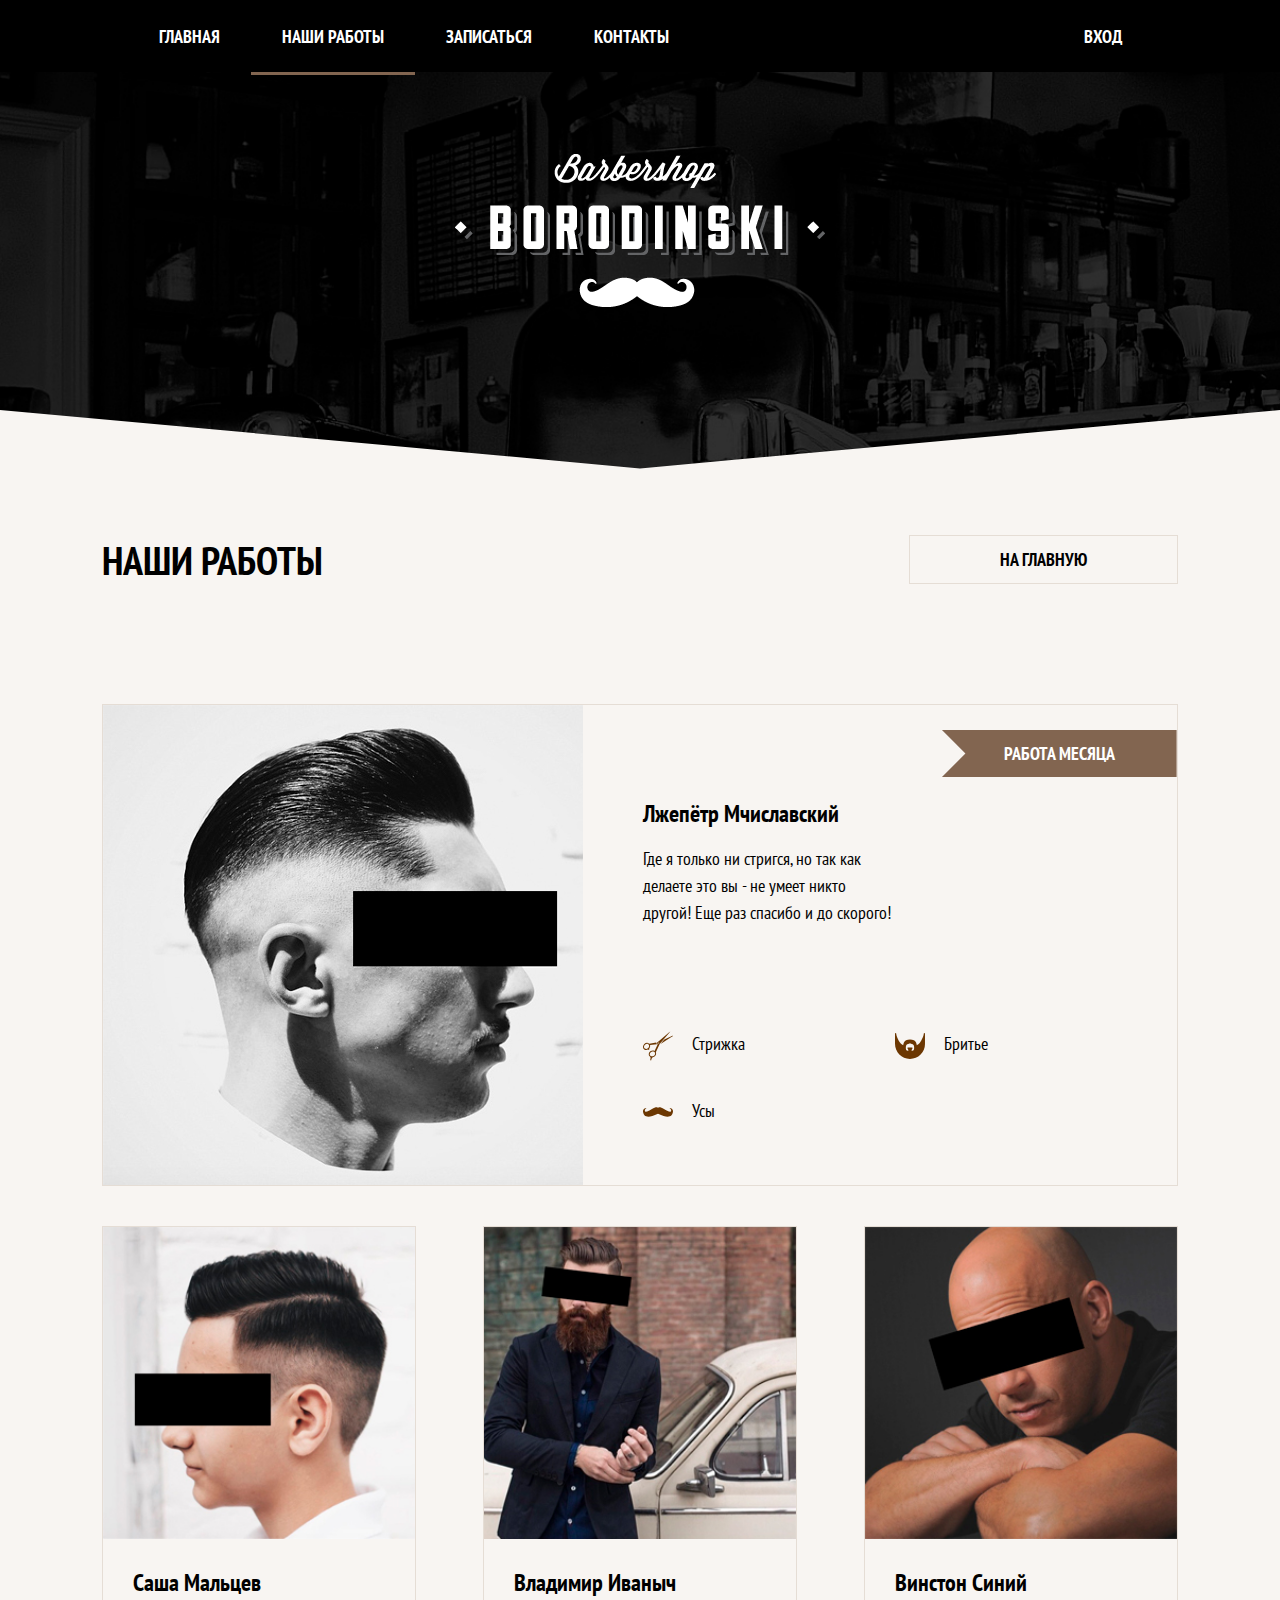
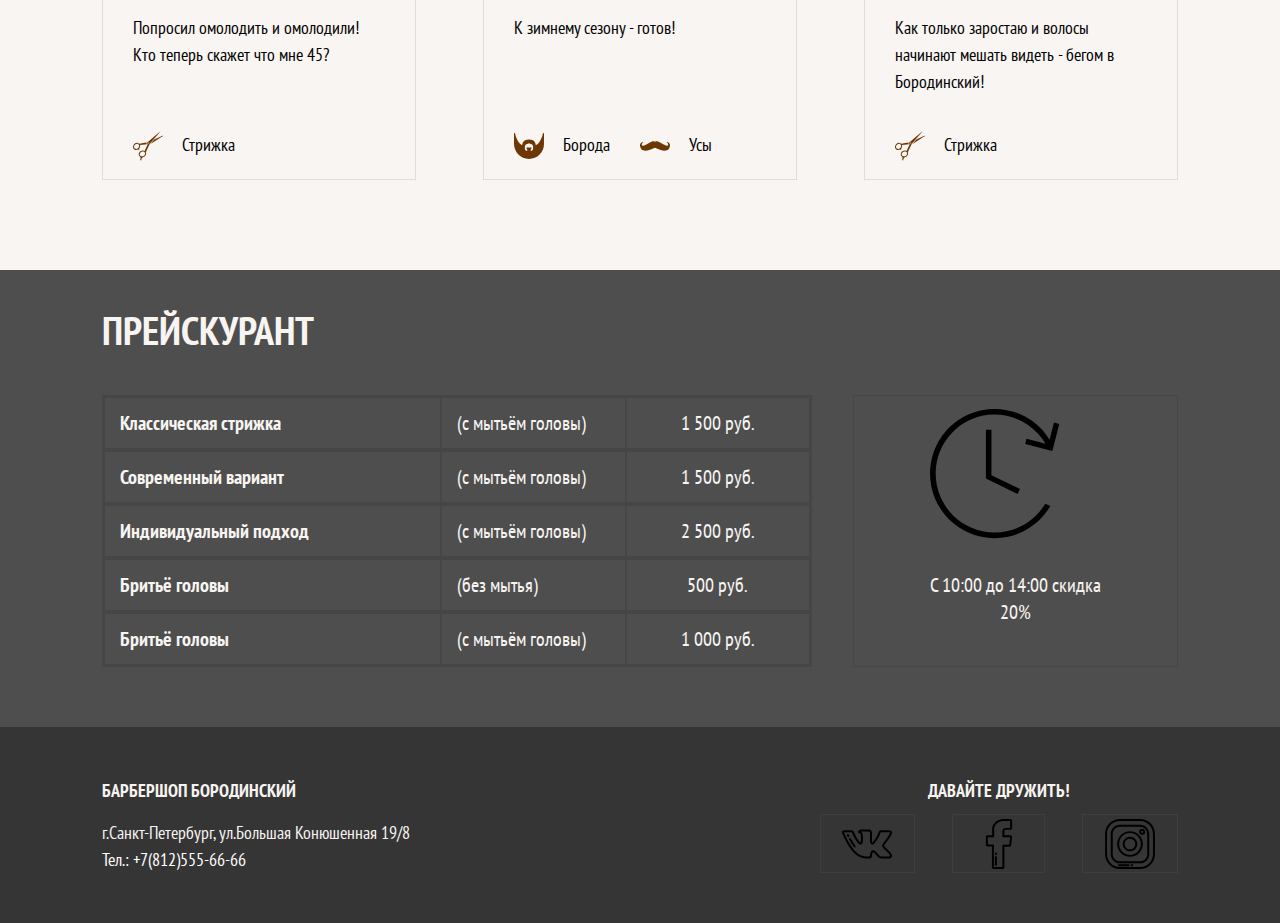
<file: barbershop/works.html>
<!DOCTYPE html>
<html lang="ru">
<head>
    <meta charset="UTF-8">
    <meta name="viewport" content="width=device-width, initial-scale=1.0">
    <title>Барбершоп "Бородинский"</title>
    <link rel="stylesheet" href="https://fonts.googleapis.com/css?family=PT+Sans+Narrow:400,700&amp;subset=cyrillic">
    <link rel="stylesheet" href="css/style.css">
</head>
<body>
<svg xmlns="http://www.w3.org/2000/svg" xmlns:xlink="http://www.w3.org/1999/xlink" style="border: 0 !important; clip: rect(0 0 0 0) !important; height: 1px !important; margin: -1px !important; overflow: hidden !important; padding: 0 !important; position: absolute !important; width: 1px !important;" class="root-svg-symbols-element">
    <symbol id="ico-mustache" viewBox="0 0 168.107 168.108">
        <g>
            <path d="M148.759,61.845c9.105,7.705,8.867,10.914,8.988,14.457c0.435,12.211-20.025,3.423-25.38,0    c-33.297-21.3-35.874-20.386-47.874-16.386l-0.437,0.17l-0.428-0.17c-11.999-4-14.586-4.914-47.875,16.386    c-5.351,3.423-25.813,12.211-25.393,0c0.128-3.543-0.1-6.752,9-14.457c0,0-26.136,0.963-17.676,27.954    c4.09,13.04,15.803,36.602,82.364,4.63c66.567,31.972,78.277,8.41,82.364-4.63C174.896,62.803,148.759,61.845,148.759,61.845z" fill="#6C3702"></path>
        </g>
    </symbol>
    <symbol id="ico-beard" viewBox="0 0 191.99 191.99">
        <g>
            <path d="M187.99,13.128c-0.004,0-0.009,0-0.014,0c-2.202,0.007-3.984,1.793-3.987,3.995l0,0.494  c-0.182,17.381-17.137,46.657-23.656,56.475c-6.666,10.036-15.593,14.695-20.745,16.675c-1.341-8.707-5.56-26.238-18.129-31.752  l-0.431-0.189c-7.092-3.102-15.996-4.81-25.069-4.81c-9.074,0-17.978,1.708-25.08,4.814l-0.429,0.188  C57.886,64.53,53.669,82.06,52.328,90.766c-5.158-1.98-14.081-6.64-20.745-16.674C25.071,64.286,8.141,35.016,8,17.559v-0.431  c0-2.203-1.781-3.991-3.984-4c-0.005,0-0.011,0-0.016,0c-2.195,0-3.982,1.771-4,3.969v64.652c0,53.157,42.721,96.72,95.231,97.109  l0.727,0.003c0.003,0,0.002,0,0.005,0c25.629,0,49.727-9.981,67.848-28.104c18.124-18.124,28.104-42.222,28.104-67.85l0.073-65.249  c0.001-0.188,0.002-0.375,0-0.563C191.972,14.9,190.186,13.128,187.99,13.128z M118.657,123.553  c-1.756,2.108-4.126,3.179-7.248,3.271c-0.213,0.006-0.42,0.009-0.623,0.009h-0.002c-2.893,0-4.237-0.641-4.509-1.189  c-1.024-2.067,1.999-8.584,5.383-13.026c0.925-1.209,1.083-2.838,0.41-4.202c-0.674-1.365-2.064-2.229-3.586-2.229H83.434  c-1.521,0-2.909,0.864-3.583,2.227s-0.517,2.992,0.405,4.201c3.388,4.445,6.412,10.962,5.388,13.029  c-0.272,0.549-1.617,1.189-4.512,1.189c-0.203,0-0.412-0.003-0.625-0.009c-3.122-0.092-5.492-1.162-7.248-3.271  c-4.835-5.808-4.193-18.113-3.539-22.36c0.012-0.077,0.022-0.154,0.03-0.232c0.013-0.129,1.464-13.043,8.827-15.535  c7.542-2.555,14.252-5.69,17.381-7.227c3.129,1.536,9.839,4.672,17.381,7.227c6.162,2.086,8.461,11.928,8.827,15.535  c0.007,0.075,0.018,0.154,0.029,0.229C122.85,105.44,123.492,117.746,118.657,123.553z" data-original="#000000" class="active-path" data-old_color="#6D3702" fill="#6C3702"></path>
        </g>
    </symbol>
    <symbol id="ico-scissors" viewBox="0 0 380.628 380.627">
        <g>
            <path d="M168.104,146.719l-89.552,13.826c-1.337-1.22-2.738-2.382-4.244-3.398c-16.582-11.216-40.759-8.081-57.486,7.462    c-9.284,8.646-15.151,19.897-16.518,31.697c-1.407,12.203,2.096,23.529,9.879,31.902c1.938,2.09,4.087,3.924,6.422,5.5    c0,0.023,0,0,0,0.023c12.699,8.57,29.817,8.711,44.659,1.366c0.631,0.759,1.337,1.483,2.213,2.056    c4.904,3.339,11.561,2.031,14.889-2.861c2.592-3.83,2.341-8.723-0.228-12.25c6.936-7.94,11.332-17.527,12.471-27.493    c0.73-6.265,0.129-12.29-1.652-17.813l87.923-7.117L168.104,146.719z M77.864,193.065c-1.004,8.787-5.453,17.206-12.5,23.78    c-12.395,11.491-29.882,14.141-41.559,6.224c-1.523-1.028-2.954-2.254-4.209-3.608c-5.19-5.582-7.497-13.265-6.533-21.685    c1.022-8.787,5.465-17.218,12.512-23.757c12.383-11.525,29.881-14.159,41.564-6.242c1.529,1.028,2.948,2.248,4.204,3.608    C76.51,176.974,78.827,184.664,77.864,193.065z" data-original="#000000" class="active-path" data-old_color="#000000" fill="#6C3702"></path>
            <polygon points="222.135,165.934 374.638,67.729 380.628,57.278 270.536,107.618 221.072,166.033   " data-original="#000000" class="active-path" data-old_color="#000000" fill="#6C3702"></polygon>
            <path d="M123.656,333.827c5.815-1.086,11.531-3.188,16.909-6.235c19.839-11.315,30.051-33.466,24.3-52.64    c-0.514-1.752-1.208-3.422-1.985-5.057l48.676-103.716l135.7-160.292l-14.409,8.454L177.37,149.34l8.32,21.737l-39.037,81.593    c-3.818-2.09-8.051-3.596-12.629-4.46c-11.683-2.242-24.177,0.023-35.189,6.294c-19.828,11.291-30.051,33.455-24.3,52.629    c0.812,2.709,1.938,5.324,3.34,7.766c3.152,5.522,7.613,10.03,12.996,13.357c10.615,13.254,1.658,32.848,1.314,37.613    c-0.356,4.857,8.361,10.637,10.323,8.359C104.383,372.092,108.411,339.385,123.656,333.827z M195.242,158.571    c-2.581-2.68-2.487-6.913,0.187-9.505c2.674-2.575,6.937-2.499,9.494,0.193c2.58,2.674,2.487,6.93-0.176,9.493    C202.073,161.321,197.812,161.239,195.242,158.571z M134.194,316.452c-8.361,4.752-17.731,6.469-26.414,4.811    c-8.314-1.576-14.97-6.084-18.742-12.705c-0.929-1.611-1.658-3.328-2.184-5.103c-4.058-13.511,3.667-29.415,18.362-37.799    c8.36-4.765,17.737-6.469,26.425-4.834c8.303,1.588,14.977,6.106,18.742,12.716c0.905,1.6,1.646,3.328,2.184,5.104    C156.614,292.139,148.89,308.043,134.194,316.452z" data-original="#000000" class="active-path" data-old_color="#000000" fill="#6C3702"></path>
        </g>
    </symbol>
    <symbol id="ico-vk" viewBox="0 0 511.998 511.998">
        <g>
            <path d="M489.25,335.681c-11.137-13.347-23.719-25.264-35.888-36.789c-4.276-4.051-8.7-8.24-12.96-12.399
			c-0.001-0.001-0.002-0.002-0.003-0.003c-5.73-5.589-8.535-9.556-8.828-12.486c-0.288-2.88,1.68-7.153,6.207-13.469
			c6.769-9.5,13.984-19.016,20.964-28.218c6.204-8.18,12.618-16.639,18.766-25.146l1.38-1.91
			c11.995-16.602,24.397-33.769,31.043-54.689c1.898-5.998,3.869-14.874-0.885-22.666c-4.756-7.794-13.573-10.104-19.787-11.162
			c-3.035-0.52-5.915-0.563-8.595-0.563l-77.806-0.069c-13.452-0.224-22.784,6.152-27.87,18.956
			c-4.07,10.226-8.877,22.077-14.446,33.319c-10.655,21.703-24.194,46.7-43.818,67.527l-0.872,0.928
			c-1.336,1.426-3.519,3.758-4.64,4.293c-2.126-1.336-4.579-8.977-4.467-12.98c0.003-0.099,0.004-0.197,0.004-0.295l-0.069-89.903
			c0-0.457-0.032-0.914-0.093-1.367c-1.745-12.826-5.147-25.684-25.447-29.69c-0.651-0.129-1.313-0.193-1.975-0.193h-80.935
			c-15.227,0-23.281,6.973-29.738,14.533c-1.869,2.204-6.835,8.056-4.305,15.21c2.56,7.239,10.188,8.684,12.692,9.158
			c8.82,1.674,13.381,6.659,14.793,16.189c2.791,18.517,3.133,38.326,1.078,62.309c-0.573,6.439-1.639,11.333-3.359,15.403
			c-0.476,1.127-0.894,1.825-1.186,2.236c-0.466-0.188-1.191-0.548-2.195-1.235c-6.198-4.241-10.869-10.834-15.386-17.208
			c-18.042-25.473-33.218-53.607-46.401-86.022c-5.429-13.283-15.635-20.702-28.719-20.894c-24.928-0.415-47.983-0.405-70.459,0.032
			c-10.601,0.184-18.035,3.521-22.099,9.92c-4.069,6.411-3.92,14.585,0.444,24.299c31.196,69.37,59.522,119.834,91.842,163.628
			c22.757,30.832,45.665,52.234,72.092,67.354c27.766,15.885,59.08,23.67,95.408,23.669c4.131,0,8.334-0.101,12.593-0.304
			c22.413-1.021,31.532-9.936,32.527-31.765c0.558-11.537,1.842-20.883,6.297-29.003c1.246-2.273,2.652-3.797,3.76-4.076
			c1.178-0.294,3.267,0.427,5.59,1.936c4.247,2.758,7.904,6.498,10.911,9.781c3.048,3.337,6.128,6.784,9.109,10.117
			c6.343,7.097,12.902,14.436,19.774,21.436c15.543,15.844,33.461,23.11,53.278,21.588l71.205,0.033c0.002,0,0.003,0,0.004,0
			c0.226,0,0.452-0.007,0.678-0.022c8.213-0.547,15.314-5.094,19.484-12.478c5.021-8.892,4.945-20.155-0.207-30.14
			C502.359,352.01,495.384,343.075,489.25,335.681z M490.181,382.502c-0.982,1.739-2.193,2.056-2.818,2.132l-71.19-0.033
			c-0.002,0-0.004,0-0.007,0c-0.281,0-0.562,0.011-0.841,0.035c-14.025,1.168-25.946-3.762-37.474-15.512
			c-6.539-6.662-12.937-13.819-19.124-20.741c-3.015-3.373-6.132-6.862-9.264-10.29c-3.884-4.242-8.685-9.117-14.854-13.123
			c-9.236-5.995-16.89-5.814-21.683-4.606c-4.743,1.195-11.485,4.605-16.66,14.049c-6.704,12.219-8.183,25.401-8.785,37.854
			c-0.348,7.616-1.636,9.628-2.174,10.139c-0.705,0.67-3.061,1.848-10.922,2.207c-37.776,1.776-69.478-4.989-96.931-20.696
			c-23.882-13.664-44.794-33.291-65.809-61.762c-31.425-42.579-59.075-91.887-89.65-159.877c-1.108-2.463-1.45-4-1.549-4.823
			c0.78-0.256,2.304-0.593,4.976-0.642c22.248-0.431,45.062-0.443,69.765-0.031c3.382,0.05,7.233,1.065,10.149,8.2
			c13.774,33.869,29.685,63.344,48.645,90.112c5.034,7.105,11.3,15.949,20.509,22.25c8.435,5.776,15.28,5.5,19.538,4.252
			c4.26-1.249,10.172-4.719,14.154-14.147c2.569-6.077,4.122-12.92,4.891-21.566c2.197-25.653,1.807-46.981-1.225-67.098
			c-2.137-14.413-9.579-24.825-21.302-30.142c2.082-1.084,4.428-1.536,7.686-1.536h79.877c4.494,1.008,5.384,2.192,5.689,2.597
			c1.294,1.721,2.034,5.792,2.486,8.973l0.068,89.074c-0.18,8.539,3.97,27.477,18.1,32.67c0.116,0.043,0.233,0.083,0.35,0.121
			c12.864,4.204,21.373-4.877,25.941-9.756l0.814-0.866c21.496-22.815,35.971-49.473,47.28-72.508
			c5.894-11.895,10.886-24.199,15.107-34.805c2.112-5.319,4.034-6.195,8.62-6.098c0.063,0.002,0.125,0.002,0.189,0.002l77.905,0.069
			c1.812,0,3.703,0.021,5.17,0.272c3.712,0.632,5.241,1.402,5.745,1.721c0.052,0.591,0.04,2.291-1.082,5.839
			c-5.651,17.789-16.572,32.903-28.133,48.905l-1.381,1.913c-6.007,8.312-12.35,16.675-18.483,24.764
			c-7.07,9.321-14.378,18.958-21.307,28.684c-14.814,20.669-13.512,34.385,4.975,52.417c4.369,4.265,8.847,8.507,13.179,12.609
			c12.281,11.633,23.882,22.62,34.235,35.026c5.42,6.534,11.564,14.381,16.042,23.029
			C491.954,376.286,491.381,380.376,490.181,382.502z"></path>
        </g>
        <g>
            <g>
                <path d="M74.382,169.635c-1.498-2.964-2.983-5.936-4.454-8.914c-2.496-5.049-8.608-7.123-13.661-4.627
			c-5.05,2.495-7.122,8.611-4.627,13.661c1.499,3.034,3.012,6.062,4.537,9.081c1.795,3.552,5.386,5.6,9.11,5.6
			c1.546,0,3.117-0.353,4.592-1.098C74.908,180.796,76.923,174.662,74.382,169.635z"></path>
            </g>
        </g>
        <g>
            <g>
                <path d="M138.353,275.441c-16.724-22.659-32.37-47.27-47.83-75.239c-2.725-4.93-8.931-6.716-13.86-3.992
			c-4.929,2.725-6.717,8.931-3.992,13.86c15.896,28.756,32.013,54.102,49.271,77.485c2,2.71,5.087,4.143,8.214,4.143
			c2.104,0,4.226-0.648,6.048-1.995C140.735,286.359,141.697,279.974,138.353,275.441z"></path>
            </g>
        </g>
    </symbol>
    <symbol id="ico-fb" viewBox="0 0 512 512">
        <g>
            <g>
                <path d="M325.581,111.282h46.654c9.995,0,18.128-8.132,18.128-18.128V18.187c0-9.996-8.132-18.128-18.128-18.128H308.17
			C307.556,0.033,306.489,0,304.994,0c-12.088,0-54.123,2.385-87.472,33.064c-36.401,33.493-32.918,73.557-31.386,83.435v48.84
			h-46.371c-9.995,0-18.128,8.132-18.128,18.128v80.629c0,9.997,8.132,18.13,18.128,18.13h43.688v211.647
			c0,9.995,8.132,18.128,18.128,18.128h91.368c9.995,0,18.128-8.133,18.128-18.128V283.271h51.749
			c9.214,0,16.956-6.903,18.009-16.056l9.409-81.672c0.591-5.131-1.04-10.285-4.477-14.14c-3.437-3.853-8.368-6.063-13.53-6.063
			h-61.156v-40.997C311.079,115.872,313.39,111.282,325.581,111.282z M300.881,185.739h68.807l-8.886,77.134h-59.924
			c-5.632,0-10.199,4.566-10.199,10.199v218.53H203.85V272.026c0-5.633-4.567-10.199-10.199-10.199h-51.617v-76.09h54.301
			c5.632,0,10.199-4.566,10.199-10.199V115.67c0-0.585-0.05-1.17-0.15-1.747c-1.075-6.175-4.918-38.365,24.95-65.847
			c27.915-25.681,63.439-27.677,73.661-27.677c1.433,0,2.286,0.038,2.442,0.046c0.168,0.008,0.336,0.012,0.504,0.012h62.026v70.428
			h-44.385c-21.854,0-34.901,12.508-34.901,33.458v51.196C290.681,181.173,295.249,185.739,300.881,185.739z"></path>
            </g>
        </g>
        <g>
            <g>
                <path d="M224.382,343.713c-5.632,0-10.199,4.566-10.199,10.199v5.1c0,5.633,4.567,10.199,10.199,10.199
			c5.632,0,10.199-4.566,10.199-10.199v-5.1C234.581,348.279,230.013,343.713,224.382,343.713z"></path>
            </g>
        </g>
        <g>
            <g>
                <path d="M224.382,381.45c-5.632,0-10.199,4.566-10.199,10.199v77.514c0,5.633,4.567,10.199,10.199,10.199
			c5.632,0,10.199-4.566,10.199-10.199v-77.514C234.581,386.016,230.013,381.45,224.382,381.45z"></path>
            </g>
        </g>
    </symbol>
    <symbol id="ico-inst" viewBox="0 0 512 512">
        <g>
            <g>
                <g>
                    <path d="M359.312,0H152.689C68.849,0,0.64,68.208,0.64,152.049v207.903C0.64,443.792,68.849,512,152.689,512h206.623
				c83.839,0,152.048-68.208,152.048-152.048V152.049C511.359,68.208,443.151,0,359.312,0z M490.961,359.951
				c0,72.593-59.057,131.65-131.649,131.65H152.689c-72.593,0-131.65-59.057-131.65-131.649V152.049
				c0-72.593,59.057-131.65,131.65-131.65h206.623c72.592,0,131.649,59.057,131.649,131.65V359.951z"></path>
                    <path d="M359.312,58.294H152.689c-51.698,0-93.756,42.057-93.756,93.755v207.904c0,51.697,42.058,93.755,93.756,93.755h206.623
				c51.697,0,93.755-42.058,93.755-93.755V152.049C453.067,100.352,411.009,58.294,359.312,58.294z M432.669,359.951
				c0,40.449-32.908,73.357-73.357,73.357H152.689c-40.45,0-73.358-32.908-73.358-73.357V152.048
				c0-40.449,32.908-73.357,73.358-73.357v0.001h206.623c40.449,0,73.357,32.908,73.357,73.357V359.951z"></path>
                </g>
            </g>
        </g>
        <g>
            <g>
                <g>
                    <path d="M256,124.178c-72.686,0-131.821,59.135-131.821,131.822S183.313,387.821,256,387.821S387.821,328.687,387.821,256
				S328.686,124.178,256,124.178z M256,367.422c-61.438,0-111.422-49.984-111.422-111.422c0-61.439,49.984-111.423,111.422-111.423
				c61.439,0,111.422,49.984,111.422,111.423C367.422,317.438,317.438,367.422,256,367.422z"></path>
                    <path d="M256,181.041c-41.332,0-74.959,33.627-74.959,74.959s33.627,74.959,74.959,74.959c41.333,0,74.959-33.627,74.959-74.959
				S297.332,181.041,256,181.041z M256,310.561c-30.085,0-54.561-24.476-54.561-54.561s24.476-54.561,54.561-54.561
				s54.561,24.475,54.561,54.561C310.561,286.085,286.085,310.561,256,310.561z"></path>
                </g>
            </g>
        </g>
        <g>
            <g>
                <path d="M380.485,99.843c-17.464,0-31.673,14.208-31.673,31.673s14.208,31.672,31.673,31.672
			c17.463,0,31.672-14.207,31.672-31.672S397.948,99.843,380.485,99.843z M380.485,142.789c-6.216,0-11.274-5.057-11.274-11.273
			c0-6.217,5.058-11.274,11.274-11.274s11.273,5.058,11.273,11.274C391.759,137.732,386.702,142.789,380.485,142.789z"></path>
            </g>
        </g>
        <g>
            <g>
                <path d="M239.681,463.044h-95.872c-5.633,0-10.199,4.566-10.199,10.199s4.566,10.199,10.199,10.199h95.872
			c5.633,0,10.199-4.566,10.199-10.199S245.314,463.044,239.681,463.044z"></path>
            </g>
        </g>
        <g>
            <g>
                <path d="M278.438,463.044h-6.12c-5.632,0-10.199,4.566-10.199,10.199s4.567,10.199,10.199,10.199h6.12
			c5.633,0,10.199-4.566,10.199-10.199S284.07,463.044,278.438,463.044z"></path>
            </g>
        </g>
    </symbol>
</svg>
<header class="header">
    <a class="header__logo">
        <picture>
            <source media="(min-width: 1200px)" srcset="images/logo-desktop.png">
            <source media="(min-width: 768px)" srcset="images/logo-tablet.png">
            <img class="header__logo-img" src="images/logo-mobile.png" width="226" height="30" alt="Барбершоп <<Бородинский>>">
        </picture>
    </a>
    <nav class="navigation navigation--closed navigation--nojs">
        <button class="navigation__toggle" type="button">
            <span class="visually-hidden">Открыть меню</span></button>
        <div class="navigation__wrapper">
            <ul class="navigation__list site-list">
                <li class="site-list__item">
                    <a class="site-list__link" href="index.html">Главная</a>
                </li>
                <li class="site-list__item site-list__item--active">
                    <a class="site-list__link">Наши работы</a>
                </li>
                <li class="site-list__item">
                    <a class="site-list__link" href="form.html">Записаться</a>
                </li>
                <li class="site-list__item">
                    <a class="site-list__link" href="#contacts">Контакты</a>
                </li>
            </ul>
            <ul class="navigation__list user-list">
                <li class="user-list__item">
                    <a class="user-list__login" href="#">
                        <svg class="user-list__svg" width="16" height="16">
                            <use xlink:href="#ico-log_in"></use>
                        </svg>
                        Вход</a>
                </li>
            </ul>
        </div>
    </nav>
</header>
<main class="main">
    <h1 class="visually-hidden">Барбершоп "Бородинский" - истинно мужская классика</h1>
    <section class="works">
        <div class="works__wrapper">
            <div class="works__head">
                <h2 class="works__title">Наши работы</h2>
                <a class="works__return button" href="#">На главную</a>
            </div>
            <div class="works__list">
                <div class="works__item work-thebest">
                    <picture class="works__main-img">
                        <source media="(min-width: 1200px)" srcset="images/photo-1-desktop.jpg">
                        <source media="(min-width: 768px)" srcset="images/photo-1-tablet.jpg">
                        <img class="work__image-thebest" src="images/photo-1-mobile.jpg" alt="work">
                    </picture>
                    <p class="work-thebest__label">Работа месяца</p>
                    <div class="work__details-box details-box-thebest">
                        <div class="work__details-content details-content-thebest">
                            <h2 class="work__customer-name">Лжепётр Мчиславский</h2>
                            <p class="work__customer-review">Где я только ни стригся, но так как делаете это вы - не
                                умеет никто другой! Еще раз спасибо и до скорого!</p>
                        </div>
                        <div class="work__svg-thebest">
                            <p class="svg-icon">
                                <svg width="30" height="30">
                                    <use xlink:href="#ico-scissors"></use>
                                </svg>
                                <span>Стрижка</span>
                            </p>
                            <p class="svg-icon">
                                <svg width="30" height="30">
                                    <use xlink:href="#ico-beard"></use>
                                </svg>
                                <span>Бритье</span>
                            </p>
                            <p class="svg-icon">
                                <svg width="30" height="30">
                                    <use xlink:href="#ico-mustache"></use>
                                </svg>
                                <span>Усы</span>
                            </p>
                        </div>
                    </div>
                </div>
                <div class="works__item work">
                    <picture class="works__img">
                        <source media="(min-width: 1200px)" srcset="images/photo-2-desktop.jpg">
                        <source media="(min-width: 768px)" srcset="images/photo-2-tablet.jpg">
                        <img class="work__image" src="images/photo-2-mobile.jpg" alt="work">
                    </picture>
                    <div class="work__details-box">
                        <div class="work__details-content">
                            <h2 class="work__customer-name">Саша Мальцев</h2>
                            <p class="work__customer-review">Попросил омолодить и омолодили! Кто теперь скажет что мне
                                45?</p>
                        </div>
                        <div class="work__svg">
                            <p class="svg-icon">
                                <svg width="30" height="30">
                                    <use xlink:href="#ico-scissors"></use>
                                </svg>
                                <span>Стрижка</span>
                            </p>
                        </div>
                    </div>
                </div>
                <div class="works__item work">
                    <picture class="works__img">
                        <source media="(min-width: 1200px)" srcset="images/photo-3-desktop.jpg">
                        <source media="(min-width: 768px)" srcset="images/photo-3-tablet.jpg">
                        <img class="work__image" src="images/photo-3-mobile.jpg" alt="work">
                    </picture>
                    <div class="work__details-box">
                        <div class="work__details-content">
                            <h2 class="work__customer-name">Владимир Иваныч</h2>
                            <p class="work__customer-review">К зимнему сезону - готов!</p>
                        </div>
                        <div class="work__svg">
                            <p class="svg-icon">
                                <svg width="30" height="30">
                                    <use xlink:href="#ico-beard"></use>
                                </svg>
                                <span>Борода</span>
                            </p>
                            <p class="svg-icon">
                                <svg width="30" height="30">
                                    <use xlink:href="#ico-mustache"></use>
                                </svg>
                                <span>Усы</span>
                            </p>
                        </div>
                    </div>
                </div>
                <div class="works__item work">
                    <picture class="works__img">
                        <source media="(min-width: 1200px)" srcset="images/photo-4-desktop.jpg">
                        <source media="(min-width: 768px)" srcset="images/photo-4-tablet.jpg">
                        <img class="work__image" src="images/photo-4-mobile.jpg" alt="work">
                    </picture>
                    <div class="work__details-box">
                        <div class="work__details-content">
                            <h2 class="work__customer-name">Винстон Синий</h2>
                            <p class="work__customer-review">Как только заростаю и волосы начинают мешать видеть - бегом
                                в Бородинский!</p>
                        </div>
                        <div class="work__svg">
                            <p class="svg-icon">
                                <svg width="30" height="30">
                                    <use xlink:href="#ico-scissors"></use>
                                </svg>
                                <span>Стрижка</span>
                            </p>
                        </div>
                    </div>
                </div>
            </div>
        </div>
    </section>
    <section class="price">
        <div class="price__wrapper">
            <h2 class="price__title">Прейскурант</h2>
            <table class="price__list">
                <tr class="price__field">
                    <th>
                        Классическая стрижка
                    </th>
                    <td>
                        (с мытьём головы)
                    </td>
                    <td class="price__value">
                        1 500 руб.
                    </td>
                </tr>

                <tr class="price__field">
                    <th>
                        Современный вариант
                    </th>
                    <td>
                        (с мытьём головы)
                    </td>
                    <td class="price__value">
                        1 500 руб.
                    </td>
                </tr>

                <tr class="price__field">
                    <th>
                        Индивидуальный подход
                    </th>
                    <td>
                        (с мытьём головы)
                    </td>
                    <td class="price__value">
                        2 500 руб.
                    </td>
                </tr>

                <tr class="price__field">
                    <th>
                        Бритьё головы
                    </th>
                    <td>
                        (без мытья)
                    </td>
                    <td class="price__value">
                        500 руб.
                    </td>
                </tr>

                <tr class="price__field">
                    <th>
                        Бритьё головы
                    </th>
                    <td>
                        (с мытьём головы)
                    </td>
                    <td class="price__value">
                        1 000 руб.
                    </td>
                </tr>

            </table>
            <div class="sale">
                <svg class="sale__svg" version="1.1" xmlns="http://www.w3.org/2000/svg" viewBox="0 0 512 512" xmlns:xlink="http://www.w3.org/1999/xlink" enable-background="new 0 0 512 512">
                    <g>
                        <g>
                            <path d="M371.9,143.9L475,171l26-103.1l-19.8-5.2l-17,64.9C421.1,57.7,343.9,11.2,255.8,11.2C120.6,11.2,11,120.9,11,256.2    s109.6,245,244.8,245c90.2,0,169-48.8,211.5-121.5l-19.3-9.3c-39,65.5-110.4,109.4-192.1,109.4c-123.4,0-223.5-100.1-223.5-223.6    S132.4,32.5,255.8,32.5c82.2,0,154.1,44.4,192.9,110.6l-71.6-19L371.9,143.9z"></path>
                            <polygon points="223,89.7 223,275.2 342.8,333.5 352.1,314.8 243.9,262.7 243.9,89.7   "></polygon>
                        </g>
                    </g>
                </svg>
                <p class="sale__hours">С 10:00 до 14:00 скидка 20%</p>
            </div>
        </div>
    </section>
    <footer class="footer">
        <div class="footer__wrapper">
            <div class="footer-contacts contacts">
                <b class="contacts__title">Барбершоп Бородинский</b>
                <p class="contacts__address">
                    г.Санкт-Петербург, ул.Большая Конюшенная 19/8
                    <a class="contacts__phone" href="tel:+78125556666">
                        <span class="contacts__phone-mobile">Тел.:</span>
                        +7(812)555-66-66
                    </a>
                </p>
            </div>

            <div class="footer__social social" id="contacts">
                <b class="social__title">Давайте дружить!</b>
                <ul class="social__list">
                    <li class="social__item">
                        <a class="social__link social__link--vk" href="https://www.vk.com/">
                            <svg width="50" height="50">
                                <use xlink:href="#ico-vk"></use>
                            </svg>
                        </a>
                    </li>
                    <li class="social__item">
                        <a class="social__link social__link--fb" href="https://www.facebook.com/">
                            <svg width="50" height="50">
                                <use xlink:href="#ico-fb"></use>
                            </svg>
                        </a>
                    </li>
                    <li class="social__item">
                        <a class="social__link social__link--inst" href="https://www.instagram.com/">
                            <svg width="50" height="50">
                                <use xlink:href="#ico-inst"></use>
                            </svg>
                        </a>
                    </li>
                </ul>
            </div>

        </div>
    </footer>
</main>
<div class="modal__log-in">
    <div class="modal__log-in__wrapper">
        <button class="modal__log-in--close" type="button" title="Закрыть">Закрыть</button>
        <h2>Личный кабинет</h2>
        <p>Введите свой логин и пароль, чтобы войти:</p>
        <form class="login-form" action="#" method="post">
            <input class="ico-user" type="text" name="login" placeholder="Логин">
            <input class="ico-password" type="password" name="password" id="user-field-id" placeholder="Пароль">

            <div class="restore">
                <label class="login-checkbox">
                    <input type="checkbox" name="remember" id="remember-field">
                    <span class="checkbox-indicator"></span>
                    Запомните меня</label>
                <a href="#">Я забыл пароль!</a>
            </div>
            <div class="modal__options">
                <button class="btn-login" type="submit">Войти</button>
                <button class="btn-close" type="button">Закрыть</button>
            </div>
        </form>
    </div>
</div>
<div class="modal__overlay"></div>
<script src="js/menu.js"></script>
<script src="js/modal__log-in.js"></script>
<script type="text/javascript" src="https://ajax.googleapis.com/ajax/libs/jquery/1.10.1/jquery.min.js"></script>
<script src="js/anchor-links.js"></script>
</body>
</html>
</file>
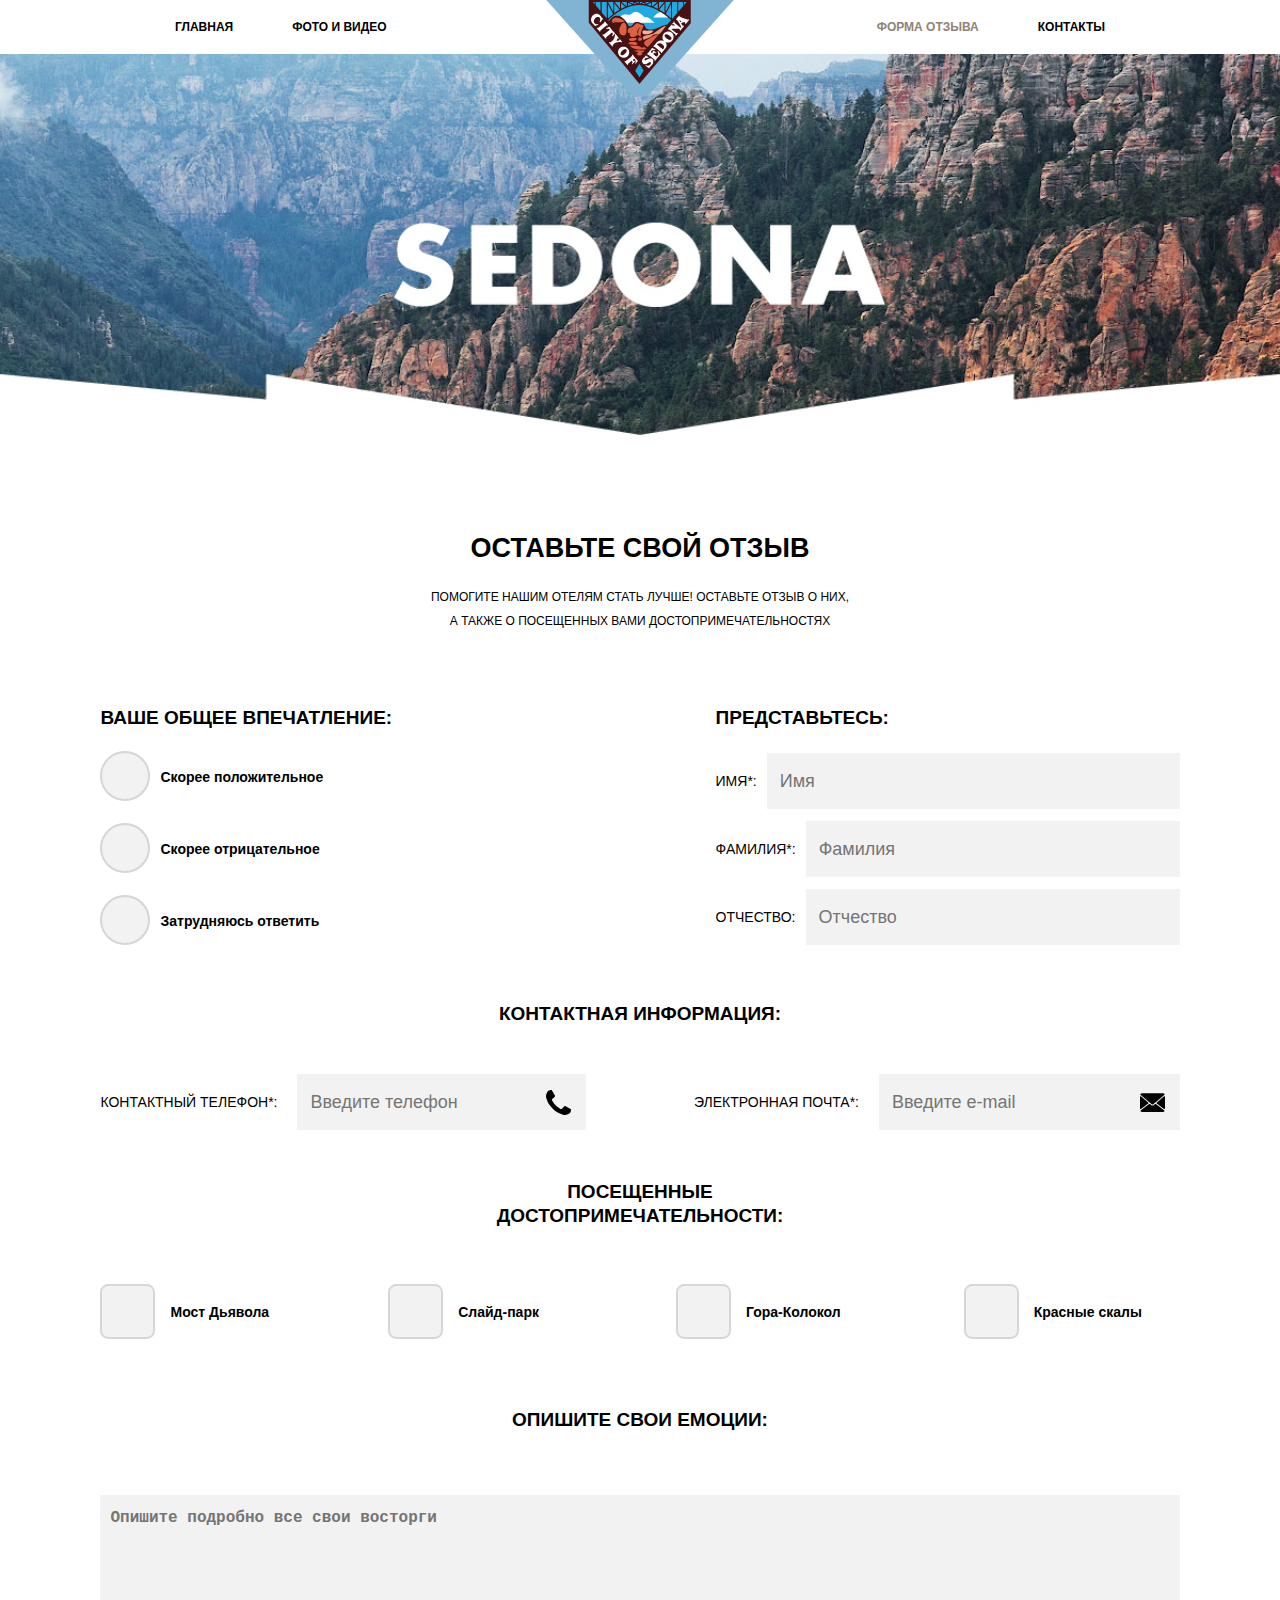
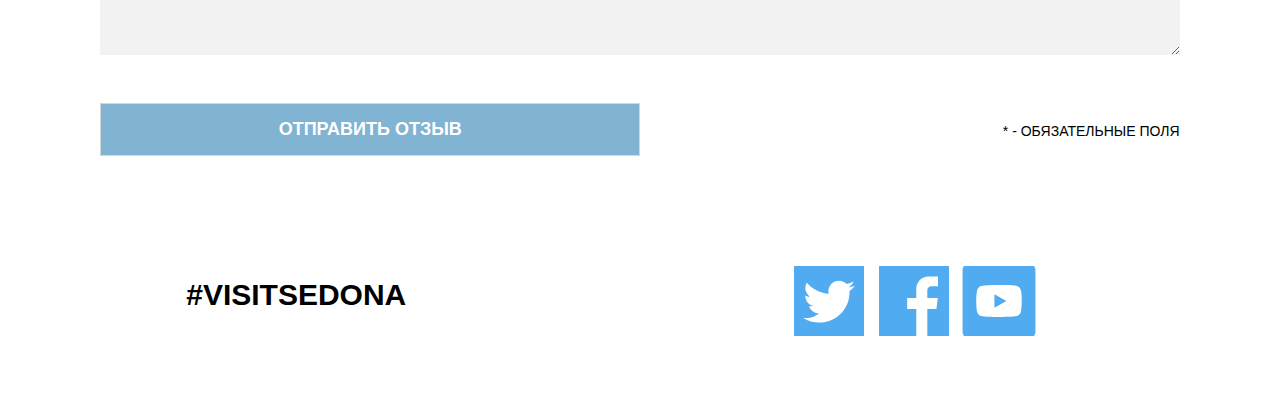
<file: hotel/form.html>
<!DOCTYPE html>
<html lang="en">
<head>
    <meta charset="UTF-8">
    <meta name="viewport" content="width=device-width, initial-scale=1.0">
    <title>Sedona</title>
    <link rel="stylesheet" href="https://fonts.googleapis.com/css?family=PT+Sans+Narrow:400,700&amp;subset=cyrillic">
    <link rel="stylesheet" href="css/style.css">
</head>
<body>
<svg xmlns="http://www.w3.org/2000/svg" style="border: 0 !important; clip: rect(0 0 0 0) !important; height: 1px !important; margin: -1px !important; overflow: hidden !important; padding: 0 !important; position: absolute !important; width: 1px !important;" class="root-svg-symbols-element">
    <symbol id="ico-email" viewBox="0 0 512 512">
        <g>
            <g>
                <g>
                    <path d="M10.688,95.156C80.958,154.667,204.26,259.365,240.5,292.01c4.865,4.406,10.083,6.646,15.5,6.646
				c5.406,0,10.615-2.219,15.469-6.604c36.271-32.677,159.573-137.385,229.844-196.896c4.375-3.698,5.042-10.198,1.5-14.719
				C494.625,69.99,482.417,64,469.333,64H42.667c-13.083,0-25.292,5.99-33.479,16.438C5.646,84.958,6.313,91.458,10.688,95.156z"></path>
                    <path d="M505.813,127.406c-3.781-1.76-8.229-1.146-11.375,1.542c-46.021,39.01-106.656,90.552-152.385,129.885
				c-2.406,2.063-3.76,5.094-3.708,8.271c0.052,3.167,1.521,6.156,4,8.135c42.49,34.031,106.521,80.844,152.76,114.115
				c1.844,1.333,4.031,2.01,6.229,2.01c1.667,0,3.333-0.385,4.865-1.177c3.563-1.823,5.802-5.49,5.802-9.49V137.083
				C512,132.927,509.583,129.146,505.813,127.406z"></path>
                    <path d="M16.896,389.354c46.25-33.271,110.292-80.083,152.771-114.115c2.479-1.979,3.948-4.969,4-8.135
				c0.052-3.177-1.302-6.208-3.708-8.271C124.229,219.5,63.583,167.958,17.563,128.948c-3.167-2.688-7.625-3.281-11.375-1.542
				C2.417,129.146,0,132.927,0,137.083v243.615c0,4,2.24,7.667,5.802,9.49c1.531,0.792,3.198,1.177,4.865,1.177
				C12.865,391.365,15.052,390.688,16.896,389.354z"></path>
                    <path d="M498.927,418.375c-44.656-31.948-126.917-91.51-176.021-131.365c-4-3.26-9.792-3.156-13.729,0.24
				c-9.635,8.406-17.698,15.49-23.417,20.635c-17.563,15.854-41.938,15.854-59.542-0.021c-5.698-5.135-13.76-12.24-23.396-20.615
				c-3.906-3.417-9.708-3.521-13.719-0.24c-48.938,39.719-131.292,99.354-176.021,131.365c-2.49,1.792-4.094,4.552-4.406,7.604
				c-0.302,3.052,0.708,6.083,2.802,8.333C19.552,443.01,30.927,448,42.667,448h426.667c11.74,0,23.104-4.99,31.198-13.688
				c2.083-2.24,3.104-5.271,2.802-8.323C503.021,422.938,501.417,420.167,498.927,418.375z"></path>
                </g>
            </g>
        </g>
    </symbol>
    <symbol id="ico-phone" viewBox="0 0 401.998 401.998">
        <g>
            <path d="M401.129,311.475c-1.137-3.426-8.371-8.473-21.697-15.129c-3.61-2.098-8.754-4.949-15.41-8.566
		c-6.662-3.617-12.709-6.95-18.13-9.996c-5.432-3.045-10.521-5.995-15.276-8.846c-0.76-0.571-3.139-2.234-7.136-5
		c-4.001-2.758-7.375-4.805-10.14-6.14c-2.759-1.327-5.473-1.995-8.138-1.995c-3.806,0-8.56,2.714-14.268,8.135
		c-5.708,5.428-10.944,11.324-15.7,17.706c-4.757,6.379-9.802,12.275-15.126,17.7c-5.332,5.427-9.713,8.138-13.135,8.138
		c-1.718,0-3.86-0.479-6.427-1.424c-2.566-0.951-4.518-1.766-5.858-2.423c-1.328-0.671-3.607-1.999-6.845-4.004
		c-3.244-1.999-5.048-3.094-5.428-3.285c-26.075-14.469-48.438-31.029-67.093-49.676c-18.649-18.658-35.211-41.019-49.676-67.097
		c-0.19-0.381-1.287-2.19-3.284-5.424c-2-3.237-3.333-5.518-3.999-6.854c-0.666-1.331-1.475-3.283-2.425-5.852
		s-1.427-4.709-1.427-6.424c0-3.424,2.713-7.804,8.138-13.134c5.424-5.327,11.326-10.373,17.7-15.128
		c6.379-4.755,12.275-9.991,17.701-15.699c5.424-5.711,8.136-10.467,8.136-14.273c0-2.663-0.666-5.378-1.997-8.137
		c-1.332-2.765-3.378-6.139-6.139-10.138c-2.762-3.997-4.427-6.374-4.999-7.139c-2.852-4.755-5.799-9.846-8.848-15.271
		c-3.049-5.424-6.377-11.47-9.995-18.131c-3.615-6.658-6.468-11.799-8.564-15.415C98.986,9.233,93.943,1.997,90.516,0.859
		C89.183,0.288,87.183,0,84.521,0c-5.142,0-11.85,0.95-20.129,2.856c-8.282,1.903-14.799,3.899-19.558,5.996
		c-9.517,3.995-19.604,15.605-30.264,34.826C4.863,61.566,0.01,79.271,0.01,96.78c0,5.135,0.333,10.131,0.999,14.989
		c0.666,4.853,1.856,10.326,3.571,16.418c1.712,6.09,3.093,10.614,4.137,13.56c1.045,2.948,2.996,8.229,5.852,15.845
		c2.852,7.614,4.567,12.275,5.138,13.988c6.661,18.654,14.56,35.307,23.695,49.964c15.03,24.362,35.541,49.539,61.521,75.521
		c25.981,25.98,51.153,46.49,75.517,61.526c14.655,9.134,31.314,17.032,49.965,23.698c1.714,0.568,6.375,2.279,13.986,5.141
		c7.614,2.854,12.897,4.805,15.845,5.852c2.949,1.048,7.474,2.43,13.559,4.145c6.098,1.715,11.566,2.905,16.419,3.576
		c4.856,0.657,9.853,0.996,14.989,0.996c17.508,0,35.214-4.856,53.105-14.562c19.219-10.656,30.826-20.745,34.823-30.269
		c2.102-4.754,4.093-11.273,5.996-19.555c1.909-8.278,2.857-14.985,2.857-20.126C401.99,314.814,401.703,312.819,401.129,311.475z"></path>
        </g>
    </symbol>
    <symbol id="ico-tw" viewBox="0 0 455.731 455.731">
        <g>
            <rect x="0" y="0" style="fill:#50ABF1;" width="455.731" height="455.731"></rect>
            <path style="fill:#FFFFFF;" d="M60.377,337.822c30.33,19.236,66.308,30.368,104.875,30.368c108.349,0,196.18-87.841,196.18-196.18
		c0-2.705-0.057-5.39-0.161-8.067c3.919-3.084,28.157-22.511,34.098-35c0,0-19.683,8.18-38.947,10.107
		c-0.038,0-0.085,0.009-0.123,0.009c0,0,0.038-0.019,0.104-0.066c1.775-1.186,26.591-18.079,29.951-38.207
		c0,0-13.922,7.431-33.415,13.932c-3.227,1.072-6.605,2.126-10.088,3.103c-12.565-13.41-30.425-21.78-50.25-21.78
		c-38.027,0-68.841,30.805-68.841,68.803c0,5.362,0.617,10.581,1.784,15.592c-5.314-0.218-86.237-4.755-141.289-71.423
		c0,0-32.902,44.917,19.607,91.105c0,0-15.962-0.636-29.733-8.864c0,0-5.058,54.416,54.407,68.329c0,0-11.701,4.432-30.368,1.272
		c0,0,10.439,43.968,63.271,48.077c0,0-41.777,37.74-101.081,28.885L60.377,337.822z"></path>
        </g>
    </symbol>
    <symbol id="ico-fb" viewBox="0 0 455.73 455.73">
        <g>
            <path d="M0,0v455.73h242.704V279.691h-59.33v-71.864h59.33v-60.353c0-43.893,35.582-79.475,79.475-79.475  h62.025v64.622h-44.382c-13.947,0-25.254,11.307-25.254,25.254v49.953h68.521l-9.47,71.864h-59.051V455.73H455.73V0H0z" class="active-path" fill="#50ABF1"></path>
        </g>
    </symbol>
    <symbol id="ico-youtube" viewBox="0 0 512 512">
        <g transform="matrix(1.0406 0 0 1.0406 -10.3946 -10.3946)">
            <path d="m224.113281 303.960938 83.273438-47.960938-83.273438-47.960938zm0 0" class="active-path" fill="#50ABF1"></path>
            <path d="m475.074219 0h-438.148438c-20.394531 0-36.925781 16.53125-36.925781 36.925781v438.148438c0 20.394531 16.53125 36.925781 36.925781 36.925781h438.148438c20.394531 0 36.925781-16.53125 36.925781-36.925781v-438.148438c0-20.394531-16.53125-36.925781-36.925781-36.925781zm-59.113281 256.261719s0 51.917969-6.585938 76.953125c-3.691406 13.703125-14.496094 24.507812-28.199219 28.195312-25.035156 6.589844-125.175781 6.589844-125.175781 6.589844s-99.878906 0-125.175781-6.851562c-13.703125-3.6875-24.507813-14.496094-28.199219-28.199219-6.589844-24.769531-6.589844-76.949219-6.589844-76.949219s0-51.914062 6.589844-76.949219c3.6875-13.703125 14.757812-24.773437 28.199219-28.460937 25.035156-6.589844 125.175781-6.589844 125.175781-6.589844s100.140625 0 125.175781 6.851562c13.703125 3.6875 24.507813 14.496094 28.199219 28.199219 6.851562 25.035157 6.585938 77.210938 6.585938 77.210938zm0 0" class="active-path" fill="#50ABF1"></path>
        </g>
    </symbol>
</svg>
<header class="header navigation--closed">
    <div class="header__logo">
        <a class="header__logo-img">
            <picture>
                <source media="(min-width: 1200px)" srcset="images/logotype-desktop.png">
                <source media="(min-width: 768px)" srcset="images/logotype-tablet.png">
                <img class="header__logo-img" src="images/logotype-mobile.png" alt="Logotype">
            </picture>
        </a>
    </div>
    <nav class="header__navigation">
        <button class="navigation__toggle" type="button"></button>
        <div class="navigation__wrapper">
            <ul class="navigation__list">
                <li class="navigation__item">
                    <a class="navigation__link" href="index.html">Главная</a>
                </li>
                <li class="navigation__item">
                    <a class="navigation__link" href="gallery.html">Фото и видео</a>
                </li>
                <li class="navigation__item">
                    <a class="navigation__link navigation__link--active" href="#">Форма отзыва</a>
                </li>
                <li class="navigation__item">
                    <a class="navigation__link" href="#contacts">Контакты</a>
                </li>
            </ul>
        </div>
    </nav>
</header>
<main class="main">
    <div class="main__background">
        <picture>
            <source media="(min-width : 1200px)" srcset="images/form-back-desktop.jpg">
            <source media="(min-width : 768px)" srcset="images/form-back-tablet.jpg">
            <img class="background-img" src="images/form-back-mobile.jpg" alt="Background">
        </picture>
    </div>
    <div class="reviews">
        <div class="reviews__wrapper">
            <div class="reviews__head">
                <h2>Оставьте свой отзыв</h2>
                <p>Помогите нашим отелям стать лучше! Оставьте отзыв о них, а также о посещенных вами достопримечательностях</p>
            </div>
            <form class="reviews__form" action="#" method="post">
                <div class="user__information">
                    <h2 class="information__title">Представьтесь:</h2>
                    <div class="information__input">
                    <label>Имя*: </label>
                    <input class="user__name" type="text" name="name" placeholder="Имя">
                    </div>
                    <div class="information__input">
                    <label>Фамилия*: </label>
                    <input class="user__last-name" type="text" name="last-name" placeholder="Фамилия">
                </div>
                    <div class="information__input">
                <label>Отчество:</label>
                    <input class="user__middle-name" type="text" name="middle-name" placeholder="Отчество">
        </div>
    </div>
                <div class="user__contacts">
                    <h2 class="contacts__title">Контактная информация:</h2>
                    <div class="contacts__input">
                    <label>Контактный телефон*:</label>
                    <input class="user__telephone" type="tel" name="phone" placeholder="Введите телефон">
                        <svg>
                            <use xlink:href="#ico-phone"></use>
                        </svg>
                    </div>
                    <div class="contacts__input">
                    <label>Электронная почта*: </label>
                    <input class="user__email" type="email" name="email" placeholder="Введите e-mail">
                        <svg>
                            <use xlink:href="#ico-email"></use>
                        </svg>
                    </div>
                </div>
                <div class="user__impression">
                    <h2 class="impression__title">Ваше общее впечатление:</h2>
                    <ul class="impression__list">
                        <li class="impression__item">
                            <label class="impression__radiobutton">
                                <input type="radio" name="impression" value="impression__first-field">
                                <span class="radio-indicator"></span>
                                Скорее положительное
                            </label>
                        </li>
                        <li class="impression__item">
                            <label class="impression__radiobutton">
                                <input type="radio" name="impression" value="impression__first-field">
                                <span class="radio-indicator"></span>
                                Скорее отрицательное
                            </label>
                        </li>
                        <li class="impression__item">
                            <label class="impression__radiobutton">
                                <input type="radio" name="impression" value="impression__first-field">
                                <span class="radio-indicator"></span>
                                Затрудняюсь ответить
                            </label>
                        </li>
                    </ul>
                </div>
                <div class="user__attractions">
                    <h2 class="attractions__title">Посещенные достопримечательности:</h2>
                    <ul class="attractions__list">
                        <li class="attractions__item">
                            <label class="attractions__checkbox">
                                <input type="checkbox" name="attractions__first" id="attractions__first-field">
                                <span class="checkbox-indicator"></span>
                                Мост Дьявола
                            </label>
                        </li>
                        <li class="attractions__item">
                            <label class="attractions__checkbox">
                                <input type="checkbox" name="attractions__second" id="attractions__second-field">
                                <span class="checkbox-indicator"></span>
                                Слайд-парк
                            </label>
                        </li>
                        <li class="attractions__item">
                            <label class="attractions__checkbox">
                                <input type="checkbox" name="attractions__third" id="attractions__third-field">
                                <span class="checkbox-indicator"></span>
                                Гора-Колокол
                            </label>
                        </li>
                        <li class="attractions__item">
                            <label class="attractions__checkbox">
                                <input type="checkbox" name="attractions__fourth" id="attractions__fourth-field">
                                <span class="checkbox-indicator"></span>
                                Красные скалы
                            </label>
                        </li>
                    </ul>
                </div>
                <div class="user__emotions">
                    <h2 class="emotions__title">Опишите свои емоции:</h2>
                    <textarea class="emotions__add" placeholder="Опишите подробно все свои восторги"></textarea>
                </div>
                <button class="reviews__button button" type="submit">Отправить отзыв</button>
                <span class="reviews__required">* - обязательные поля</span>
            </form>
        </div>
    </div>
    <footer class="footer">
        <div class="footer__wrapper">
            <div class="footer__social social" id="contacts">
                <b class="social__hashtag">#visitsedona</b>
                <ul class="social__list">
                    <li class="social__item">
                        <a class="social__link social__link--tw" href="https://www.twitter.com/">
                            <svg>
                                <use xlink:href="#ico-tw"></use>
                            </svg>
                        </a>
                    </li>
                    <li class="social__item">
                        <a class="social__link social__link--fb" href="https://www.facebook.com/">
                            <svg>
                                <use xlink:href="#ico-fb"></use>
                            </svg>
                        </a>
                    </li>
                    <li class="social__item">
                        <a class="social__link social__link--youtube" href="https://www.youtube.com/">
                            <svg>
                                <use xlink:href="#ico-youtube"></use>
                            </svg>
                        </a>
                    </li>
                </ul>
            </div>
        </div>
    </footer>
</main>
<script type="text/javascript" src="https://ajax.googleapis.com/ajax/libs/jquery/1.10.1/jquery.min.js"></script>
<script src="js/anchor-links.js"></script>
<script src="js/mobile-menu.js"></script>
</body>
</html>
</file>
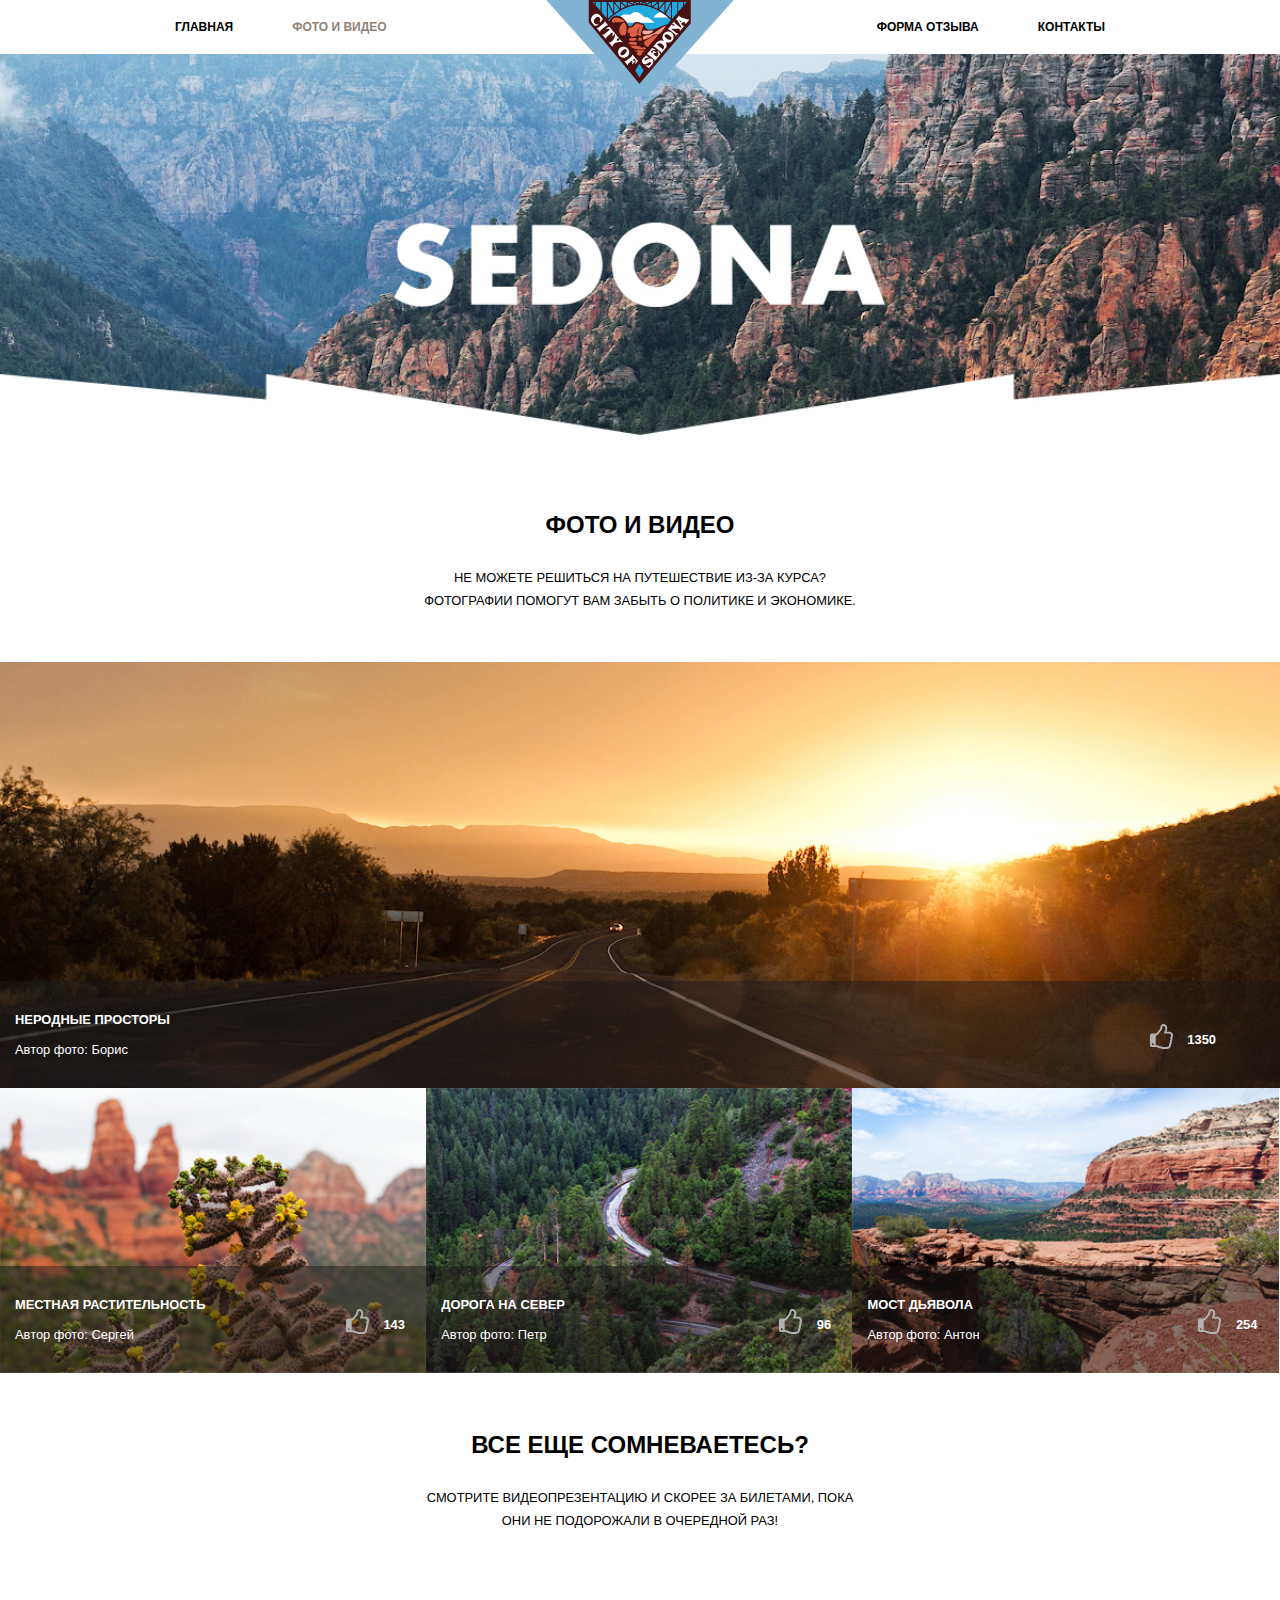
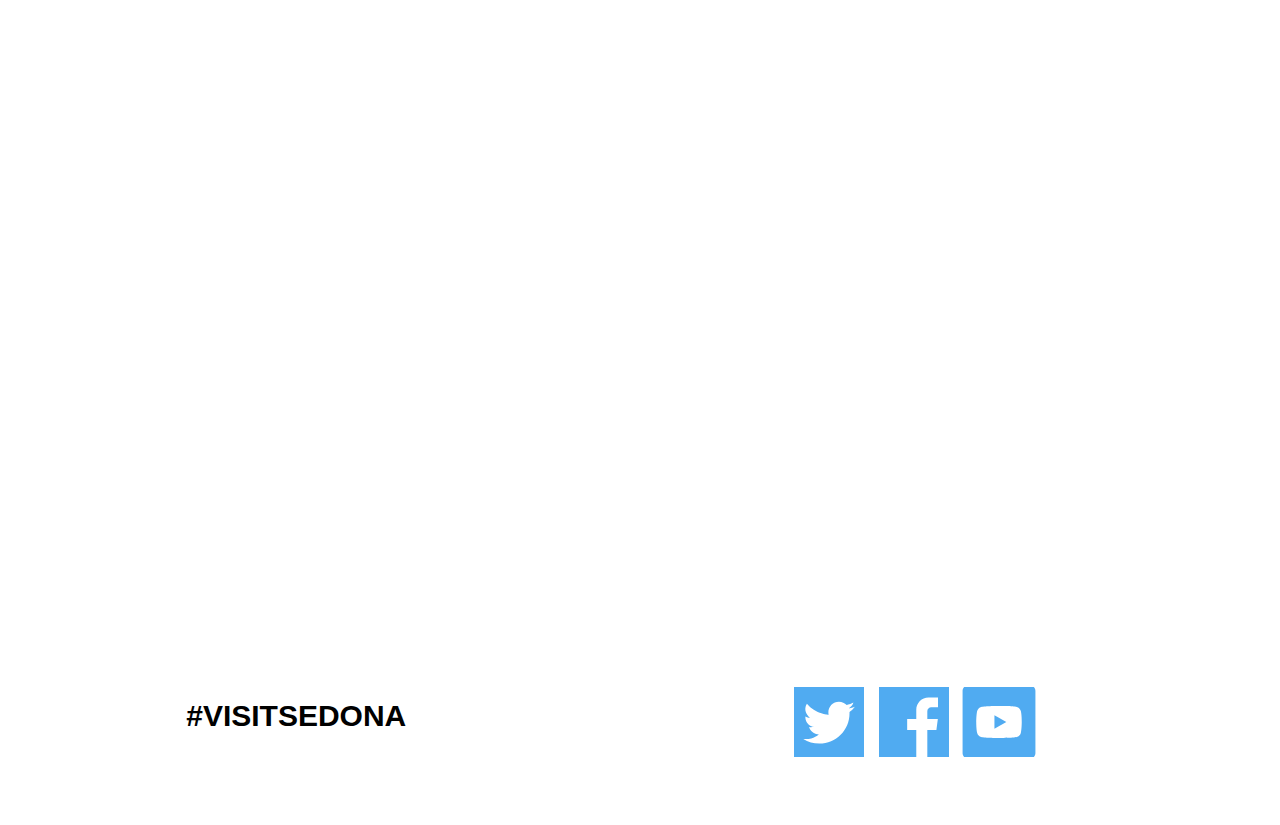
<file: hotel/gallery.html>
<!DOCTYPE html>
<html lang="en">
<head>
    <meta charset="UTF-8">
    <meta name="viewport" content="width=device-width, initial-scale=1.0">
    <title>Sedona</title>
    <link rel="stylesheet" href="https://fonts.googleapis.com/css?family=PT+Sans+Narrow:400,700&amp;subset=cyrillic">
    <link rel="stylesheet" href="css/style.css">
</head>
<body>
<svg xmlns="http://www.w3.org/2000/svg" style="border: 0 !important; clip: rect(0 0 0 0) !important; height: 1px !important; margin: -1px !important; overflow: hidden !important; padding: 0 !important; position: absolute !important; width: 1px !important;" class="root-svg-symbols-element">
    <symbol id="ico-like" viewBox="0 0 475.099 475.099">
        <g>
            <g>
                <path d="M442.829,265.532c9.328-14.089,13.986-29.598,13.986-46.538c0-19.607-7.225-36.637-21.687-51.117   c-14.469-14.465-31.601-21.696-51.394-21.696h-50.251c9.134-18.842,13.709-37.117,13.709-54.816c0-22.271-3.34-39.971-9.996-53.105   c-6.663-13.138-16.372-22.795-29.126-28.984C295.313,3.09,280.947,0,264.959,0c-9.712,0-18.274,3.521-25.697,10.566   c-8.183,7.993-14.084,18.274-17.699,30.837c-3.617,12.559-6.521,24.6-8.708,36.116c-2.187,11.515-5.569,19.652-10.135,24.41   c-9.329,10.088-19.511,22.273-30.551,36.547c-19.224,24.932-32.264,39.685-39.113,44.255H54.828   c-10.088,0-18.702,3.574-25.84,10.706c-7.135,7.139-10.705,15.752-10.705,25.841v182.723c0,10.089,3.566,18.699,10.705,25.838   c7.142,7.139,15.752,10.711,25.84,10.711h82.221c4.188,0,17.319,3.806,39.399,11.42c23.413,8.186,44.017,14.418,61.812,18.702   c17.797,4.284,35.832,6.427,54.106,6.427h26.545h10.284c26.836,0,48.438-7.666,64.809-22.99   c16.365-15.324,24.458-36.213,24.27-62.67c11.42-14.657,17.129-31.597,17.129-50.819c0-4.185-0.281-8.277-0.855-12.278   c7.23-12.748,10.854-26.453,10.854-41.11C445.399,278.379,444.544,271.809,442.829,265.532z M85.949,396.58   c-3.616,3.614-7.898,5.428-12.847,5.428c-4.95,0-9.233-1.813-12.85-5.428c-3.615-3.613-5.424-7.897-5.424-12.85   c0-4.948,1.805-9.229,5.424-12.847c3.621-3.617,7.9-5.425,12.85-5.425c4.949,0,9.231,1.808,12.847,5.425   c3.617,3.617,5.426,7.898,5.426,12.847C91.375,388.683,89.566,392.967,85.949,396.58z M414.145,242.419   c-4.093,8.754-9.186,13.227-15.276,13.415c2.854,3.237,5.235,7.762,7.139,13.562c1.902,5.807,2.847,11.087,2.847,15.848   c0,13.127-5.037,24.455-15.126,33.969c3.43,6.088,5.141,12.658,5.141,19.697c0,7.043-1.663,14.038-4.996,20.984   c-3.327,6.94-7.851,11.938-13.559,14.982c0.951,5.709,1.423,11.04,1.423,15.988c0,31.785-18.274,47.678-54.823,47.678h-34.536   c-24.94,0-57.483-6.943-97.648-20.841c-0.953-0.38-3.709-1.383-8.28-2.998s-7.948-2.806-10.138-3.565   c-2.19-0.767-5.518-1.861-9.994-3.285c-4.475-1.431-8.087-2.479-10.849-3.142c-2.758-0.664-5.901-1.283-9.419-1.855   c-3.52-0.571-6.519-0.855-8.993-0.855h-9.136V219.285h9.136c3.045,0,6.423-0.859,10.135-2.568c3.711-1.714,7.52-4.283,11.421-7.71   c3.903-3.427,7.564-6.805,10.992-10.138c3.427-3.33,7.233-7.517,11.422-12.559c4.187-5.046,7.47-9.089,9.851-12.135   c2.378-3.045,5.375-6.949,8.992-11.707c3.615-4.757,5.806-7.613,6.567-8.566c10.467-12.941,17.795-21.601,21.982-25.981   c7.804-8.182,13.466-18.603,16.987-31.261c3.525-12.66,6.427-24.604,8.703-35.832c2.282-11.229,5.903-19.321,10.858-24.27   c18.268,0,30.453,4.471,36.542,13.418c6.088,8.945,9.134,22.746,9.134,41.399c0,11.229-4.572,26.503-13.71,45.821   c-9.134,19.32-13.698,34.5-13.698,45.539h100.495c9.527,0,17.993,3.662,25.413,10.994c7.426,7.327,11.143,15.843,11.143,25.553   C420.284,225.943,418.237,233.653,414.145,242.419z" data-original="#000000" class="active-path" data-old_color="#b2b2b2" fill="#b2b2b2"></path>
        </g>
        </g>
    </symbol>
    <symbol id="ico-tw" viewBox="0 0 455.731 455.731">
        <g>
            <rect x="0" y="0" style="fill:#50ABF1;" width="455.731" height="455.731"></rect>
            <path style="fill:#FFFFFF;" d="M60.377,337.822c30.33,19.236,66.308,30.368,104.875,30.368c108.349,0,196.18-87.841,196.18-196.18
		c0-2.705-0.057-5.39-0.161-8.067c3.919-3.084,28.157-22.511,34.098-35c0,0-19.683,8.18-38.947,10.107
		c-0.038,0-0.085,0.009-0.123,0.009c0,0,0.038-0.019,0.104-0.066c1.775-1.186,26.591-18.079,29.951-38.207
		c0,0-13.922,7.431-33.415,13.932c-3.227,1.072-6.605,2.126-10.088,3.103c-12.565-13.41-30.425-21.78-50.25-21.78
		c-38.027,0-68.841,30.805-68.841,68.803c0,5.362,0.617,10.581,1.784,15.592c-5.314-0.218-86.237-4.755-141.289-71.423
		c0,0-32.902,44.917,19.607,91.105c0,0-15.962-0.636-29.733-8.864c0,0-5.058,54.416,54.407,68.329c0,0-11.701,4.432-30.368,1.272
		c0,0,10.439,43.968,63.271,48.077c0,0-41.777,37.74-101.081,28.885L60.377,337.822z"></path>
        </g>
    </symbol>
    <symbol id="ico-fb" viewBox="0 0 455.73 455.73">
        <g>
            <path d="M0,0v455.73h242.704V279.691h-59.33v-71.864h59.33v-60.353c0-43.893,35.582-79.475,79.475-79.475  h62.025v64.622h-44.382c-13.947,0-25.254,11.307-25.254,25.254v49.953h68.521l-9.47,71.864h-59.051V455.73H455.73V0H0z" class="active-path" fill="#50ABF1"></path>
        </g>
    </symbol>
    <symbol id="ico-youtube" viewBox="0 0 512 512">
        <g transform="matrix(1.0406 0 0 1.0406 -10.3946 -10.3946)">
            <path d="m224.113281 303.960938 83.273438-47.960938-83.273438-47.960938zm0 0" class="active-path" fill="#50ABF1"></path>
            <path d="m475.074219 0h-438.148438c-20.394531 0-36.925781 16.53125-36.925781 36.925781v438.148438c0 20.394531 16.53125 36.925781 36.925781 36.925781h438.148438c20.394531 0 36.925781-16.53125 36.925781-36.925781v-438.148438c0-20.394531-16.53125-36.925781-36.925781-36.925781zm-59.113281 256.261719s0 51.917969-6.585938 76.953125c-3.691406 13.703125-14.496094 24.507812-28.199219 28.195312-25.035156 6.589844-125.175781 6.589844-125.175781 6.589844s-99.878906 0-125.175781-6.851562c-13.703125-3.6875-24.507813-14.496094-28.199219-28.199219-6.589844-24.769531-6.589844-76.949219-6.589844-76.949219s0-51.914062 6.589844-76.949219c3.6875-13.703125 14.757812-24.773437 28.199219-28.460937 25.035156-6.589844 125.175781-6.589844 125.175781-6.589844s100.140625 0 125.175781 6.851562c13.703125 3.6875 24.507813 14.496094 28.199219 28.199219 6.851562 25.035157 6.585938 77.210938 6.585938 77.210938zm0 0" class="active-path" fill="#50ABF1"></path>
        </g>
    </symbol>
</svg>
<header class="header navigation--closed">
    <div class="header__logo">
        <a class="header__logo-img">
            <picture>
                <source media="(min-width: 1200px)" srcset="images/logotype-desktop.png">
                <source media="(min-width: 768px)" srcset="images/logotype-tablet.png">
                <img class="header__logo-img" src="images/logotype-mobile.png" alt="Logotype">
            </picture>
        </a>
    </div>
    <nav class="header__navigation">
        <button class="navigation__toggle" type="button"></button>
        <div class="navigation__wrapper">
            <ul class="navigation__list">
                <li class="navigation__item">
                    <a class="navigation__link" href="index.html">Главная</a>
                </li>
                <li class="navigation__item">
                    <a class="navigation__link navigation__link--active" href="#">Фото и видео</a>
                </li>
                <li class="navigation__item">
                    <a class="navigation__link" href="form.html">Форма отзыва</a>
                </li>
                <li class="navigation__item">
                    <a class="navigation__link" href="#contacts">Контакты</a>
                </li>
            </ul>
        </div>
    </nav>
</header>
<main class="main">
    <div class="main__background">
        <picture>
            <source media="(min-width : 1200px)" srcset="images/form-back-desktop.jpg">
            <source media="(min-width : 768px)" srcset="images/form-back-tablet.jpg">
            <img class="background-img" src="images/form-back-mobile.jpg" alt="Background">
        </picture>
    </div>
    <div class="gallery">
        <div class="gallery__wrapper">
            <div class="gallery__head">
                <h2>Фото и видео</h2>
                <p>Не можете решиться на путешествие из-за курса? Фотографии помогут вам забыть о политике и экономике.</p>
            </div>
            <div class="gallery__photo">
                <ul class="gallery__list">
                    <li class="gallery__item">
                        <picture>
                            <source media="(min-width: 1200px)" srcset="images/photo-1-desktop.jpg">
                            <source media="(min-width: 768px)" srcset="images/photo-1-tablet.jpg">
                            <img class="item__img" src="images/photo-1-mobile.jpg" alt="photo">
                        </picture>
                        <div class="item__information">
                            <h4 class="item__name">Неродные просторы</h4>
                            <p class="item__author">Автор фото: Борис</p>
                            <b class="item__likes">
                                <svg>
                                    <use xlink:href="#ico-like"></use>
                                </svg>
                                1350</b>
                        </div>
                    </li>
                    <li class="gallery__item">
                        <picture>
                            <source media="(min-width: 1200px)" srcset="images/photo-2-desktop.jpg">
                            <source media="(min-width: 768px)" srcset="images/photo-2-tablet.jpg">
                            <img class="item__img" src="images/photo-2-mobile.jpg" alt="photo">
                        </picture>
                        <div class="item__information">
                        <h4 class="item__name">Местная растительность</h4>
                        <p class="item__author">Автор фото: Сергей</p>
                        <b class="item__likes">
                             <svg>
                                <use xlink:href="#ico-like"></use>
                            </svg>
                            143</b>
                        </div>
                    </li>
                    <li class="gallery__item">
                        <picture>
                            <source media="(min-width: 1200px)" srcset="images/photo-3-desktop.jpg">
                            <source media="(min-width: 768px)" srcset="images/photo-3-tablet.jpg">
                            <img class="item__img" src="images/photo-3-mobile.jpg" alt="photo">
                        </picture>
                        <div class="item__information">
                        <h4 class="item__name">Дорога на север</h4>
                        <p class="item__author">Автор фото: Петр</p>
                        <b class="item__likes">
                             <svg>
                                <use xlink:href="#ico-like"></use>
                            </svg>
                            96</b>
                        </div>
                    </li>
                    <li class="gallery__item">
                        <picture>
                            <source media="(min-width: 1200px)" srcset="images/photo-4-desktop.jpg">
                            <source media="(min-width: 768px)" srcset="images/photo-4-tablet.jpg">
                            <img class="item__img" src="images/photo-4-mobile.jpg" alt="photo">
                        </picture>
                        <div class="item__information">
                        <h4 class="item__name">Мост дьявола</h4>
                        <p class="item__author">Автор фото: Антон</p>
                        <b class="item__likes">
                             <svg>
                                <use xlink:href="#ico-like"></use>
                            </svg>
                            254</b>
                        </div>
                    </li>
                </ul>
            </div>
            <div class="gallery__video">
                <div class="video__title">
                    <h2>Все еще сомневаетесь?</h2>
                    <p>Смотрите видеопрезентацию и скорее за билетами, пока они не подорожали в очередной раз!</p>
                </div>
                <div class="video">
                    <iframe width="1019" height="573" src="https://www.youtube.com/embed/GzhlDnTv0pc" frameborder="0" allow="accelerometer; autoplay; encrypted-media; gyroscope; picture-in-picture" allowfullscreen=""></iframe>
                </div>
            </div>
        </div>
    </div>
    <footer class="footer">
        <div class="footer__wrapper">
            <div class="footer__social social" id="contacts">
                <b class="social__hashtag">#visitsedona</b>
                <ul class="social__list">
                    <li class="social__item">
                        <a class="social__link social__link--tw" href="https://www.twitter.com/">
                            <svg>
                                <use xlink:href="#ico-tw"></use>
                            </svg>
                        </a>
                    </li>
                    <li class="social__item">
                        <a class="social__link social__link--fb" href="https://www.facebook.com/">
                            <svg>
                                <use xlink:href="#ico-fb"></use>
                            </svg>
                        </a>
                    </li>
                    <li class="social__item">
                        <a class="social__link social__link--youtube" href="https://www.youtube.com/">
                            <svg>
                                <use xlink:href="#ico-youtube"></use>
                            </svg>
                        </a>
                    </li>
                </ul>
            </div>
        </div>
    </footer>
</main>
<script type="text/javascript" src="https://ajax.googleapis.com/ajax/libs/jquery/1.10.1/jquery.min.js"></script>
<script src="js/anchor-links.js"></script>
<script src="js/mobile-menu.js"></script>
</body>
</html>
</file>
<file: bootstrap-lemon/css/style.css>
body {
    background-color: #eaeaea;
}

.navigation {
    background-color: white;
}

.trend-recipe {
    background-image: url('../images/bg-1.jpg');
    background-position: center;
    background-repeat: no-repeat;
    background-size: cover;

    margin-top: 80px;
}

.trend-recipe__card {
    background: transparent;
    width: 45%;
    padding: 50px 80px;
}

.trend-recipe__card img {
    width: 70%;
}

.new-recipes {
    background-color: white;
    margin-top: 80px;
    padding: 40px 50px 60px;
}

.new-recipes svg {
    width: 25px;
    height: 25px;
}

.new-recipes span {
    margin-right: 10px;
}

.sweet-recipe {
    background-image: url('../images/bg-2.jpg');
    background-position: center;
    background-repeat: no-repeat;
    background-size: cover;
    margin-top: 80px;
}

.sweet-recipe__card {
    background: transparent;
    margin-left: 50%;
}

.sweet-recipe__card svg {
    width: 35px;
    height: 35px;
}

.sweet-recipe__card span {
    margin-right: 20px;
}

button.save {
    position: absolute;
    right: 8%;
}

.comment {
    margin-top: 80px;
    background-color: white;
}

.comment button {
    width: 100%;
}

.post-form__row {
    background-color: #f6f6f6;
    margin: 0 10%;
}

.forms {
    margin-top: 80px;
}

.form-1 {
    background-color: white;
}

.form-1 svg {
    width: 35px;
    height: 35px;
}

.form-2 {
    background-color: white;
}

.form-2 input {
    margin-bottom: 10px;
}

.form-2 svg {
    width: 35px;
    height: 35px;
}

.footer {
    margin-top: 80px;
    height: 200px;
    background-color: #2f2f2f;
}

@media (max-width: 425px) {
    .get-recipe {
        margin-bottom: 5%;
    }

    .trend-recipe__card img {
        display: none;
    }

    .trend-recipe__card {
        width: auto;
        padding: 0;
    }

    .trend-recipe__body {
        visibility: hidden;
    }

    .new-recipes {
        padding: 0;
    }

    .sweet-recipe {
        display: none;
    }

    .form-2 {
        display: none;
    }

    .form-row {
        margin: 0;
    }

    .row {
        margin: 0;
    }
}

@media (max-width: 767px) {
    .sweet-recipe {
        display: none;
    }

    .form-2 {
        display: none;
    }
}

@media (min-width: 426px) and (max-width: 1023px) {
    .trend-recipe__card {
        padding: 30px 0;
    }

    .trend-recipe img {
        width: 50%;
    }

    .sweet-recipe__card {
        margin-left: 43%;
    }
}
</file>
<file: bootstrap-tanatos/css/stylesheet.css>
.header {
    height: 700px;
    background-image: linear-gradient(to top, rgba(62, 68, 73, 0.8), rgba(62, 68, 73, 0.8)),
    url("../images/background.png");
    background-repeat: no-repeat;
    background-position: center;
    background-size: cover;
    color: white;
}

.header__title {
    max-width: 615px;
}

.services svg {
    width: 60px;
    height: 60px;
}

.subscribe {
    height: 250px;
    background-image: linear-gradient(to top, rgba(62, 68, 73, 0.8), rgba(62, 68, 73, 0.8)),
    url("../images/background-2.png");
    background-repeat: no-repeat;
    background-position: center;
    background-size: cover;
}

.subscribe__form {
    width: 70%;
}

.subscribe__form button {
    width: 100%;
}

.work__title {
    max-width: 500px;
}

.reviews {
    background-image: linear-gradient(to top, rgba(62, 68, 73, 0.8), rgba(62, 68, 73, 0.8)),
    url("../images/background-3.png");
    background-repeat: no-repeat;
    background-position: center;
    background-size: cover;
    color: white;
}

.reviews__slider__list {
    position: relative;
}

.reviews__prev, .reviews__next {
    background: transparent;
    border: 0;

    cursor: pointer;
    position: absolute;
    top: 50%;
}

.reviews__next {
    right: 0;
}

.reviews__prev {
    left: 0;
}

.contacts svg {
    width: 30px;
    height: 30px;
}

.footer {
    background-image: linear-gradient(to top, rgba(62, 68, 73, 0.8), rgba(62, 68, 73, 0.8)),
    url("../images/background-4.png.jpg");
    background-repeat: no-repeat;
    background-position: center;
    background-size: cover;
    color: white;
}

.footer__title {
    max-width: 500px;
}

textarea {
    width: 100%;
    height: 150px;
}

.contacts__form {
    width: 70%;
}

.form__contacts svg {
    height: 40px;
    width: 40px;
    margin-left: 20px;
}

.footer button {
    width: 100%;
}

svg:hover {
    transform: scale(1.5);
}

.services svg {
    transition: all 0.5s ease;
}

.services svg:hover {
    transform: rotate(360deg);
}
</file>
<file: hotel/css/style.css>
html,
body {
  margin: 0;
  padding: 0;
  min-width: 320px;
  font-size: 18px;
  line-height: 27px;
  font-family: 'Mariad Pro', sans-serif;
  font-style: normal;
  color: #000000;
  text-transform: uppercase;
}
ul {
  list-style: none;
  margin: 0;
  padding: 0;
}
a {
  text-decoration: none;
  color: inherit;
}
picture {
  line-height: 0;
  overflow: hidden;
}
input {
  box-sizing: border-box;
  padding: 12px;
  background-color: #f2f2f2;
  color: black;
  border: 1px solid #f2f2f2;
  cursor: pointer;
  font-size: 18px;
  line-height: 30px;
}
input:hover {
  background-color: #e5e5e5;
}
input:focus {
  background-color: #ffffff;
  border: 1px solid #e5e5e5;
}
.button {
  display: inline-block;
  color: white;
  background-color: #81b3d2;
  text-transform: uppercase;
  text-decoration: none;
  font-weight: bold;
  border: 1px solid #d6d6d6;
  cursor: pointer;
  text-align: center;
  padding: 15px;
  box-sizing: border-box;
}
.button:hover {
  background-color: #669ec0;
}
.button:focus {
  background-color: #5496bd;
  color: #88b6d1;
}
img {
  width: 100%;
}
.header {
  display: flex;
  flex-direction: column;
  position: relative;
  background-color: #FFFFFF;
}
.header__logo {
  position: absolute;
  left: 50%;
  top: 80%;
  -webkit-transform: translateX(-50%);
  transform: translateX(-50%);
  margin: 0 auto;
  text-align: center;
  z-index: 10;
  transition: top 1s;
}
.header__logo-img {
  width: auto;
  height: auto;
}
@media (min-width: 768px) {
  .header__logo {
    top: 0;
  }
}
.navigation__item {
  text-align: center;
  background-color: #81b3d2;
  border: 1px solid #678fa8;
}
.navigation__link {
  font-size: 16px;
  line-height: 40px;
  color: #fff;
  display: block;
  padding: 7px;
}
.navigation__link--active[href] {
  color: #918279;
}
.navigation__item:hover {
  background-color: #669ec0;
}
.header__navigation {
  transition: height 0.5s ease-out;
  height: 54px;
}
.navigation__toggle {
  position: absolute;
  bottom: -54px;
  right: 0;
  width: 70px;
  height: 54px;
  background-color: white;
  cursor: pointer;
  border: none;
}
.navigation--closed .navigation__toggle::before {
  content: '';
  position: absolute;
  width: 36px;
  height: 2px;
  top: 15px;
  left: 17px;
  background-color: #81b3d2;
  box-shadow: 0 8px 0 0 #81b3d2, 0 16px 0 0 #81b3d2;
}
.navigation--opened .navigation__toggle {
  background-color: transparent;
  top: 0;
}
.navigation--opened .navigation__toggle::before,
.navigation--opened .navigation__toggle::after {
  content: '';
  position: absolute;
  top: 24px;
  left: 18px;
  width: 36px;
  height: 5px;
  background-color: #ffffff;
}
.navigation--opened .navigation__toggle::before {
  -webkit-transform: rotate(45deg);
          transform: rotate(45deg);
}
.navigation--opened .navigation__toggle::after {
  -webkit-transform: rotate(-45deg);
          transform: rotate(-45deg);
}
@media (max-width: 767px) {
  .navigation--closed .navigation__wrapper {
    display: none;
  }
  .navigation--closed .navigation__toggle {
    bottom: 0;
  }
  .navigation--closed .header__logo {
    top: 0;
  }
  .navigation--opened .header__navigation {
    height: 280px;
    transition: height 0.5s ease-in;
  }
}
@media (min-width: 768px) {
  .header-navigation {
    width: auto;
    margin: 0;
  }
  .navigation__toggle {
    display: none;
  }
  .navigation__wrapper {
    width: 90%;
    max-width: 960px;
    margin: 0 auto;
  }
  .navigation__list {
    display: flex;
    justify-content: space-between;
  }
  .navigation__item {
    background-color: white;
    border: none;
    margin-right: 29px;
  }
  .navigation__item:hover {
    background-color: white;
  }
  .navigation__item:last-child {
    margin: 0;
  }
  .navigation__item:nth-child(3) {
    margin-left: auto;
  }
  .navigation__link {
    font-size: 12px;
    line-height: 24px;
    color: #000;
    font-weight: bold;
    padding: 15px;
  }
  .navigation__link[href]:hover {
    color: #81b3d2;
  }
  .navigation__link--active[href] {
    color: #918279;
  }
  .navigation__link--active[href]:hover {
    color: #604e43;
  }
}
@media (min-width: 1200px) {
  .navigation__list {
    justify-content: space-between;
  }
}
.background-img {
  width: 100%;
  height: auto;
}
.advantages__wrapper {
  padding: 40px 0 0;
}
.advantages__title {
  padding: 0 20px;
  text-align: center;
}
.advantages__slogan {
  margin: 0;
  line-height: 25px;
  font-size: 17px;
}
.advantages__add {
  font-size: 12px;
  line-height: 23px;
  margin: 30px 0 10px;
}
.advantages__item {
  display: flex;
  flex-direction: column;
  background-color: #eeeeee;
  color: #000;
  border-top: 1px solid #d6d6d6;
}
.advantages__item:nth-child(1),
.advantages__item:nth-child(2) {
  color: #FFFFFF;
  background: #81b3d2;
}
.advantages__content {
  background: #FFFFFF;
  color: #000000;
}
.advantages__name {
  text-align: center;
  padding: 45px 15px 40px;
}
.advantages__name h2 {
  margin: 0;
  font-weight: normal;
  font-size: 19px;
}
.advantages__name span {
  font-size: 15px;
  display: block;
  margin: 10px 0;
}
.advantages__name p {
  margin: 0;
  font-size: 13px;
  line-height: 21px;
}
.advantages__img {
  width: 100%;
  height: 100%;
}
.advantages__item:nth-child(1) {
  -webkit-clip-path: polygon(50% 2%, 100% 0, 100% 100%, 0 100%, 0 0);
          clip-path: polygon(50% 2%, 100% 0, 100% 100%, 0 100%, 0 0);
}
.advantages__content {
  padding: 25px 20px 30px;
}
.content__item {
  display: flex;
  flex-direction: row;
}
.content__item svg {
  width: 40px;
  height: 40px;
  margin-right: 10px;
}
.content__info {
  width: 100%;
}
.content__info h3 {
  margin: 10px 0 0;
  font-weight: bold;
  font-size: 18px;
}
.content__info p {
  font-size: 13px;
  line-height: 21px;
}
@media (min-width: 768px) {
  .advantages__title {
    padding: 0 0 50px;
    max-width: 450px;
    margin: 0 auto;
  }
  .advantages__list {
    display: flex;
    flex-wrap: wrap;
  }
  .advantages__item {
    flex-direction: row;
    flex-wrap: wrap;
    border: none;
    width: 33.3%;
  }
  .advantages__item:nth-child(1) {
    -webkit-clip-path: none;
            clip-path: none;
  }
  .advantages__item:nth-child(1),
  .advantages__item:nth-child(2) {
    width: 100%;
  }
  .advantages__item:nth-child(1) .advantages__name,
  .advantages__item:nth-child(2) .advantages__name {
    width: 33.3%;
  }
  .advantages__item:nth-child(2) .advantages__name {
    order: 1;
  }
  .advantages__name {
    max-width: 170px;
    margin: 0 auto;
    padding: 0;
  }
  .advantages__name h2 {
    font-weight: bold;
    margin: 40px auto 10px;
    max-width: 157px;
  }
  .advantages__name p {
    margin: 20px 0 40px;
  }
  .advantages__content {
    width: 100%;
    display: flex;
    justify-content: space-between;
    padding: 55px 0;
  }
  .content__item {
    flex-direction: column;
    text-align: center;
  }
  .content__item svg {
    width: 75px;
    height: 70px;
    margin: 0 auto 25px;
  }
  .content__item:nth-child(2) {
    order: 3;
  }
  .content__item:nth-child(3) {
    order: 2;
  }
  .content__info h3 {
    margin: 0 0 25px;
  }
  .content__info p {
    padding: 0 30px;
  }
}
@media (min-width: 1200px) {
  .advantages__title {
    padding: 0 0 50px;
  }
  .advantages__name {
    max-width: 270px;
  }
  .advantages__name h2 {
    margin: 40px auto 10px;
  }
  .content__info p {
    padding: 0 60px;
  }
}
.contacts__wrapper {
  padding-top: 30px;
}
.contacts__service {
  text-align: center;
  padding: 0 20px;
}
.contacts__service h4 {
  margin: 0;
}
.contacts__service p {
  font-size: 13px;
  line-height: 25px;
  margin: 25px 0 40px;
}
.button-find {
  width: 100%;
  display: inline-block;
  background-color: #81b3d2;
  color: #FFFFFF;
  cursor: pointer;
  text-align: center;
  padding: 12px 0;
}
.contacts__map {
  margin: 45px 0 40px;
}
.contacts__map iframe {
  width: 100%;
}
@media (min-width: 768px) {
  .contacts__wrapper {
    padding-top: 50px;
  }
  .contacts__service {
    margin: 0 auto;
    max-width: 66%;
  }
  .contacts__service h4 {
    font-size: 26px;
    line-height: 26px;
  }
}
@media (min-width: 1200px) {
  .contacts__service {
    max-width: 48%;
  }
}
.footer__wrapper {
  padding: 0 20px;
}
.footer__social {
  text-align: center;
}
.social__list {
  margin: 40px 0;
  padding: 0 50px;
  display: flex;
  flex-direction: row;
  justify-content: space-between;
}
.social__item svg {
  width: 50px;
  height: 50px;
}
@media (min-width: 768px) {
  .footer__wrapper {
    padding: 0 20px 20px;
  }
  .footer__social {
    display: flex;
    justify-content: space-around;
  }
  .social__hashtag {
    margin: 55px 0;
    font-size: 20px;
  }
  .social__item {
    margin-right: 5px;
  }
  .social__item svg {
    width: 70px;
    height: 60px;
  }
}
@media (min-width: 1200px) {
  .social__hashtag {
    font-size: 30px;
  }
  .social__item svg {
    width: 80px;
    height: 70px;
  }
}
.reviews {
  font-size: 12px;
  line-height: 23px;
}
.reviews__wrapper {
  padding: 35px 20px 70px;
}
.reviews__head {
  text-align: center;
  border-bottom: 1px solid #d6d6d6;
}
.reviews__form h2 {
  font-size: 16px;
  line-height: 24px;
  text-align: center;
  margin: 23px 0;
}
.reviews__form label {
  font-size: 14px;
  line-height: 26px;
}
.reviews__button {
  width: 100%;
  font-size: 18px;
}
.reviews__required {
  display: none;
}
@media (min-width: 768px) {
  .reviews {
    font-size: inherit;
    line-height: inherit;
  }
  .reviews p {
    font-size: 12px;
    line-height: 24px;
  }
  .reviews__wrapper {
    width: 84.3%;
    margin: 0 auto;
    padding: 70px 0;
  }
  .reviews__form h2 {
    font-size: 19px;
  }
  .reviews__head {
    max-width: 420px;
    margin: 0 auto 50px;
    border-bottom: none;
  }
  .reviews__form {
    display: flex;
    flex-wrap: wrap;
    justify-content: space-between;
  }
  .reviews__button {
    width: 50%;
  }
  .reviews__required {
    display: inline-block;
    font-size: 14px;
    padding-top: 15px;
  }
}
.user__information {
  display: flex;
  flex-direction: column;
  border-bottom: 1px solid #d6d6d6;
  padding-bottom: 15px;
}
.user__information input {
  width: 66%;
  margin: 0 0 12px 10px;
}
.information__input {
  display: flex;
}
.information__input input {
  flex: 1;
}
.information__input label {
  margin: 15px 0;
}
@media (min-width: 768px) {
  .user__information {
    width: 43%;
    border-bottom: none;
  }
  .user__information h2 {
    text-align: left;
  }
}
.user__contacts {
  width: 100%;
  border-bottom: 1px solid #d6d6d6;
  padding-bottom: 15px;
}
.user__contacts input {
  width: 100%;
  margin: 10px 0;
}
.user__contacts label {
  padding: 0 0 0 10px;
}
.contacts__input {
  position: relative;
}
.contacts__input svg {
  width: 25px;
  height: 25px;
  position: absolute;
  top: 49%;
  right: 3%;
}
@media (min-width: 768px) {
  .user__contacts {
    border-bottom: none;
    margin-bottom: 35px;
  }
}
@media (min-width: 1200px) {
  .user__contacts {
    display: flex;
    flex-wrap: wrap;
    justify-content: space-between;
  }
  .contacts__title {
    width: 100%;
  }
  .user__contacts label {
    padding: 0;
    margin: 15px 20px 0 0;
  }
  .user__contacts input {
    flex: 1;
    width: 58%;
    margin: 0;
  }
  .contacts__input {
    display: flex;
    margin-top: 25px;
    width: 45%;
  }
  .contacts__input svg {
    top: 30%;
  }
}
.user__impression {
  border-bottom: 1px solid #d6d6d6;
}
.impression__list {
  padding-top: 10px;
}
.impression__item {
  position: relative;
}
.user__impression label {
  display: inline-block;
  padding: 0 0 0 60px;
  margin-bottom: 35px;
}
.impression__radiobutton {
  text-transform: none;
  font-weight: bold;
  font-size: 18px;
  line-height: 26px;
  cursor: pointer;
}
.impression__radiobutton input[type="radio"] {
  display: none;
}
.impression__radiobutton input[type="radio"] + .radio-indicator {
  position: absolute;
  box-sizing: border-box;
  width: 50px;
  height: 50px;
  border: 2px solid #d6d6d6;
  background-color: #f2f2f2;
  border-radius: 50%;
  top: -12px;
  left: 25px;
  -webkit-transform: translateX(-50%);
          transform: translateX(-50%);
}
.impression__radiobutton input[type="radio"] + .radio-indicator:hover {
  border: 1px solid #d6d6d6;
}
.impression__radiobutton input[type="radio"]:checked + .radio-indicator {
  background: #e5e5e5;
}
.impression__radiobutton input[type="radio"]:checked + .radio-indicator::before {
  content: "";
  position: absolute;
  box-sizing: border-box;
  width: 20px;
  height: 20px;
  background-color: #333333;
  border-radius: 50%;
  left: 14px;
  top: 13px;
}
@media (min-width: 768px) {
  .user__impression {
    order: -1;
    width: 48%;
    border-bottom: none;
  }
  .user__impression h2 {
    text-align: left;
  }
  .user__impression label {
    margin-bottom: 45px;
  }
}
.user__attractions {
  width: 100%;
  border-bottom: 1px solid #d6d6d6;
}
.attractions__list {
  padding-top: 10px;
}
.attractions__item {
  position: relative;
}
.attractions__checkbox {
  display: inline-block;
  padding: 0 0 0 70px;
  margin-bottom: 40px;
  text-transform: none;
  font-weight: bold;
  font-size: 20px;
  line-height: 26px;
  cursor: pointer;
}
.attractions__checkbox {
  cursor: pointer;
}
.attractions__checkbox input[type="checkbox"] {
  display: none;
}
.attractions__checkbox input[type="checkbox"] + .checkbox-indicator {
  position: absolute;
  box-sizing: border-box;
  width: 55px;
  height: 55px;
  border: 2px solid #d6d6d6;
  border-radius: 15%;
  background-color: #f2f2f2;
  left: 0;
  top: -14px;
}
.attractions__checkbox input[type="checkbox"] + .checkbox-indicator:hover {
  border: 1px solid #d6d6d6;
}
.attractions__checkbox input[type="checkbox"]:checked + .checkbox-indicator {
  background: #e5e5e5;
}
.attractions__checkbox input[type="checkbox"]:checked + .checkbox-indicator::before {
  content: "";
  position: absolute;
  left: 20px;
  top: 5px;
  width: 13px;
  border-bottom: 3px solid #333333;
  height: 26px;
  border-right: 3px solid #333333;
  -webkit-transform: rotate(45deg);
          transform: rotate(45deg);
}
@media (min-width: 768px) {
  .user__attractions {
    width: 100%;
    border-bottom: none;
  }
  .user__attractions h2 {
    max-width: 300px;
    margin: 0 auto;
  }
  .attractions__list {
    display: flex;
    flex-wrap: wrap;
    width: 70%;
    margin-left: 20%;
    padding-top: 55px;
  }
  .attractions__item {
    width: 50%;
  }
}
@media (min-width: 1200px) {
  .attractions__list {
    width: 100%;
    justify-content: space-between;
    margin: 0;
    padding-top: 70px;
  }
  .attractions__item {
    width: 20%;
  }
}
.user__emotions {
  width: 100%;
  padding-bottom: 40px;
}
.emotions__add {
  width: 100%;
  min-height: 160px;
  background-color: #f2f2f2;
  border: none;
  font-weight: bold;
  color: black;
  font-size: 16px;
  line-height: 26px;
  padding: 10px;
  box-sizing: border-box;
}
@media (min-width: 768px) {
  .user__emotions {
    margin-top: 20px;
  }
  .emotions__add {
    margin-top: 40px;
  }
}
.gallery {
  font-size: 12.9px;
  line-height: 23px;
}
.gallery__wrapper {
  padding: 35px 20px 0;
}
.gallery__head {
  text-align: center;
  border-bottom: 1px solid #d6d6d6;
  margin-bottom: 20px;
}
.gallery__list {
  display: flex;
  flex-direction: column;
}
.gallery__item {
  display: flex;
  flex-direction: column;
  width: 100%;
  padding-bottom: 20px;
  margin-bottom: 20px;
  border-bottom: 1px solid #d6d6d6;
}
.item__name {
  margin: 7px 0;
}
.item__author {
  text-transform: none;
  margin: 7px 0;
}
.item__likes svg {
  width: 25px;
  height: 25px;
  margin: 0 10px -5px 0;
}
.video__title {
  text-align: center;
}
.video__title h2 {
  font-size: 16px;
}
.video {
  margin-top: 20px;
  margin-bottom: 75px;
}
.video iframe {
  width: 100%;
}
@media (min-width: 768px) {
  .gallery__wrapper {
    width: 84.3%;
    margin: 0 auto;
    padding: 70px 0 0;
  }
  .gallery__head {
    max-width: 450px;
    margin: 0 auto 50px;
    border-bottom: none;
  }
  .gallery__head h2 {
    font-size: 24px;
    margin: 0 0 30px;
  }
  .gallery__list {
    flex-direction: row;
    flex-wrap: wrap;
  }
  .gallery__item:first-child {
    width: 100%;
  }
  .gallery__item {
    padding: 0;
    margin: 0;
    width: 50%;
    border-bottom: none;
  }
  .item__information {
    position: relative;
    padding: 20px 15px;
    background-color: #f2f2f2;
  }
  .item__likes {
    position: absolute;
    right: 5%;
    bottom: 35%;
  }
  .video__title {
    max-width: 450px;
    margin: 60px auto;
  }
  .video__title h2 {
    font-size: 24px;
    margin-bottom: 30px;
  }
}
@media (min-width: 1200px) {
  .gallery__wrapper {
    width: 100%;
  }
  .gallery__item:first-child {
    width: 100%;
  }
  .gallery__item {
    position: relative;
    width: 33.3%;
  }
  .item__information {
    width: 100%;
    box-sizing: border-box;
    position: absolute;
    bottom: 0;
    left: 0;
    color: white;
    background-color: rgba(29, 25, 25, 0.49);
  }
}
</file>
<file: barbershop/css/style.css>
/*! normalize.css v8.0.1 | MIT License | github.com/necolas/normalize.css */
/* Document
   ========================================================================== */
/**
 * 1. Correct the line height in all browsers.
 * 2. Prevent adjustments of font size after orientation changes in iOS.
 */
/* Sections
   ========================================================================== */
/**
 * Remove the margin in all browsers.
 */
/**
 * Render the `main` element consistently in IE.
 */
/**
 * Correct the font size and margin on `h1` elements within `section` and
 * `article` contexts in Chrome, Firefox, and Safari.
 */
/* Grouping content
   ========================================================================== */
/**
 * 1. Add the correct box sizing in Firefox.
 * 2. Show the overflow in Edge and IE.
 */
/**
 * 1. Correct the inheritance and scaling of font size in all browsers.
 * 2. Correct the odd `em` font sizing in all browsers.
 */
/* Text-level semantics
   ========================================================================== */
/**
 * Remove the gray background on active links in IE 10.
 */
/**
 * 1. Remove the bottom border in Chrome 57-
 * 2. Add the correct text decoration in Chrome, Edge, IE, Opera, and Safari.
 */
/**
 * Add the correct font weight in Chrome, Edge, and Safari.
 */
/**
 * 1. Correct the inheritance and scaling of font size in all browsers.
 * 2. Correct the odd `em` font sizing in all browsers.
 */
/**
 * Add the correct font size in all browsers.
 */
/**
 * Prevent `sub` and `sup` elements from affecting the line height in
 * all browsers.
 */
/* Embedded content
   ========================================================================== */
/**
 * Remove the border on images inside links in IE 10.
 */
/* Forms
   ========================================================================== */
/**
 * 1. Change the font styles in all browsers.
 * 2. Remove the margin in Firefox and Safari.
 */
/**
 * Show the overflow in IE.
 * 1. Show the overflow in Edge.
 */
/**
 * Remove the inheritance of text transform in Edge, Firefox, and IE.
 * 1. Remove the inheritance of text transform in Firefox.
 */
/**
 * Correct the inability to style clickable types in iOS and Safari.
 */
/**
 * Remove the inner border and padding in Firefox.
 */
/**
 * Restore the focus styles unset by the previous rule.
 */
/**
 * Correct the padding in Firefox.
 */
/**
 * 1. Correct the text wrapping in Edge and IE.
 * 2. Correct the color inheritance from `fieldset` elements in IE.
 * 3. Remove the padding so developers are not caught out when they zero out
 *    `fieldset` elements in all browsers.
 */
/**
 * Add the correct vertical alignment in Chrome, Firefox, and Opera.
 */
/**
 * Remove the default vertical scrollbar in IE 10+.
 */
/**
 * 1. Add the correct box sizing in IE 10.
 * 2. Remove the padding in IE 10.
 */
/**
 * Correct the cursor style of increment and decrement buttons in Chrome.
 */
/**
 * 1. Correct the odd appearance in Chrome and Safari.
 * 2. Correct the outline style in Safari.
 */
/**
 * Remove the inner padding in Chrome and Safari on macOS.
 */
/**
 * 1. Correct the inability to style clickable types in iOS and Safari.
 * 2. Change font properties to `inherit` in Safari.
 */
/* Interactive
   ========================================================================== */
/*
 * Add the correct display in Edge, IE 10+, and Firefox.
 */
/*
 * Add the correct display in all browsers.
 */
/* Misc
   ========================================================================== */
/**
 * Add the correct display in IE 10+.
 */
/**
 * Add the correct display in IE 10.
 */
html {
  line-height: 1.15;
  -webkit-text-size-adjust: 100%;
}
body {
  margin: 0;
}
main {
  display: block;
}
h1 {
  font-size: 2em;
  margin: 0.67em 0;
}
hr {
  box-sizing: content-box;
  height: 0;
  overflow: visible;
}
pre {
  font-family: monospace, monospace;
  font-size: 1em;
}
a {
  background-color: transparent;
}
abbr[title] {
  border-bottom: none;
  text-decoration: underline;
  -webkit-text-decoration: underline dotted;
          text-decoration: underline dotted;
}
b {
  font-weight: bolder;
}
strong {
  font-weight: bolder;
}
code {
  font-family: monospace, monospace;
  font-size: 1em;
}
kbd {
  font-family: monospace, monospace;
  font-size: 1em;
}
samp {
  font-family: monospace, monospace;
  font-size: 1em;
}
small {
  font-size: 80%;
}
sub {
  font-size: 75%;
  line-height: 0;
  position: relative;
  vertical-align: baseline;
  bottom: -0.25em;
}
sup {
  font-size: 75%;
  line-height: 0;
  position: relative;
  vertical-align: baseline;
  top: -0.5em;
}
img {
  border-style: none;
}
button {
  font-family: inherit;
  font-size: 100%;
  line-height: 1.15;
  margin: 0;
  overflow: visible;
  text-transform: none;
  -webkit-appearance: button;
}
button::-moz-focus-inner {
  border-style: none;
  padding: 0;
}
button:-moz-focusring {
  outline: 1px dotted ButtonText;
}
input {
  font-family: inherit;
  font-size: 100%;
  line-height: 1.15;
  margin: 0;
  overflow: visible;
}
optgroup {
  font-family: inherit;
  font-size: 100%;
  line-height: 1.15;
  margin: 0;
}
select {
  font-family: inherit;
  font-size: 100%;
  line-height: 1.15;
  margin: 0;
  text-transform: none;
}
textarea {
  font-family: inherit;
  font-size: 100%;
  line-height: 1.15;
  margin: 0;
  overflow: auto;
}
[type="button"] {
  -webkit-appearance: button;
}
[type="button"]::-moz-focus-inner {
  border-style: none;
  padding: 0;
}
[type="button"]:-moz-focusring {
  outline: 1px dotted ButtonText;
}
[type="reset"] {
  -webkit-appearance: button;
}
[type="reset"]::-moz-focus-inner {
  border-style: none;
  padding: 0;
}
[type="reset"]:-moz-focusring {
  outline: 1px dotted ButtonText;
}
[type="submit"] {
  -webkit-appearance: button;
}
[type="submit"]::-moz-focus-inner {
  border-style: none;
  padding: 0;
}
[type="submit"]:-moz-focusring {
  outline: 1px dotted ButtonText;
}
fieldset {
  padding: 0.35em 0.75em 0.625em;
}
legend {
  box-sizing: border-box;
  color: inherit;
  display: table;
  max-width: 100%;
  padding: 0;
  white-space: normal;
}
progress {
  vertical-align: baseline;
}
[type="checkbox"] {
  box-sizing: border-box;
  padding: 0;
}
[type="radio"] {
  box-sizing: border-box;
  padding: 0;
}
[type="number"]::-webkit-inner-spin-button {
  height: auto;
}
[type="number"]::-webkit-outer-spin-button {
  height: auto;
}
[type="search"] {
  -webkit-appearance: textfield;
  outline-offset: -2px;
}
[type="search"]::-webkit-search-decoration {
  -webkit-appearance: none;
}
::-webkit-file-upload-button {
  -webkit-appearance: button;
  font: inherit;
}
details {
  display: block;
}
summary {
  display: list-item;
}
template {
  display: none;
}
[hidden] {
  display: none;
}
body {
  min-width: 320px;
  font-size: 18px;
  line-height: 27px;
  font-family: 'PT Sans Narrow', 'Arial', sans-serif;
  font-style: normal;
  color: #f7f4f1;
  background-color: #353535;
}
img {
  height: auto;
}
.visually-hidden:not(:focus):not(:active) {
  position: absolute;
  width: 1px;
  height: 1px;
  margin: -1px;
  border: 0;
  padding: 0;
  white-space: nowrap;
  -webkit-clip-path: insert(100%);
          clip-path: insert(100%);
  clip: rect(0 0 0 0);
  overflow: hidden;
}
.header {
  display: flex;
  flex-direction: column;
}
.header__logo {
  text-align: center;
  padding: 25px 0;
}
.header__logo-img {
  width: 226px;
  height: auto;
}
@media (min-width: 768px) {
  .header__logo {
    order: 2;
    height: 400px;
    width: 100%;
    background-color: #000000;
    background-image: url('../images/bg-header.jpg');
    background-repeat: no-repeat;
    background-position: center -84px;
  }
  .header__logo-img {
    width: 370px;
    height: auto;
    margin-top: 40px;
  }
}
@media (min-width: 768px) and (-webkit-min-device-pixel-ratio: 1.5), (min-width: 768px) and (min-resolution: 144dpi), (min-width: 768px) and (min-resolution: 1.5dppx) {
  .header__logo {
    background-image: url("../images/bg-header@2x.jpg");
    background-size: 1338px auto;
  }
}
@media (min-width: 1200px) {
  .header__logo {
    height: 648px;
    background-image: url('../images/bg-header-desktop.jpg');
    background-size: cover;
    background-repeat: no-repeat;
  }
  .header__logo-img {
    margin-top: 57px;
  }
}
.navigation {
  position: relative;
  width: auto;
  margin: 0;
  min-height: 51px;
  background-color: #826550;
}
.navigation__toggle {
  position: absolute;
  top: 0;
  right: 0;
  z-index: 2;
  display: block;
  width: 70px;
  height: 51px;
  background-color: #6a4d38;
  cursor: pointer;
  border: none;
}
.navigation__toggle:hover,
.navigation__toggle:active {
  background-color: #624530;
}
.navigation--closed .navigation__toggle::before {
  content: '';
  position: absolute;
  width: 36px;
  height: 2px;
  top: 15px;
  left: 17px;
  background-color: #ffffff;
  box-shadow: 0 8px 0 0 #ffffff, 0 16px 0 0 #ffffff;
}
.navigation--closed .navigation__toggle:active::before {
  background-color: rgba(255, 255, 255, 0.3);
  box-shadow: 0 8px 0 0 rgba(255, 255, 255, 0.3), 0 16px 0 0 rgba(255, 255, 255, 0.3);
}
.navigation--opened .navigation__toggle {
  top: 0;
  left: 0;
  right: auto;
}
.navigation--opened .navigation__toggle::before,
.navigation--opened .navigation__toggle::after {
  content: '';
  position: absolute;
  top: 24px;
  left: 18px;
  width: 36px;
  height: 2px;
  background-color: #ffffff;
}
.navigation--opened .navigation__toggle::before {
  -webkit-transform: rotate(45deg);
          transform: rotate(45deg);
  box-shadow: none;
}
.navigation--opened .navigation__toggle::after {
  -webkit-transform: rotate(-45deg);
          transform: rotate(-45deg);
}
.navigation--opened .navigation__toggle:active::before,
.navigation--opened .navigation__toggle:active::after {
  background-color: rgba(255, 255, 255, 0.3);
}
.navigation__list {
  margin: 0;
  padding: 0;
  list-style: none;
}
@media (max-width: 767px) {
  .navigation--closed .site-list__item {
    display: none;
  }
  .navigation--closed .site-list__item--active {
    display: block;
  }
  .navigation--closed .site-list__item--active {
    text-align: center;
  }
  .navigation--closed .user-list__item {
    display: none;
  }
  .navigation--opened .navigation__wrapper {
    position: absolute;
    top: 0;
    right: 0;
    left: 70px;
    z-index: 10;
    min-height: 80vh;
    background-color: #6a4d38;
  }
  .navigation--opened .navigation__wrapper::before {
    content: "";
    position: absolute;
    top: 0;
    left: 0;
    z-index: 2;
    width: 7px;
    height: 100%;
    box-shadow: insert 4px 0 7px -2px rgba(0, 0, 0, 0.4);
  }
  .navigation--nojs .navigation__toggle {
    display: none;
  }
  .navigation--nojs .navigation__wrapper {
    position: static;
    min-height: 0;
  }
  .navigation--nojs .site-list__item {
    display: block;
  }
  .navigation--nojs .site-list__item--active {
    text-align: left;
  }
  .navigation--nojs .user-list__item {
    display: block;
    background-color: #6a4d38;
  }
}
@media (min-width: 768px) {
  .navigation {
    width: auto;
    margin: 0;
    background-color: #000000;
  }
  .navigation__toggle {
    display: none;
  }
  .navigation__wrapper {
    width: 84%;
    max-width: 960px;
    margin: 0 auto;
    display: flex;
    justify-content: space-between;
  }
}
@media (min-width: 1200px) {
  .navigation {
    background-color: #000000;
  }
  .navigation__wrapper {
    width: 80%;
    max-width: 1200px;
    display: flex;
    justify-content: space-between;
  }
}
.site-list {
  font-weight: bold;
}
.site-list__link {
  display: block;
  padding: 12px 21px 13px 21px;
  color: #ffffff;
  font-size: 18px;
  line-height: 24px;
  text-decoration: none;
  text-transform: uppercase;
  background-color: #826550;
  border-top: 1px solid #886e5b;
  border-bottom: 1px solid #71543f;
}
.site-list__link[href]:hover {
  background-color: #755a46;
  border-top-color: #755a46;
}
.site-list__link[href]:active {
  color: rgba(255, 255, 255, 0.3);
  background-color: #6a4d38;
  border-top-color: #6a4d38;
}
@media (min-width: 768px) {
  .site-list {
    width: 570px;
    display: flex;
    flex-wrap: wrap;
    flex-grow: 1;
  }
  .site-list__item {
    margin-right: 32px;
  }
  .site-list__item:last-child {
    margin-right: 0;
  }
  .site-list__item--active {
    position: relative;
  }
  .site-list__item--active::after {
    content: '';
    position: absolute;
    height: 3px;
    background: #826550;
    left: 0;
    width: 100%;
  }
  .site-list__link {
    padding: 25px 0 23px;
    background: none;
    border: 0;
  }
  .site-list__link[href]:hover {
    color: #826550;
    background-color: #000000;
  }
  .site-list__link[href]:active {
    color: #ffffff;
    background-color: #000000;
    opacity: 0.3;
  }
}
@media (min-width: 1200px) {
  .site-list {
    width: 780px;
  }
  .site-list__item {
    margin-right: 0;
  }
  .site-list__item--active::after {
    width: 100%;
  }
  .site-list__link {
    padding-right: 31px;
    padding-left: 31px;
  }
  .site-list__link[href]:hover {
    color: #000000;
    background-color: #ffffff;
  }
  .site-list__link[href]:active {
    color: rgba(0, 0, 0, 0.3);
    background-color: #ffffff;
    opacity: 1;
  }
}
.user-list__login {
  position: relative;
  display: block;
  padding: 17px 21px 17px 49px;
  color: #ffffff;
  font-size: 18px;
  line-height: 24px;
  text-decoration: none;
  background-color: #6a4d38;
  border-top: 1px solid #71543f;
  border-bottom: 1px solid #6a4d38;
}
.user-list__login:hover {
  background-color: #755a46;
  border-top-color: #755a46;
}
.user-list__login:active {
  color: rgba(255, 255, 255, 0.3);
  background-color: #826550;
  border-top-color: #6a4d38;
}
.user-list__svg {
  position: absolute;
  top: 19px;
  left: 21px;
  opacity: 0.3;
}
.user-list__svg polygon {
  fill: #ffffff;
}
@media (min-width: 768px) {
  .user-list {
    width: 60px;
  }
  .user-list__login {
    position: relative;
    padding: 25px 15px 23px;
    font-size: 0;
    width: 60px;
    background: none;
    border: 0;
  }
  .user-list__svg {
    position: absolute;
    top: 29px;
    left: 21px;
  }
}
@media (min-width: 1200px) {
  .user-list {
    width: auto;
    max-width: 160px;
  }
  .user-list__login {
    position: relative;
    width: auto;
    height: auto;
    padding: 25px 30px 23px 50px;
    font-size: 18px;
    line-height: 24px;
    font-weight: bold;
    text-transform: uppercase;
    text-decoration: none;
  }
  .user-list__login:hover {
    color: #000000;
    background-color: #ffffff;
  }
  .user-list__login:active {
    color: rgba(0, 0, 0, 0.3);
    background-color: #ffffff;
  }
  .user-list__svg {
    position: absolute;
    top: 29px;
    left: 21px;
  }
  .user-list__svg:hover polygon {
    fill: #b2b2b2;
  }
  .user-list__svg:active polygon {
    fill: #e5e5e5;
  }
}
.statistic {
  width: auto;
  margin: 0;
}
.statistic__header {
  padding: 32px 35px 30px;
  color: #000000;
  background-color: #ffffff;
}
.statistic__slogan {
  display: inline-block;
  font-size: 33px;
  line-height: 33px;
  font-weight: bold;
  text-align: center;
  text-transform: uppercase;
}
.statistic__introduction {
  margin: 15px 0 0;
  font-size: 20px;
  line-height: 27px;
}
.statistic__legend {
  display: block;
  font-size: 20px;
  line-height: 27px;
}
.statistic__legend--top {
  display: none;
}
.statistic__legend--bottom {
  padding: 20px 0 0;
  text-align: center;
  color: rgba(255, 255, 255, 0.3);
  background-color: #353535;
}
.statistic__list {
  width: 100%;
  border-collapse: collapse;
}
.statistic__list tr:nth-child(1) {
  background-color: #404040;
}
.statistic__list tr:nth-child(2) {
  background-color: #4e4e4e;
}
.statistic__list tr:nth-child(3) {
  background-color: #353535;
}
.statistic__list tr:nth-child(4) {
  background-color: #404040;
}
.statistic__value,
.statistic__field {
  width: 50%;
  padding: 20px;
}
.statistic__value {
  padding-right: 0;
  font-size: 40px;
  line-height: 40px;
}
.statistic__field {
  font-size: 18px;
  line-height: 18px;
  text-align: right;
}
@media (min-width: 768px) {
  .statistic {
    width: 84%;
    max-width: 1200px;
    margin: -185px auto 0;
    display: flex;
    flex-direction: column;
  }
  .statistic__header {
    display: flex;
    flex-wrap: wrap;
    justify-content: space-between;
    position: relative;
  }
  .statistic__header:before {
    content: '';
    position: absolute;
    top: 27px;
    left: -14px;
    border: 15px solid transparent;
    border-bottom-color: #ffffff;
    -webkit-transform: rotate(45deg);
            transform: rotate(45deg);
  }
  .statistic__slogan {
    width: 50%;
    font-size: 40px;
    line-height: 40px;
    text-align: left;
    text-transform: none;
  }
  .statistic__introduction {
    width: 37.5%;
    margin: 0;
    padding-right: 40px;
  }
  .statistic__legend--top {
    display: block;
    width: 50%;
    margin-top: 15px;
    color: rgba(0, 0, 0, 0.3);
  }
  .statistic__legend--bottom {
    display: none;
  }
  .statistic__list tbody {
    display: flex;
    flex-wrap: wrap;
  }
  .statistic__list tr {
    width: 50%;
    padding: 30px 35px;
    box-sizing: border-box;
  }
  .statistic__list td {
    display: block;
    width: auto;
    padding: 0;
  }
  .statistic__value {
    font-size: 72px;
    line-height: 72px;
  }
  .statistic__field {
    font-size: 20px;
    line-height: 27px;
    text-align: left;
  }
}
@media (min-width: 1200px) {
  .statistic {
    display: flex;
    flex-direction: row;
    margin-top: -160px;
  }
  .statistic__header {
    width: 250px;
    flex-direction: column;
    justify-content: flex-start;
    flex-grow: 1;
  }
  .statistic__slogan {
    width: auto;
  }
  .statistic__introduction {
    width: auto;
    margin-top: 42px;
  }
  .statistic__legend--top {
    width: auto;
    margin-top: auto;
  }
  .statistic__list {
    width: 640px;
    display: flex;
    flex-grow: 1;
  }
}
.advantages {
  width: auto;
  margin: 0;
}
.advantages__wrapper {
  margin-top: 40px;
}
.advantages__list {
  list-style: none;
  margin: 0;
  padding: 0;
}
.advantages__item {
  text-align: center;
  padding: 0 25px;
}
.advantages__title {
  color: #f7f4f1;
  font-size: 30px;
  line-height: 30px;
  text-transform: uppercase;
  margin: 30px 0 0;
}
.advantages__description {
  color: #f7f4f1;
  font-size: 20px;
  line-height: 27px;
  margin: 20px 0 0;
  padding: 0 19px;
}
.advantages svg {
  transition: all 0.5s ease;
}
.advantages svg:hover {
  -webkit-transform: rotate(360deg);
          transform: rotate(360deg);
}
.slider {
  width: auto;
}
.slider__toggles {
  text-align: center;
  margin-top: 25px;
}
.slider__toggle {
  width: 15px;
  height: 15px;
  -webkit-transform: rotate(45deg);
          transform: rotate(45deg);
  cursor: pointer;
  background: none;
  border: 2px solid lightgray;
  margin-right: 20px;
}
.slider__toggle:hover,
.active {
  background-color: white;
}
.slider__toggle:last-child {
  margin-right: 0;
}
.fade {
  -webkit-animation-name: fade;
          animation-name: fade;
  -webkit-animation-duration: 1.5s;
          animation-duration: 1.5s;
}
@-webkit-keyframes fade {
  from {
    opacity: 0.4;
  }
  to {
    opacity: 1;
  }
}
@keyframes fade {
  from {
    opacity: 0.4;
  }
  to {
    opacity: 1;
  }
}
@media (min-width: 768px) {
  .advantages {
    width: 84%;
    max-width: 1200px;
    margin: 0 auto;
  }
  .advantages__wrapper {
    margin: 0;
  }
  .advantages__list {
    display: flex;
    flex-direction: column;
  }
  .advantages__item {
    text-align: left;
    margin: 40px 0 35px;
    padding: 0;
  }
  .advantages__title {
    margin: 0 0 12px;
  }
  .advantages__description {
    padding-right: 30px;
    margin: 0;
  }
  .advantages__svg {
    width: 21%;
    float: left;
    margin-right: 30px;
  }
  .slider__toggles {
    display: none;
  }
}
@media (min-width: 1200px) {
  .advantages__wrapper {
    margin-top: 70px;
  }
  .advantages__list {
    display: flex;
    flex-direction: row;
  }
  .advantages__item {
    text-align: center;
    margin: 0;
  }
  .advantages__description {
    padding: 0 54px;
  }
  .advantages__svg {
    width: 100%;
    float: bottom;
    margin: 0 0 35px;
  }
}
.news {
  width: auto;
  margin: 0;
  color: black;
  background-color: #f8f5f2;
  border-bottom: 1px solid #e5ddd5;
  -webkit-clip-path: polygon(50% 8%, 100% 0, 100% 100%, 50% 100%, 0 100%, 0 0);
          clip-path: polygon(50% 8%, 100% 0, 100% 100%, 50% 100%, 0 100%, 0 0);
}
.news__wrapper {
  padding: 0 20px 28px;
}
.news__title {
  font-size: 30px;
  line-height: 30px;
  font-weight: bold;
  text-transform: uppercase;
  padding-top: 70px;
  text-align: center;
}
.news__list {
  list-style: none;
  margin: 0;
  padding: 0;
}
.news__item:last-child {
  display: none;
}
.news__item {
  display: flex;
  margin-top: 25px;
}
.news__item:hover {
  cursor: pointer;
}
.news__item:hover .news__date:hover {
  background-color: #826550;
}
.news__item:hover .news__text {
  color: #826550;
  text-decoration: underline;
}
.news__item:active .news__date:hover {
  background-color: #6a4d38;
  color: #978374;
}
.news__date {
  height: -webkit-fit-content;
  height: -moz-fit-content;
  height: fit-content;
  background-color: black;
  -webkit-clip-path: polygon(0 0, 100% 0, 100% 80%, 48% 100%, 0 80%);
          clip-path: polygon(0 0, 100% 0, 100% 80%, 48% 100%, 0 80%);
  padding: 10px;
  color: white;
  margin-right: 20px;
  font-size: 16px;
  line-height: 30px;
}
.news__day {
  font-size: 30px;
  line-height: 30px;
  font-weight: bold;
}
.news__text {
  margin: 0;
}
.news__to-all.button {
  width: 100%;
  margin: 30px 0 0;
}
@media (min-width: 768px) {
  .news {
    -webkit-clip-path: polygon(50% 15%, 100% 0, 100% 100%, 50% 100%, 0 100%, 0 0);
            clip-path: polygon(50% 15%, 100% 0, 100% 100%, 50% 100%, 0 100%, 0 0);
  }
  .news__wrapper {
    position: relative;
    width: 84%;
    max-width: 1200px;
    margin: 0 auto;
    padding: 0 0 50px;
  }
  .news__to-all.button {
    width: 25%;
    margin: 0;
  }
  .news__title {
    font-size: 40px;
  }
  .news__title {
    font-size: 40px;
    text-align: left;
    padding-top: 90px;
  }
  .news__list {
    display: flex;
    flex-wrap: wrap;
  }
  .news__item {
    width: 50%;
  }
  .news__text {
    padding-right: 40px;
  }
  .news__to-all {
    position: absolute;
    top: 80px;
    right: 0;
  }
}
@media (min-width: 1200px) {
  .news {
    -webkit-clip-path: polygon(50% 20%, 100% 0, 100% 100%, 50% 100%, 0 100%, 0 0);
            clip-path: polygon(50% 20%, 100% 0, 100% 100%, 50% 100%, 0 100%, 0 0);
  }
  .news__title {
    padding: 125px 0 0 70px;
  }
  .news__item {
    width: 33%;
  }
  .news__item:last-child {
    display: flex;
    flex-direction: row;
  }
  .news__text {
    padding-right: 50px;
  }
  .button {
    width: 13.3%;
  }
  .news__to-all {
    top: 115px;
    right: 0;
  }
}
.reviews {
  width: auto;
  margin: 0;
  color: black;
  background-color: #f8f5f2;
  -webkit-clip-path: polygon(0 0, 100% 0, 100% 90%, 50% 100%, 0 90%);
          clip-path: polygon(0 0, 100% 0, 100% 90%, 50% 100%, 0 90%);
}
.reviews__wrapper {
  padding: 30px 20px 50px;
}
.reviews__title {
  font-size: 30px;
  line-height: 30px;
  font-weight: bold;
  text-transform: uppercase;
  margin: 0;
  text-align: center;
}
.reviews__write.button,
.reviews__prev,
.reviews__next {
  display: none;
}
.reviews__item {
  margin: 0;
  padding: 35px 0 0;
}
.reviews__author-picture {
  float: left;
}
.reviews__author-image {
  width: 50px;
  height: auto;
}
.reviews__author-name {
  font-size: 24px;
  line-height: 27px;
  font-weight: bold;
  padding: 0 0 0 20px;
}
.reviews__text {
  margin: 0;
  padding: 10px 0 0 70px;
}
.reviews__slider {
  width: auto;
}
.reviews__slider__toggles {
  text-align: center;
  margin: 25px 0 0;
}
.reviews__slider__toggle {
  width: 15px;
  height: 15px;
  -webkit-transform: rotate(45deg);
          transform: rotate(45deg);
  cursor: pointer;
  background: none;
  border: 2px solid lightgray;
  margin-right: 20px;
  box-sizing: border-box;
  padding: 0;
}
.reviews__slider__toggle:hover,
.active {
  background-color: #353535;
}
.reviews__slider__toggle:last-child {
  margin-right: 0;
}
.fade {
  -webkit-animation-name: fade;
          animation-name: fade;
  -webkit-animation-duration: 1.5s;
          animation-duration: 1.5s;
}
@keyframes fade {
  from {
    opacity: 0.4;
  }
  to {
    opacity: 1;
  }
}
@media (min-width: 768px) {
  .reviews {
    background-color: #f8f5f2;
    -webkit-clip-path: none;
            clip-path: none;
  }
  .reviews__wrapper {
    position: relative;
    width: 84%;
    max-width: 1200px;
    margin: 0 auto;
    padding: 45px 0 60px;
  }
  .reviews__head {
    display: flex;
    align-items: center;
    justify-content: space-between;
    margin-bottom: 30px;
  }
  .reviews__title {
    font-size: 40px;
  }
  .reviews__write {
    text-align: center;
  }
  .reviews__write.button {
    display: block;
  }
  .reviews__list {
    position: relative;
  }
  .reviews__item {
    box-sizing: border-box;
    padding: 30px 20px 38px 80px;
    border: 1px solid #e5ddd5;
  }
  .reviews__item::after {
    display: block;
    content: "";
    clear: both;
  }
  .reviews__author-picture {
    margin: 0;
    overflow: hidden;
    font-size: 0;
    line-height: 0;
  }
  .reviews__author-image {
    width: auto;
    height: auto;
    border-radius: 50%;
    margin-right: 20px;
  }
  .reviews__author-name {
    padding: 0;
  }
  .reviews__text {
    padding: 0 45px 0 0;
  }
  .reviews__next,
  .reviews__prev {
    display: block;
    border: 1px solid #e5ddd5;
    cursor: pointer;
    position: absolute;
    top: 0;
    height: 100%;
    width: 7.8%;
    background-color: inherit;
  }
  .reviews__next {
    right: 0;
  }
  .reviews__prev {
    left: 0;
  }
  .reviews__next:hover,
  .reviews__prev:hover {
    background-color: #e5ddd6;
  }
  .reviews__toggles {
    position: absolute;
    left: 0;
    right: 0;
    bottom: calc(60px - 10.6px);
    max-width: -webkit-max-content;
    max-width: -moz-max-content;
    max-width: max-content;
    padding: 0 25px;
    margin: 0 auto;
    background-color: #f8f5f2;
    text-align: center;
  }
}
@media (min-width: 1200px) {
  .reviews__item {
    padding: 0;
    margin: 0 71px;
  }
  .reviews__title {
    padding: 0 0 0 70px;
  }
  .reviews__author-image {
    border-radius: 0;
    width: auto;
    margin-right: 70px;
  }
  .reviews__content {
    display: block;
    margin: 35px 0;
  }
  .reviews__text {
    padding: 0 80px 0 0;
  }
  .reviews__next,
  .reviews__prev {
    width: 4.6%;
  }
}
.footer {
  width: auto;
  margin: 0;
}
.footer__wrapper {
  padding: 35px 0 20px;
}
.footer-contacts {
  text-align: center;
}
.contacts__title {
  font-weight: bold;
}
.contacts__address {
  margin: 10px 0 0;
  padding: 0 30px;
}
.contacts__phone span {
  display: none;
}
.contacts__phone {
  width: 100%;
  display: inline-block;
  box-sizing: border-box;
  background-color: inherit;
  color: white;
  border: 1px solid #3e3e3e;
  cursor: pointer;
  font: inherit;
  text-transform: uppercase;
  text-decoration: none;
  padding: 10px 0;
  margin: 20px 0 0;
}
.social__title {
  display: none;
}
.social__list {
  list-style: none;
  margin: 25px 0 0;
  padding: 0 ;
  display: flex;
  flex-wrap: wrap;
}
.social__item {
  width: 33.75%;
  height: 100px;
  line-height: 100px;
  text-align: center;
  border: 1px solid #3e3e3e;
  box-sizing: border-box;
}
.social__item:nth-child(2) {
  width: 32.5%;
}
.social__link svg {
  vertical-align: middle;
}
.social__link svg:hover {
  fill: white;
}
@media (min-width: 768px) {
  .footer__wrapper {
    width: 84%;
    max-width: 1200px;
    margin: 0 auto;
    padding: 50px 0 59px;
  }
  .contacts__title {
    font-weight: bold;
    text-transform: uppercase;
  }
  .contacts__address {
    margin: 15px 0 0;
    padding: 0;
  }
  .contacts__phone span {
    display: inline-block;
  }
  .contacts__phone {
    display: inline-block;
    border: none;
    text-decoration: none;
    text-transform: none;
    margin: 0;
    padding: 0;
  }
  .social__list {
    margin: 50px 0 0;
  }
  .social__link svg path:hover {
    fill: black;
  }
}
@media (min-width: 1200px) {
  .footer__wrapper {
    display: flex;
    justify-content: space-between;
    padding: 50px 0;
  }
  .footer-contacts {
    width: 33.3%;
    text-align: left;
  }
  .footer__social {
    width: 33.3%;
  }
  .social__title {
    display: block;
    text-align: center;
    text-transform: uppercase;
  }
  .social__list {
    margin: 10px 0 0;
    justify-content: space-between;
  }
  .social__item {
    width: 26.75%;
    height: auto;
    line-height: 53px;
  }
  .social__item:nth-child(2) {
    width: 25.75%;
    height: 59px;
  }
}
.modal__log-in {
  visibility: hidden;
  position: fixed;
  width: auto;
  margin: 0;
  top: 135px;
  z-index: 20;
  color: black;
  background: #f8f3f0 url("../images/bg-modal__log-in.png");
  box-shadow: 0 30px 50px rgba(0, 0, 0, 0.7);
}
.modal__log-in__wrapper {
  padding: 30px 20px 35px;
}
.modal__log-in--close {
  display: none;
}
.modal__log-in--show {
  display: block;
  visibility: visible;
  -webkit-animation: appearance-y 0.6s;
          animation: appearance-y 0.6s;
}
.modal__log-in--error {
  -webkit-animation: shake 0.6s;
          animation: shake 0.6s;
}
.modal__log-in h2 {
  margin: 0;
  font-size: 30px;
  line-height: 30px;
  text-transform: uppercase;
  text-align: center;
}
.modal__log-in p {
  text-align: center;
}
.login-form {
  margin: 25px 0 0;
}
.login-form input[type="text"],
.login-form input[type="password"] {
  box-sizing: border-box;
  width: 100%;
  padding: 10px 40px 10px 15px;
  margin: 0 0 10px;
  background-color: #ffffff;
  color: black;
  border: 1px solid #e5ddd5;
  cursor: pointer;
}
.login-form input:focus {
  border-color: #d5c9bd;
}
.login-form .restore {
  display: flex;
  justify-content: space-between;
  margin-top: 15px;
}
.login-form .restore a {
  color: black;
}
.login-form .restore a:hover {
  color: #663d15;
}
.login-checkbox input[type="checkbox"] {
  display: none;
}
.login-checkbox {
  position: relative;
  padding-left: 45px;
  cursor: pointer;
}
.login-checkbox:hover {
  color: #663d15;
}
.login-checkbox input[type="checkbox"] + .checkbox-indicator {
  position: absolute;
  width: 33px;
  height: 33px;
  background-color: white;
  border: 1px solid #e5ddd5;
  left: 0;
  top: -4px;
}
.login-checkbox input[type="checkbox"]:checked + .checkbox-indicator::before,
.login-checkbox input[type="checkbox"]:checked + .checkbox-indicator::after {
  content: "";
  position: absolute;
  width: 30px;
  height: 3px;
  background-color: #663d15;
  top: 15px;
  left: 2px;
}
.login-checkbox input[type="checkbox"]:checked + .checkbox-indicator::before {
  -webkit-transform: rotate(45deg);
          transform: rotate(45deg);
}
.login-checkbox input[type="checkbox"]:checked + .checkbox-indicator::after {
  -webkit-transform: rotate(-45deg);
          transform: rotate(-45deg);
}
.modal__options {
  display: flex;
  justify-content: space-between;
  margin: 30px 0 0;
}
.btn-login,
.btn-close {
  color: black;
  background-color: white;
  border: 1px solid #e5ddd5;
  cursor: pointer;
  text-transform: uppercase;
  text-decoration: none;
  font-weight: bold;
  padding: 10px;
  width: 46.4%;
}
.btn-login,
.btn-close:hover {
  background-color: #826550;
}
@media (min-width: 768px) {
  .modal__log-in {
    width: 60%;
    top: 155px;
    left: 20%;
    right: 20%;
  }
  .modal__log-in__wrapper {
    padding: 50px 70px 57px;
  }
  .modal__log-in h2 {
    line-height: 40px;
    font-size: 40px;
  }
  .login-form input[type="text"],
  .login-form input[type="password"] {
    font-size: 24px;
    line-height: 30px;
    padding: 20px 50px 20px 25px;
  }
  .btn-close {
    display: none;
  }
  .btn-login {
    width: 100%;
    color: white;
  }
  .modal__log-in--close {
    display: block;
    position: absolute;
    width: 40px;
    height: 40px;
    font-size: 0;
    right: -80px;
    top: 50px;
    cursor: pointer;
    border: 0;
    background-color: transparent;
  }
  .modal__log-in--close::before,
  .modal__log-in--close::after {
    content: "";
    position: absolute;
    width: 40px;
    height: 4px;
    left: 0px;
    background-color: white;
  }
  .modal__log-in--close::before {
    -webkit-transform: rotate(45deg);
            transform: rotate(45deg);
  }
  .modal__log-in--close::after {
    -webkit-transform: rotate(-45deg);
            transform: rotate(-45deg);
  }
}
@media (min-width: 1200px) {
  .modal__log-in {
    width: 40%;
    top: 150px;
    left: 30%;
    right: 30%;
  }
  .modal__log-in__wrapper {
    padding: 60px 70px 60px;
  }
  .btn-login {
    padding: 15px;
  }
}
.modal__overlay {
  visibility: hidden;
  position: fixed;
  top: 0;
  left: 0;
  z-index: 10;
  width: 100%;
  height: 100%;
  background: rgba(0, 0, 0, 0.5);
}
.modal__overlay--show {
  visibility: visible;
}
.registration {
  width: auto;
  margin: 0;
  color: black;
  background-color: #f8f5f2;
  -webkit-clip-path: polygon(0 0, 100% 0, 100% 97%, 50% 100%, 0 97%);
          clip-path: polygon(0 0, 100% 0, 100% 97%, 50% 100%, 0 97%);
}
.registration__wrapper {
  padding: 30px 20px 80px;
}
.registration__title {
  font-size: 30px;
  line-height: 30px;
  font-weight: bold;
  text-transform: uppercase;
  text-align: center;
  margin: 0;
  padding: 0;
}
.registration__return.button {
  display: none;
}
.registration__form {
  margin: 30px 0 0;
}
.user__information input[type="text"],
.user__contacts input[type="tel"],
.user__contacts input[type="email"] {
  box-sizing: border-box;
  width: 100%;
  padding: 15px;
  margin: 0 0 10px;
  background-color: #ffffff;
  color: black;
  border: 1px solid #e5ddd5;
  cursor: pointer;
  font-size: 18px;
  line-height: 30px;
}
.user__information,
.user__contacts {
  margin: 0 0 30px;
}
.user__adds {
  box-sizing: border-box;
  width: 100%;
  padding: 15px;
  margin: 0;
  background-color: #ffffff;
  color: black;
  border: 1px solid #e5ddd5;
  cursor: pointer;
  min-height: 110px;
}
@media (min-width: 768px) {
  .registration {
    -webkit-clip-path: polygon(0 0, 50% 4%, 100% 0, 100% 100%, 0% 100%);
            clip-path: polygon(0 0, 50% 4%, 100% 0, 100% 100%, 0% 100%);
    margin-top: -260px;
  }
  .registration__wrapper {
    padding: 100px 0 80px;
    width: 84%;
    max-width: 1200px;
    margin: 0 auto;
  }
  .registration__head {
    display: flex;
    justify-content: space-between;
  }
  .registration__title {
    font-size: 40px;
    line-height: 40px;
    text-align: left;
  }
  .registration__return.button {
    display: block;
  }
  .registration__form {
    margin: 65px 0 0;
  }
  .user__information {
    display: flex;
    justify-content: space-between;
  }
  .user__name {
    order: -1;
  }
  .user__information input[type="text"] {
    width: 34%;
  }
  .user__adds {
    min-height: 210px;
  }
}
@media (min-width: 1200px) {
  .registration {
    margin-top: -360px;
  }
  .registration__wrapper {
    padding: 100px 0 80px;
  }
  .registration__form {
    margin: 70px 0 0;
  }
  .user__information {
    display: flex;
    justify-content: space-between;
  }
  .user__information input[type="text"] {
    width: 31%;
  }
  .user__contacts {
    display: flex;
    justify-content: space-between;
  }
  .user__contacts input[type="tel"],
  .user__contacts input[type="email"] {
    width: 48%;
  }
}
.beard__types {
  padding: 40px 0 0;
}
.beard__title {
  font-size: 20px;
  line-height: 27px;
  text-transform: uppercase;
  text-align: center;
  margin: 0;
  padding: 0;
}
.beard__list {
  list-style: none;
  margin: 35px 0 15px;
  padding: 0;
  display: flex;
  flex-wrap: wrap;
}
.beard__item {
  width: 24.5%;
  margin: 0 0 30px 22px;
  display: flex;
  flex-direction: column;
  padding-top: 60px;
  text-align: center;
  position: relative;
}
.beard__radiobutton:hover {
  color: #663d15;
}
.beard__radiobutton input[type="radio"] {
  display: none;
}
.beard__radiobutton input[type="radio"] + .radio-indicator {
  position: absolute;
  box-sizing: border-box;
  width: 50px;
  height: 50px;
  border: 2px solid #e5ddd5;
  background-color: white;
  border-radius: 50%;
  top: 0;
  left: 50%;
  -webkit-transform: translateX(-50%);
          transform: translateX(-50%);
}
.beard__radiobutton input[type="radio"] + .radio-indicator:hover {
  border: 1px solid #d5c9bd;
}
.beard__radiobutton input[type="radio"]:checked + .radio-indicator {
  background: #d5c9bd;
}
.beard__radiobutton input[type="radio"]:checked + .radio-indicator::before {
  content: "";
  position: absolute;
  box-sizing: border-box;
  width: 25px;
  height: 25px;
  background-color: white;
  border: 2px solid #e5ddd5;
  border-radius: 50%;
  left: 11px;
  top: 11px;
}
.beard-img {
  width: auto;
  height: auto;
  align-self: center;
  margin: 10px 0 0;
}
@media (min-width: 768px) {
  .beard__types {
    padding: 40px 0 0;
  }
  .beard__title {
    font-size: 30px;
    line-height: 30px;
  }
  .beard__list {
    margin: 45px 0 60px;
    display: flex;
    justify-content: space-around;
  }
  .beard__item {
    width: 15.6%;
    margin-bottom: 0;
  }
}
.services {
  padding: 10px 0 0;
}
.services__title {
  font-size: 20px;
  line-height: 27px;
  text-transform: uppercase;
  text-align: center;
  margin: 0;
  padding: 0;
}
.services__list {
  list-style: none;
  margin: 35px 0 0;
  padding: 0;
}
.services__item {
  width: 100%;
  margin-bottom: 35px;
}
.services__checkbox {
  position: relative;
  padding-left: 60px;
  cursor: pointer;
}
.services__checkbox input[type="checkbox"] {
  display: none;
}
.services__checkbox input[type="checkbox"] + .checkbox-indicator {
  position: absolute;
  box-sizing: border-box;
  width: 35px;
  height: 35px;
  border: 2px solid #e5ddd5;
  background-color: white;
  left: 0;
  top: -5px;
}
.services__checkbox input[type="checkbox"] + .checkbox-indicator:hover {
  border: 1px solid #d5c9bd;
}
.services__checkbox input[type="checkbox"]:checked + .checkbox-indicator {
  background: #d5c9bd;
}
.services__checkbox input[type="checkbox"]:checked + .checkbox-indicator::before {
  content: "";
  position: absolute;
  left: 11px;
  top: 4px;
  width: 8px;
  border-bottom: 3px solid black;
  height: 16px;
  border-right: 3px solid black;
  -webkit-transform: rotate(45deg);
          transform: rotate(45deg);
}
.registration__button.button {
  width: 100%;
  color: white;
  background-color: #826550;
}
@media (min-width: 768px) {
  .services {
    padding: 60px 0 0;
  }
  .services__title {
    font-size: 30px;
    line-height: 30px;
  }
  .services__list {
    margin: 70px 0 25px;
    display: flex;
    flex-wrap: wrap;
  }
  .services__item {
    width: 50%;
  }
  .registration__button.button {
    padding: 25px;
  }
}
@media (min-width: 1200px) {
  .services__item {
    width: 33.3%;
  }
}
.works {
  width: auto;
  margin: 0;
  color: black;
  background-color: #f8f5f2;
}
.works__wrapper {
  padding: 35px 20px 70px;
}
.works__return.button {
  display: none;
}
.works__title {
  font-size: 30px;
  line-height: 30px;
  font-weight: bold;
  text-transform: uppercase;
  text-align: center;
  padding: 0;
  margin: 0;
}
.work {
  border: 1px solid #e5ddd5;
  margin: 30px 0 0;
}
.work-thebest {
  display: flex;
  flex-direction: column;
  margin: 30px 0 0;
  border: 1px solid #e5ddd5;
  position: relative;
}
.work__image {
  width: 100%;
}
.works__main-img {
  flex: 1 1 auto;
  max-width: 480px;
  z-index: 1;
}
.work__image-thebest {
  width: 100%;
}
.work-thebest__label {
  -webkit-clip-path: polygon(0% 0%, 100% 0, 90% 50%, 100% 100%, 0% 100%);
          clip-path: polygon(0% 0%, 100% 0, 90% 50%, 100% 100%, 0% 100%);
  position: absolute;
  bottom: 360px;
  z-index: 5;
  background: #826550;
  width: 55%;
  color: white;
  text-transform: uppercase;
  font-weight: bold;
  padding: 10px;
  text-align: center;
}
.work__details-box {
  margin: 20px;
}
.work__customer-name {
  font-size: 24px;
  line-height: 27px;
  font-weight: bold;
  padding: 0;
  margin: 0;
}
.work__svg,
.work__svg-thebest {
  display: flex;
  flex-wrap: wrap;
}
.svg-icon,
.svg-icon-thebest {
  width: 50%;
}
.svg-icon svg,
.svg-icon-thebest svg {
  display: inline-block;
  vertical-align: middle;
  margin-right: 15px;
}
@media (min-width: 768px) {
  .works {
    -webkit-clip-path: polygon(0 0, 50% 2%, 100% 0, 100% 100%, 0% 100%);
            clip-path: polygon(0 0, 50% 2%, 100% 0, 100% 100%, 0% 100%);
    margin-top: -230px;
  }
  .works__wrapper {
    width: 84%;
    max-width: 1200px;
    margin: 0 auto;
    padding: 105px 0;
  }
  .works__return.button {
    display: block;
  }
  .works__head {
    display: flex;
    align-items: center;
    justify-content: space-between;
    margin: 0 0 40px;
  }
  .works__title {
    font-size: 40px;
    line-height: 40px;
    margin: 0;
  }
  .works__write {
    text-align: center;
  }
  .work {
    margin: 40px 0 0;
  }
  .work-thebest {
    display: flex;
    flex-direction: row;
    justify-content: space-between;
    margin: 30px 0 0;
    border: 1px solid #e5ddd5;
  }
  .work-thebest__label {
    width: 25%;
  }
  .works__item {
    display: flex;
  }
  .works__main-img {
    font-size: 0;
    line-height: 0;
    margin-right: 40px;
  }
  .works__img {
    font-size: 0;
    line-height: 0;
    margin-right: 40px;
  }
  .work__image {
    width: auto;
  }
  .work__image-thebest {
    width: auto;
  }
  .work__details-box {
    margin: 45px 0 40px;
    padding: 0 20px 0 0;
    display: flex;
    flex-direction: column;
    justify-content: space-between;
  }
  .work__details-box-thebest {
    display: flex;
    flex-direction: column;
    justify-content: space-between;
  }
}
@media (min-width: 1200px) {
  .works {
    -webkit-clip-path: polygon(0 0, 50% 4%, 100% 0, 100% 100%, 0% 100%);
            clip-path: polygon(0 0, 50% 4%, 100% 0, 100% 100%, 0% 100%);
    margin-top: -360px;
  }
  .works__wrapper {
    padding: 125px 0 90px;
  }
  .works__head {
    margin: 0 0 90px;
  }
  .works__list {
    display: flex;
    flex-wrap: wrap;
    justify-content: space-between;
  }
  .works__item {
    width: 29%;
    display: flex;
    flex-direction: column;
  }
  .work-thebest {
    width: 100%;
    display: flex;
    flex-direction: row;
  }
  .work-thebest__label {
    right: 0;
    -webkit-clip-path: polygon(0 0, 100% 0, 100% 100%, 0 100%, 10% 50%);
            clip-path: polygon(0 0, 100% 0, 100% 100%, 0 100%, 10% 50%);
    bottom: 390px;
    width: 20%;
  }
  .works__img {
    margin: 0 0 30px;
  }
  .work__image {
    width: 100%;
  }
  .work__details-box {
    height: 100%;
    margin: 0;
    padding: 0 30px;
  }
  .details-box-thebest {
    height: auto;
    padding-left: 20px;
    margin: 45px 0 40px;
  }
  .details-content-thebest {
    max-width: 50%;
    margin: 50px 0 0 0;
  }
  .svg-icon-thebest {
    width: 30%;
  }
  picture {
    font-size: 0;
    line-height: 0;
  }
}
.price {
  width: auto;
  margin: -50px 0 0;
  background-color: #4e4e4e;
  -webkit-clip-path: polygon(50% 6%, 100% 0, 100% 95%, 50% 100%, 0 95%, 0% 0%);
          clip-path: polygon(50% 6%, 100% 0, 100% 95%, 50% 100%, 0 95%, 0% 0%);
}
.price__wrapper {
  padding: 70px 20px 55px;
}
.price__title {
  font-size: 30px;
  line-height: 30px;
  font-weight: bold;
  text-transform: uppercase;
  text-align: center;
  padding: 0;
  margin: 0;
}
.price__list {
  margin: 30px 0;
  width: 100%;
  border-collapse: collapse;
}
.price__field {
  display: flex;
  flex-direction: column;
  font-size: 20px;
  line-height: 20px;
  text-align: left;
  position: relative;
  padding: 0 0 20px 0;
}
.price__field:last-child {
  padding: 0;
}
.price__value {
  position: absolute;
  padding-right: 0;
  font-size: 20px;
  top: 0;
  right: 0;
}
.sale {
  border: 1px solid #464646;
  display: flex;
  justify-content: space-around;
}
.sale:after {
  display: block;
  content: "";
  clear: both;
}
.sale__svg {
  width: 70px;
  height: 70px;
  float: left;
  margin-right: 20px;
  padding: 17px;
}
.sale__hours {
  font-size: 20px;
  line-height: 27px;
  padding-right: 10px;
}
@media (min-width: 768px) {
  .price {
    -webkit-clip-path: polygon(0 0, 50% 5%, 100% 0, 100% 100%, 0% 100%);
            clip-path: polygon(0 0, 50% 5%, 100% 0, 100% 100%, 0% 100%);
  }
  .price__wrapper {
    width: 84%;
    max-width: 1200px;
    margin: 0 auto;
    padding: 90px 0 60px;
  }
  .price__title {
    font-size: 40px;
    line-height: 40px;
    text-align: left;
    margin: 0 0 45px;
  }
  .price__list {
    margin: 0 0 15px;
    box-sizing: border-box;
    border: 0.2px solid #464646;
  }
  .price__list th,
  .price__list td {
    border: 0.2px solid #464646;
    padding: 15px;
  }
  .price__list th {
    width: 50%;
  }
  .price__list td {
    width: 25%;
  }
  .price__field {
    flex-direction: row;
    border: 0.2px solid #464646;
    padding: 0;
  }
  .price__value {
    position: static;
    text-align: center;
  }
  .sale__hours {
    font-size: 30px;
    line-height: 30px;
    text-transform: uppercase;
  }
}
@media (min-width: 1200px) {
  .price {
    -webkit-clip-path: none;
            clip-path: none;
  }
  .price__wrapper {
    display: flex;
    flex-wrap: wrap;
    justify-content: space-between;
  }
  .price__title {
    width: 100%;
  }
  .price__list {
    margin: 0;
    width: 66%;
  }
  .sale {
    width: 30%;
    flex-direction: column;
  }
  .sale__svg {
    width: 50%;
    height: 50%;
    padding: 0 60px;
    margin: 0;
  }
  .sale__hours {
    text-transform: none;
    font-size: 20px;
    line-height: 27px;
    padding: 0 70px;
    text-align: center;
    margin: 10px 0;
  }
}
.button {
  min-width: 25%;
  display: inline-block;
  color: black;
  text-transform: uppercase;
  text-decoration: none;
  font-weight: bold;
  border: 1px solid #e5ddd5;
  cursor: pointer;
  text-align: center;
  padding: 10px;
  box-sizing: border-box;
}
.button:hover {
  border: 1px solid #d5c9bd;
}
.button:active {
  color: #958c84;
  background-color: #d5c9bd;
}
@-webkit-keyframes appearance-y {
  0% {
    -webkit-transform: translateY(-2000px);
            transform: translateY(-2000px);
  }
  70% {
    -webkit-transform: translateY(30px);
            transform: translateY(30px);
  }
  90% {
    -webkit-transform: translateY(-10px);
            transform: translateY(-10px);
  }
  100% {
    -webkit-transform: translateY(0);
            transform: translateY(0);
  }
}
@keyframes appearance-y {
  0% {
    -webkit-transform: translateY(-2000px);
            transform: translateY(-2000px);
  }
  70% {
    -webkit-transform: translateY(30px);
            transform: translateY(30px);
  }
  90% {
    -webkit-transform: translateY(-10px);
            transform: translateY(-10px);
  }
  100% {
    -webkit-transform: translateY(0);
            transform: translateY(0);
  }
}
@-webkit-keyframes shake {
  0%,
  100% {
    -webkit-transform: translateX(0);
            transform: translateX(0);
  }
  10%,
  30%,
  50%,
  70%,
  90% {
    -webkit-transform: translateX(-10px);
            transform: translateX(-10px);
  }
  20%,
  40%,
  60%,
  80% {
    -webkit-transform: translateX(10px);
            transform: translateX(10px);
  }
}
@keyframes shake {
  0%,
  100% {
    -webkit-transform: translateX(0);
            transform: translateX(0);
  }
  10%,
  30%,
  50%,
  70%,
  90% {
    -webkit-transform: translateX(-10px);
            transform: translateX(-10px);
  }
  20%,
  40%,
  60%,
  80% {
    -webkit-transform: translateX(10px);
            transform: translateX(10px);
  }
}
</file>
